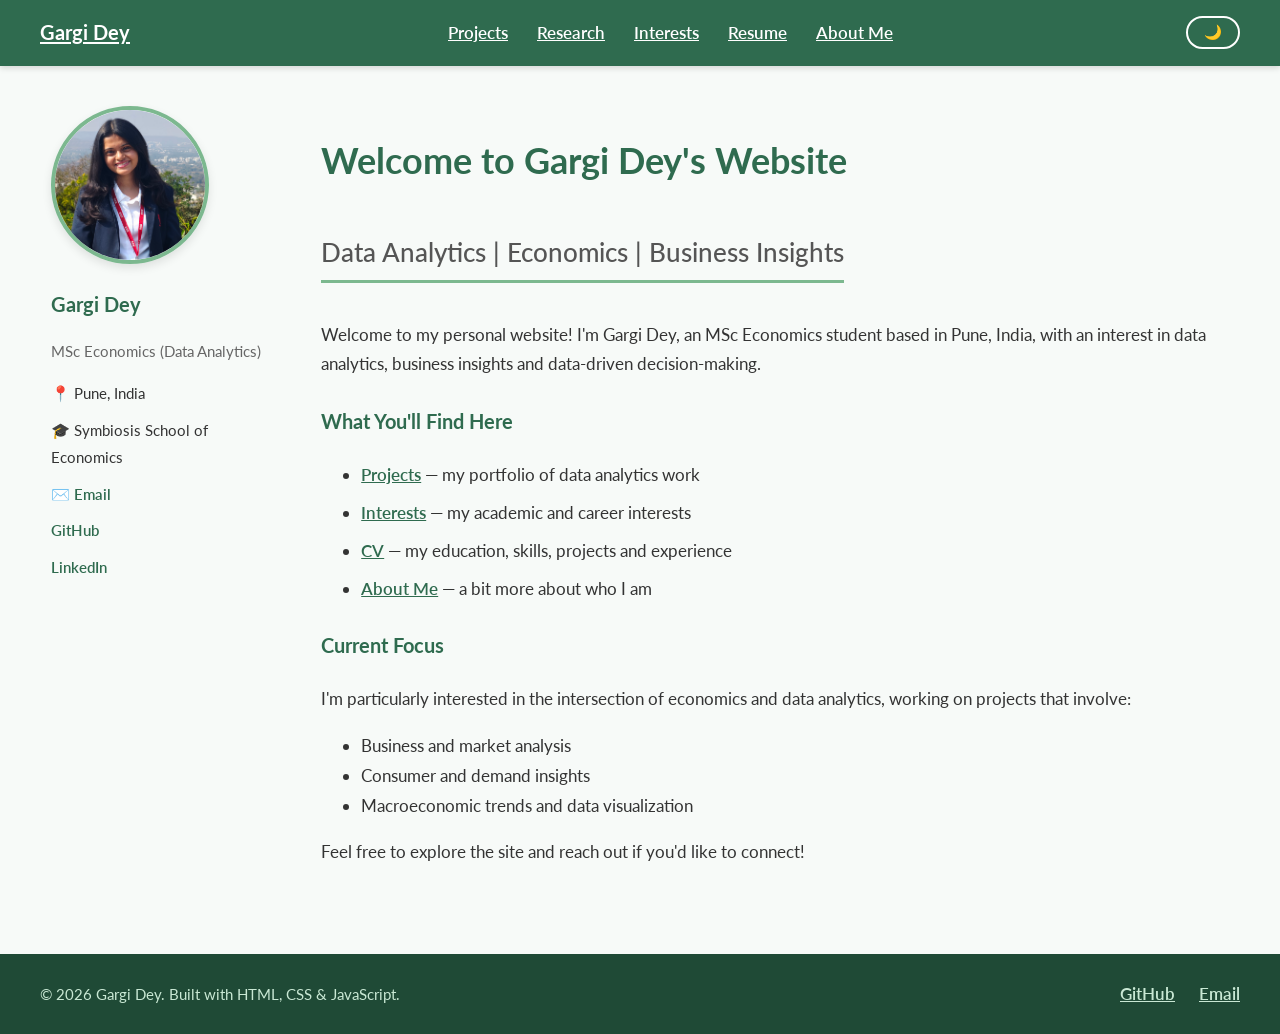
<file: index.html>
<!DOCTYPE html>
<html lang="en">
<head>
  <meta charset="UTF-8">
  <meta name="viewport" content="width=device-width, initial-scale=1.0">
  <title>Gargi Dey | Data Analyst</title>
  <link rel="icon" href="data:image/svg+xml,<svg xmlns='http://www.w3.org/2000/svg' viewBox='0 0 100 100'><polygon points='50,15 90,35 50,55 10,35' fill='%232F6B4F'/><polygon points='50,55 80,42 80,65 50,78 20,65 20,42' fill='%233E7C5A'/><circle cx='90' cy='35' r='3' fill='%232F6B4F'/><line x1='90' y1='35' x2='90' y2='55' stroke='%232F6B4F' stroke-width='2'/></svg>">
  <link rel="preconnect" href="https://fonts.googleapis.com">
  <link href="https://fonts.googleapis.com/css2?family=Lato:wght@400;600;700&display=swap" rel="stylesheet">
  <link rel="stylesheet" href="style.css">
</head>
<body>

  <nav class="navbar">
    <a href="index.html" class="site-title">Gargi Dey</a>
    <div class="nav-links">
      <a href="projects.html">Projects</a>
      <a href="research.html">Research</a>
      <a href="interests.html">Interests</a>
      <a href="Resume.html">Resume</a>
      <a href="about.html">About Me</a>
    </div>
    <button id="theme-toggle">🌙</button>
  </nav>

  <div class="page-layout">
    <aside class="sidebar">
      <img src="image.png.jpeg" alt="Gargi Dey" class="profile-pic">
      <h2>Gargi Dey</h2>
      <p class="role">MSc Economics (Data Analytics)</p>
      <ul class="sidebar-links">
        <li>📍 Pune, India</li>
        <li>🎓 Symbiosis School of Economics</li>
        <li>✉️ <a href="mailto:gargi24.dey@gmail.com">Email</a></li>
        <li><a href="https://github.com/gargi24dey-cmd" target="_blank">GitHub</a></li>
        <li><a href="https://www.linkedin.com/in/gargi-dey-1a9018377/" target="_blank">LinkedIn</a></li>
      </ul>
    </aside>

    <div class="page-content">
      <h1>Welcome to Gargi Dey's Website</h1>
      <h2 class="subtitle">Data Analytics | Economics | Business Insights</h2>
      <p>
        Welcome to my personal website! I'm Gargi Dey, an MSc Economics student
        based in Pune, India, with an interest in data analytics, business insights and
        data-driven decision-making.
      </p>

      <h3>What You'll Find Here</h3>
      <ul class="find-here-list">
        <li><a href="projects.html">Projects</a> — my portfolio of data analytics work</li>
        <li><a href="interests.html">Interests</a> — my academic and career interests</li>
        <li><a href="cv.html">CV</a> — my education, skills, projects and experience</li>
        <li><a href="about.html">About Me</a> — a bit more about who I am</li>
      </ul>

      <h3>Current Focus</h3>
      <p>
        I'm particularly interested in the intersection of economics and data analytics, 
        working on projects that involve:</p>
        <ul>
          <li> Business and market analysis</li>
        
          <li> Consumer and demand insights</li>
        
          <li> Macroeconomic trends and data visualization</li>
          
        </ul>

      <p>Feel free to explore the site and reach out if you'd like to connect!</p>
    </div>
  </div>

    <footer class="site-footer">
    <div class="footer-content">
      <p class="footer-copy">&copy; 2026 Gargi Dey. Built with HTML, CSS &amp; JavaScript.</p>
      <div class="footer-links">
        <a href="https://github.com/gargi24dey-cmd" target="_blank">GitHub</a>
        <a href="mailto:gargi.dey.2025@sse.ac.in">Email</a>
      </div>
    </div>
  </footer>

  <script src="theme.js"></script>
</body>
</html>
</file>
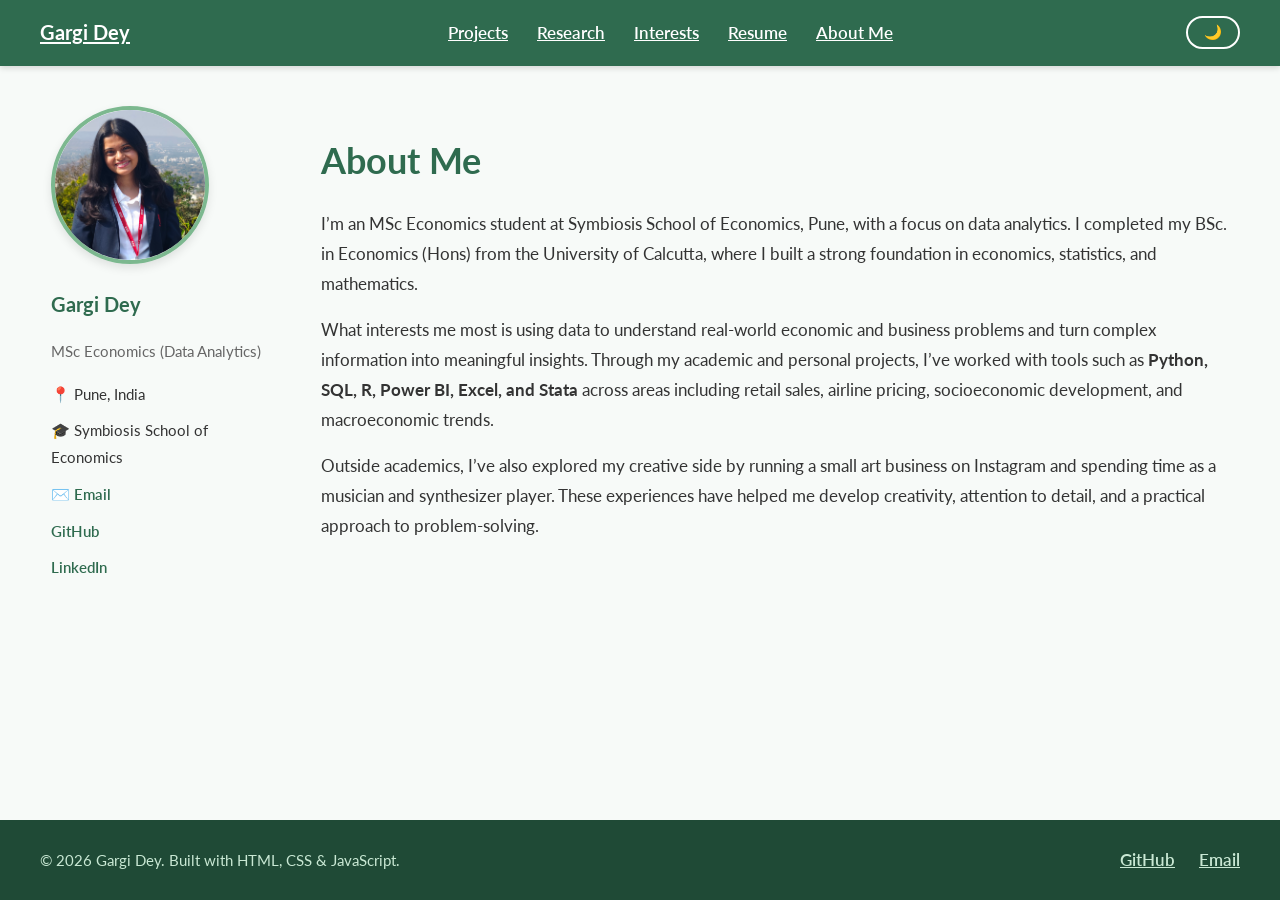
<file: about.html>
<!DOCTYPE html>
<html lang="en">
<head>
  <meta charset="UTF-8">
  <meta name="viewport" content="width=device-width, initial-scale=1.0">
  <title>About Me - Gargi Dey</title>
  <link rel="icon" href="data:image/svg+xml,<svg xmlns='http://www.w3.org/2000/svg' viewBox='0 0 100 100'><polygon points='50,15 90,35 50,55 10,35' fill='%232F6B4F'/><polygon points='50,55 80,42 80,65 50,78 20,65 20,42' fill='%233E7C5A'/><circle cx='90' cy='35' r='3' fill='%232F6B4F'/><line x1='90' y1='35' x2='90' y2='55' stroke='%232F6B4F' stroke-width='2'/></svg>">
  <link rel="preconnect" href="https://fonts.googleapis.com">
  <link href="https://fonts.googleapis.com/css2?family=Lato:wght@400;600;700&display=swap" rel="stylesheet">
  <link rel="stylesheet" href="style.css">
</head>
<body>

  <nav class="navbar">
    <a href="index.html" class="site-title">Gargi Dey</a>
    <div class="nav-links">
      <a href="projects.html">Projects</a>
      <a href="research.html">Research</a>
      <a href="interests.html">Interests</a>
      <a href="Resume.html">Resume</a>
      <a href="about.html">About Me</a>
    </div>
    <button id="theme-toggle">🌙</button>
  </nav>

  <div class="page-layout">
    <aside class="sidebar">
      <img src="image.png.jpeg" alt="Gargi Dey" class="profile-pic">
      <h2>Gargi Dey</h2>
      <p class="role">MSc Economics (Data Analytics)</p>
      <ul class="sidebar-links">
        <li>📍 Pune, India</li>
        <li>🎓 Symbiosis School of Economics</li>
        <li>✉️ <a href="mailto:gargi.dey.2025@sse.ac.in">Email</a></li>
        <li><a href="https://github.com/gargi24dey-cmd" target="_blank">GitHub</a></li>
        <li><a href="#" target="_blank">LinkedIn</a></li>
      </ul>
    </aside>

    <div class="page-content">
      <h1>About Me</h1>
      <p>
        I’m an MSc Economics student at Symbiosis School of Economics, Pune,
        with a focus on data analytics. I completed my BSc. in Economics (Hons)
        from the University of Calcutta, where I built a strong foundation in
        economics, statistics, and mathematics.
    </p>

    <p>
        What interests me most is using data to understand real-world economic
        and business problems and turn complex information into meaningful
        insights. Through my academic and personal projects, I’ve worked with
        tools such as <strong>Python, SQL, R, Power BI, Excel, and Stata</strong>
        across areas including retail sales, airline pricing, socioeconomic
        development, and macroeconomic trends.
    </p>

    <p>
        Outside academics, I’ve also explored my creative side by running a
        small art business on Instagram and spending time as a musician and
        synthesizer player. These experiences have helped me develop creativity,
        attention to detail, and a practical approach to problem-solving.
    </p>
    </div>
  </div>

  <footer class="site-footer">
    <div class="footer-content">
      <p class="footer-copy">&copy; 2026 Gargi Dey. Built with HTML, CSS &amp; JavaScript.</p>
      <div class="footer-links">
        <a href="https://github.com/gargi24dey-cmd" target="_blank">GitHub</a>
        <a href="mailto:gargi.dey.2025@sse.ac.in">Email</a>
      </div>
    </div>
  </footer>

  <script src="theme.js"></script>
</body>
</html>
</file>
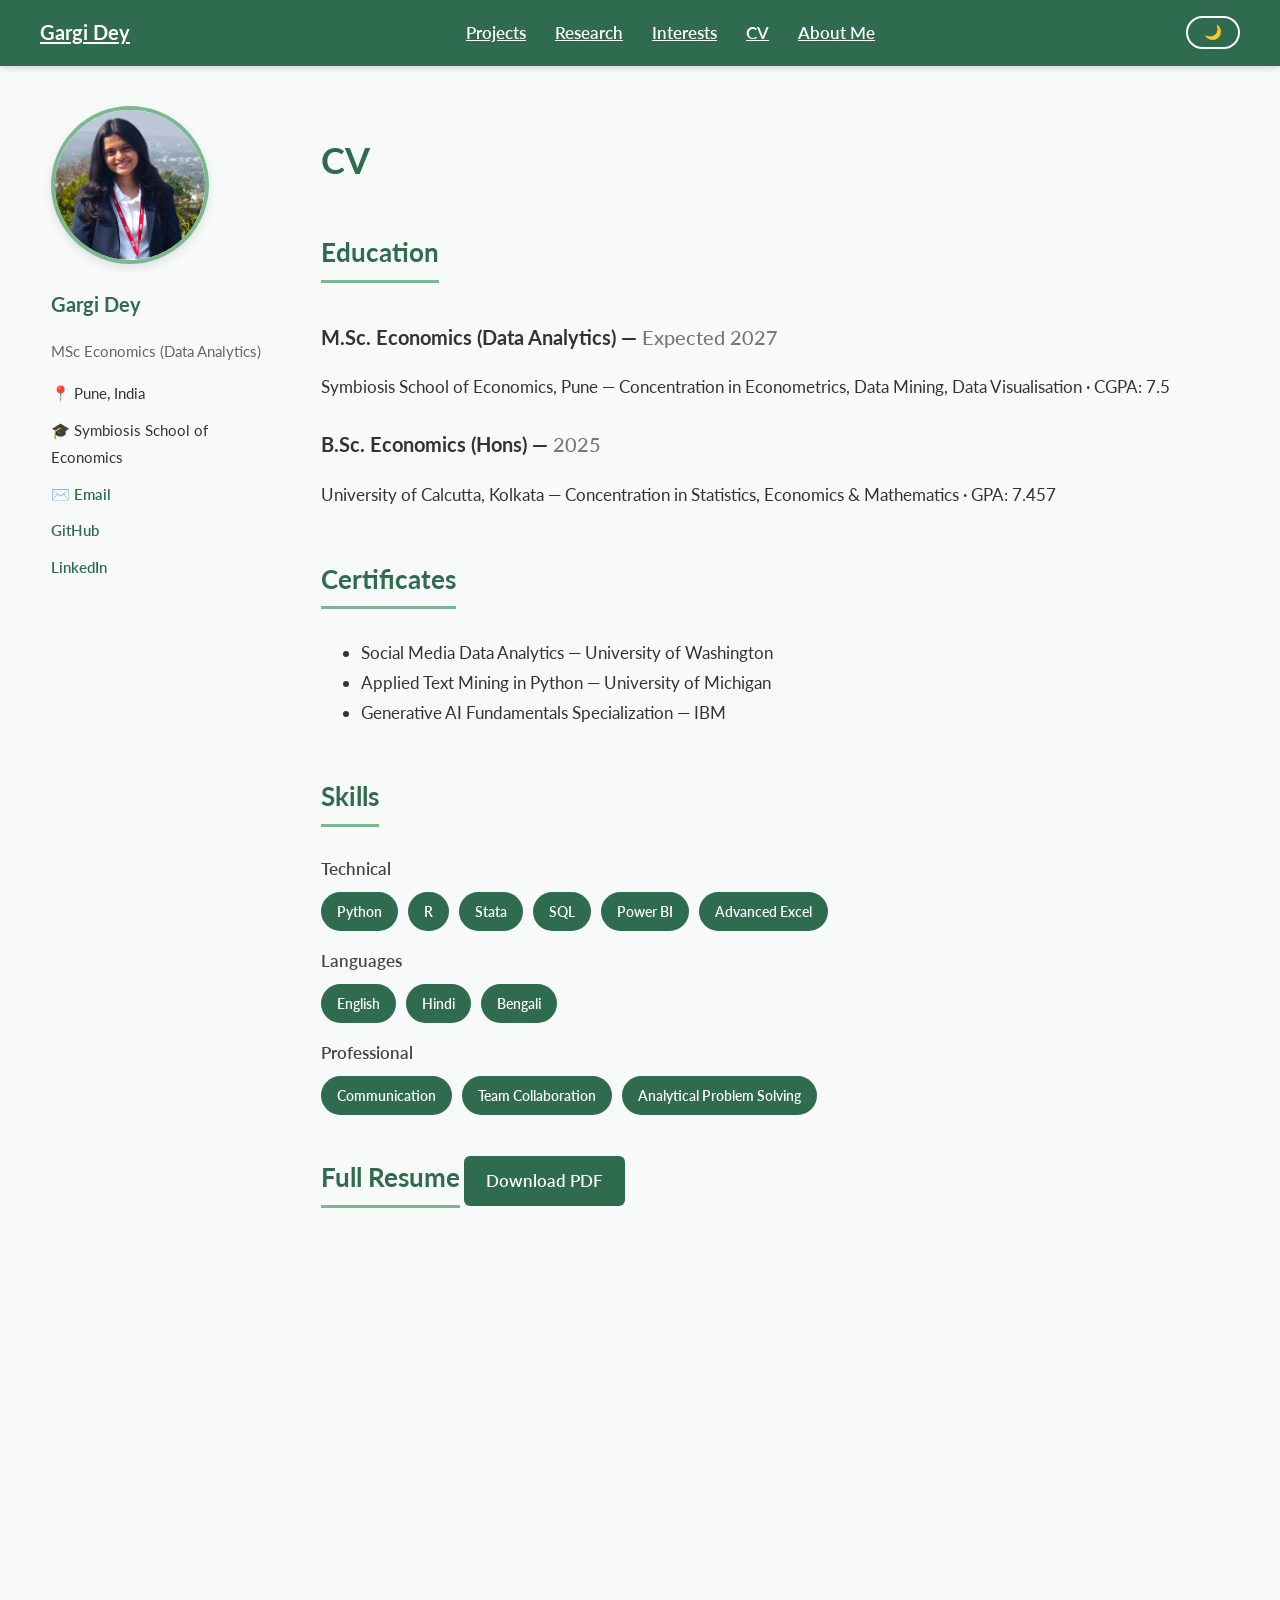
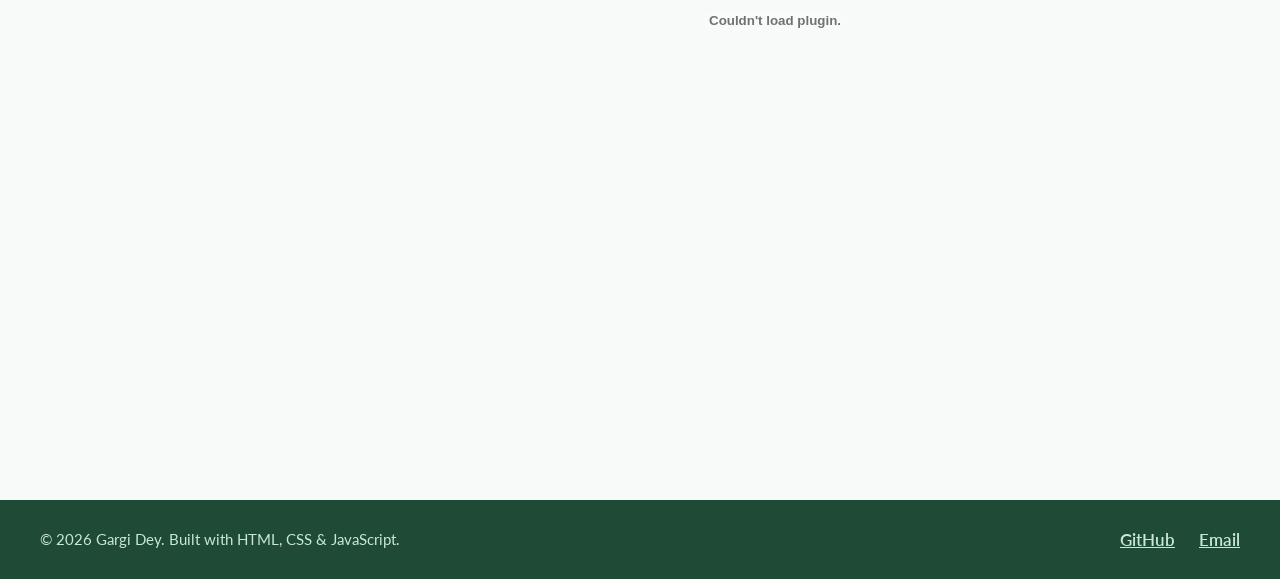
<file: cv.html>
<!DOCTYPE html>
<html lang="en">
<head>
  <meta charset="UTF-8">
  <meta name="viewport" content="width=device-width, initial-scale=1.0">
  <title>CV - Gargi Dey</title>
  <link rel="icon" href="data:image/svg+xml,<svg xmlns='http://www.w3.org/2000/svg' viewBox='0 0 100 100'><polygon points='50,15 90,35 50,55 10,35' fill='%232F6B4F'/><polygon points='50,55 80,42 80,65 50,78 20,65 20,42' fill='%233E7C5A'/><circle cx='90' cy='35' r='3' fill='%232F6B4F'/><line x1='90' y1='35' x2='90' y2='55' stroke='%232F6B4F' stroke-width='2'/></svg>">
  <link rel="preconnect" href="https://fonts.googleapis.com">
  <link href="https://fonts.googleapis.com/css2?family=Lato:wght@400;600;700&display=swap" rel="stylesheet">
  <link rel="stylesheet" href="style.css">
</head>
<body>

  <nav class="navbar">
    <a href="index.html" class="site-title">Gargi Dey</a>
    <div class="nav-links">
      <a href="projects.html">Projects</a>
      <a href="research.html">Research</a>
      <a href="interests.html">Interests</a>
      <a href="cv.html">CV</a>
      <a href="about.html">About Me</a>
    </div>
    <button id="theme-toggle">🌙</button>
  </nav>

  <div class="page-layout">
    <aside class="sidebar">
      <img src="image.png.jpeg" alt="Gargi Dey" class="profile-pic">
      <h2>Gargi Dey</h2>
      <p class="role">MSc Economics (Data Analytics)</p>
      <ul class="sidebar-links">
        <li>📍 Pune, India</li>
        <li>🎓 Symbiosis School of Economics</li>
        <li>✉️ <a href="mailto:gargi.dey.2025@sse.ac.in">Email</a></li>
        <li><a href="https://github.com/gargi24dey-cmd" target="_blank">GitHub</a></li>
        <li><a href="#" target="_blank">LinkedIn</a></li>
      </ul>
    </aside>

    <div class="page-content">
      <h1>CV</h1>

      <h2>Education</h2>
      <div class="edu-entry">
        <h3>M.Sc. Economics (Data Analytics) — <span class="edu-date">Expected 2027</span></h3>
        <p>Symbiosis School of Economics, Pune — Concentration in Econometrics, Data Mining, Data Visualisation · CGPA: 7.5</p>
      </div>
      <div class="edu-entry">
        <h3>B.Sc. Economics (Hons) — <span class="edu-date">2025</span></h3>
        <p>University of Calcutta, Kolkata — Concentration in Statistics, Economics & Mathematics · GPA: 7.457</p>
      </div>

      <h2>Certificates</h2>
      <ul>
        <li>Social Media Data Analytics — University of Washington</li>
        <li>Applied Text Mining in Python — University of Michigan</li>
        <li>Generative AI Fundamentals Specialization — IBM</li>
      </ul>

      <h2>Skills</h2>
      <p class="skill-subheading">Technical</p>
      <div class="skills-list">
        <span class="skill-tag">Python</span>
        <span class="skill-tag">R</span>
        <span class="skill-tag">Stata</span>
        <span class="skill-tag">SQL</span>
        <span class="skill-tag">Power BI</span>
        <span class="skill-tag">Advanced Excel</span>
      </div>

      <p class="skill-subheading">Languages</p>
      <div class="skills-list">
        <span class="skill-tag">English</span>
        <span class="skill-tag">Hindi</span>
        <span class="skill-tag">Bengali</span>
      </div>

      <p class="skill-subheading">Professional</p>
      <div class="skills-list">
        <span class="skill-tag">Communication</span>
        <span class="skill-tag">Team Collaboration</span>
        <span class="skill-tag">Analytical Problem Solving</span>
      </div>

      <h2>Full Resume</h2>
      <a href="CV .pdf" download class="download-btn">Download PDF</a>
      <embed src="CV .pdf" type="application/pdf" width="100%" height="800px">
    </div>
  </div>

   <footer class="site-footer">
    <div class="footer-content">
      <p class="footer-copy">&copy; 2026 Gargi Dey. Built with HTML, CSS &amp; JavaScript.</p>
      <div class="footer-links">
        <a href="https://github.com/gargi24dey-cmd" target="_blank">GitHub</a>
        <a href="mailto:gargi.dey.2025@sse.ac.in">Email</a>
      </div>
    </div>
  </footer>

  <script src="theme.js"></script>
</body>
</html>
</file>
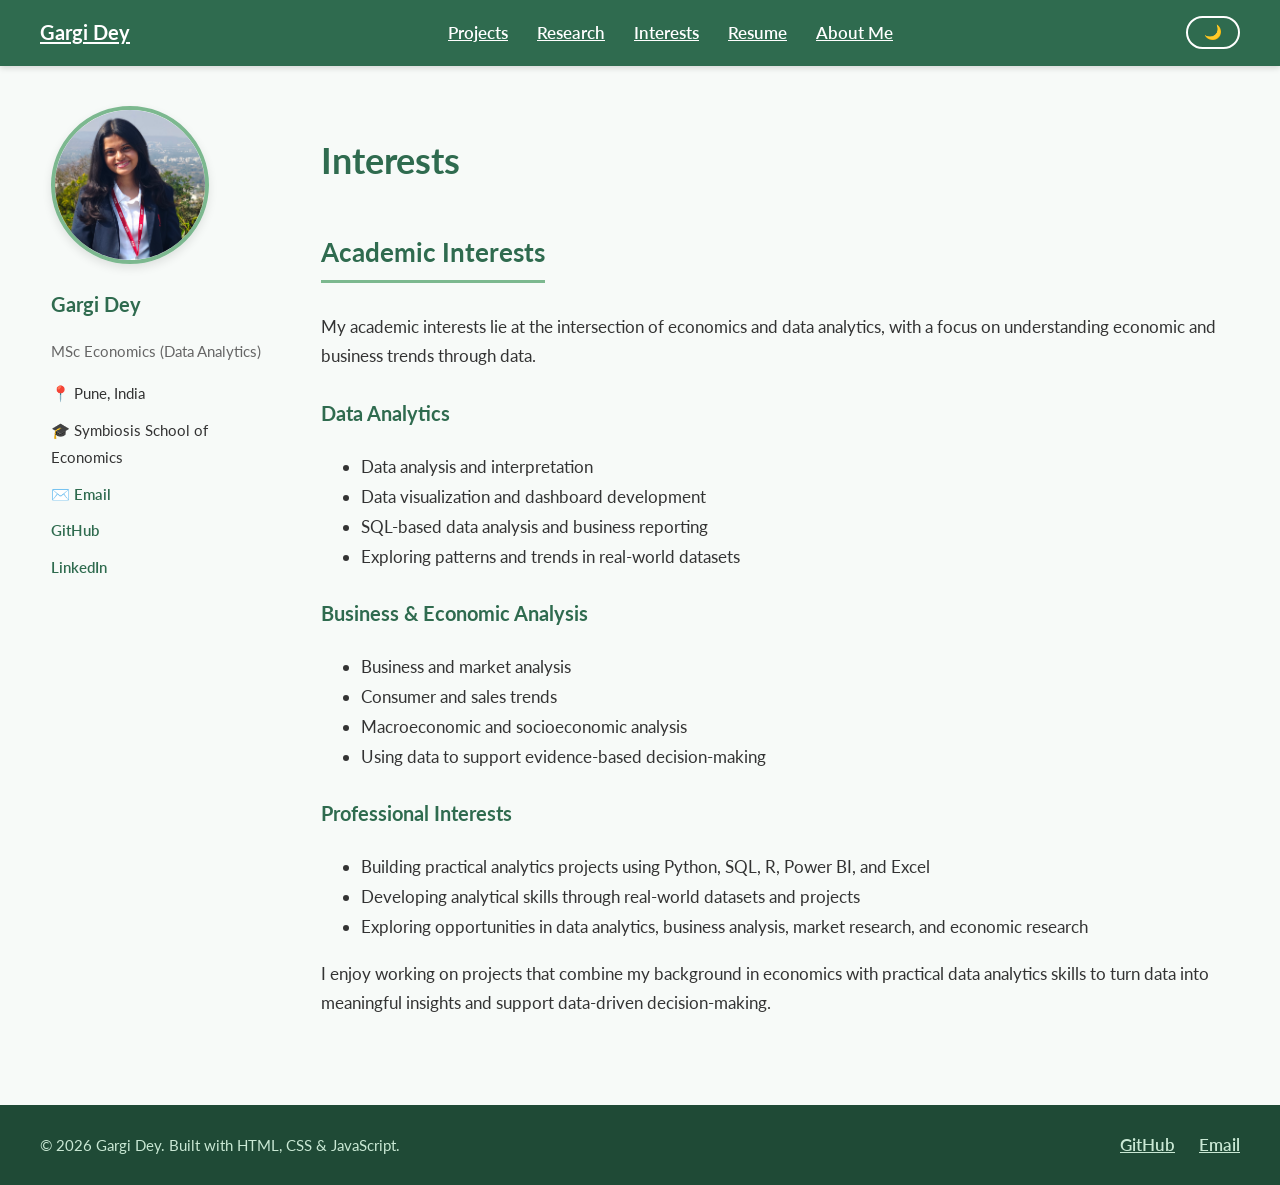
<file: interests.html>
<!DOCTYPE html>
<html lang="en">
<head>
  <meta charset="UTF-8">
  <meta name="viewport" content="width=device-width, initial-scale=1.0">
  <title>Interests - Gargi Dey</title>
  <link rel="icon" href="data:image/svg+xml,<svg xmlns='http://www.w3.org/2000/svg' viewBox='0 0 100 100'><polygon points='50,15 90,35 50,55 10,35' fill='%232F6B4F'/><polygon points='50,55 80,42 80,65 50,78 20,65 20,42' fill='%233E7C5A'/><circle cx='90' cy='35' r='3' fill='%232F6B4F'/><line x1='90' y1='35' x2='90' y2='55' stroke='%232F6B4F' stroke-width='2'/></svg>">
  <link rel="preconnect" href="https://fonts.googleapis.com">
  <link href="https://fonts.googleapis.com/css2?family=Lato:wght@400;600;700&display=swap" rel="stylesheet">
  <link rel="stylesheet" href="style.css">
</head>
<body>

  <nav class="navbar">
    <a href="index.html" class="site-title">Gargi Dey</a>
    <div class="nav-links">
      <a href="projects.html">Projects</a>
      <a href="research.html">Research</a>
      <a href="interests.html">Interests</a>
      <a href="Resume.html">Resume</a>
      <a href="about.html">About Me</a>
    </div>
    <button id="theme-toggle">🌙</button>
  </nav>

  <div class="page-layout">
    <aside class="sidebar">
      <img src="image.png.jpeg" alt="Gargi Dey" class="profile-pic">
      <h2>Gargi Dey</h2>
      <p class="role">MSc Economics (Data Analytics)</p>
      <ul class="sidebar-links">
        <li>📍 Pune, India</li>
        <li>🎓 Symbiosis School of Economics</li>
        <li>✉️ <a href="mailto:gargi.dey.2025@sse.ac.in">Email</a></li>
        <li><a href="https://github.com/gargi24dey-cmd" target="_blank">GitHub</a></li>
        <li><a href="#" target="_blank">LinkedIn</a></li>
      </ul>
    </aside>

    <div class="page-content">
      <h1>Interests</h1>

      <h2>Academic Interests</h2>
    <p>
        My academic interests lie at the intersection of economics and data analytics,
        with a focus on understanding economic and business trends through data.
    </p>

    <h3>Data Analytics</h3>
    <ul>
        <li>Data analysis and interpretation</li>
        <li>Data visualization and dashboard development</li>
        <li>SQL-based data analysis and business reporting</li>
        <li>Exploring patterns and trends in real-world datasets</li>
    </ul>

    <h3>Business &amp; Economic Analysis</h3>
    <ul>
        <li>Business and market analysis</li>
        <li>Consumer and sales trends</li>
        <li>Macroeconomic and socioeconomic analysis</li>
        <li>Using data to support evidence-based decision-making</li>
    </ul>

    <h3>Professional Interests</h3>
    <ul>
        <li>Building practical analytics projects using Python, SQL, R, Power BI, and Excel</li>
        <li>Developing analytical skills through real-world datasets and projects</li>
        <li>Exploring opportunities in data analytics, business analysis, market research, and economic research</li>
    </ul>

    <p>
        I enjoy working on projects that combine my background in economics with
        practical data analytics skills to turn data into meaningful insights and
        support data-driven decision-making.
    </p>
    </div>
  </div>

  <footer class="site-footer">
    <div class="footer-content">
      <p class="footer-copy">&copy; 2026 Gargi Dey. Built with HTML, CSS &amp; JavaScript.</p>
      <div class="footer-links">
        <a href="https://github.com/gargi24dey-cmd" target="_blank">GitHub</a>
        <a href="mailto:gargi.dey.2025@sse.ac.in">Email</a>
      </div>
    </div>
  </footer>

  <script src="theme.js"></script>
</body>
</html>
</file>
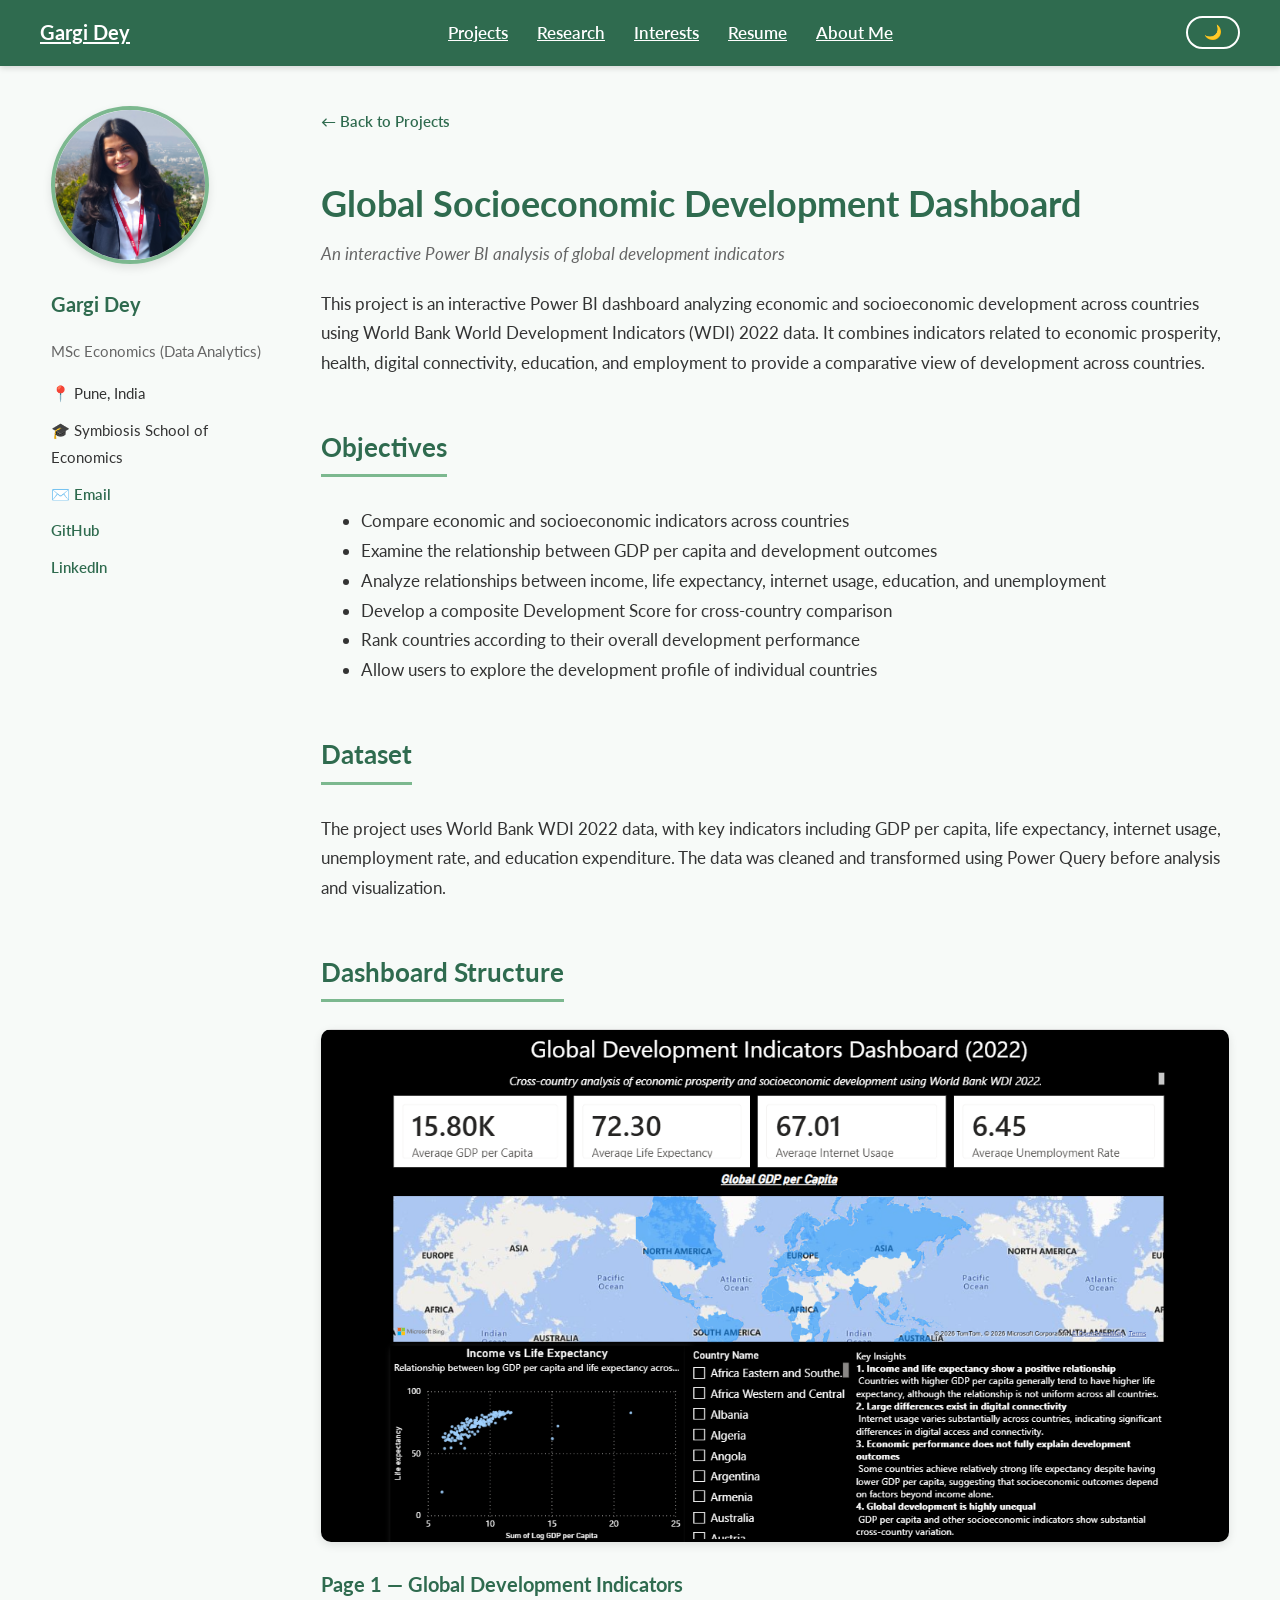
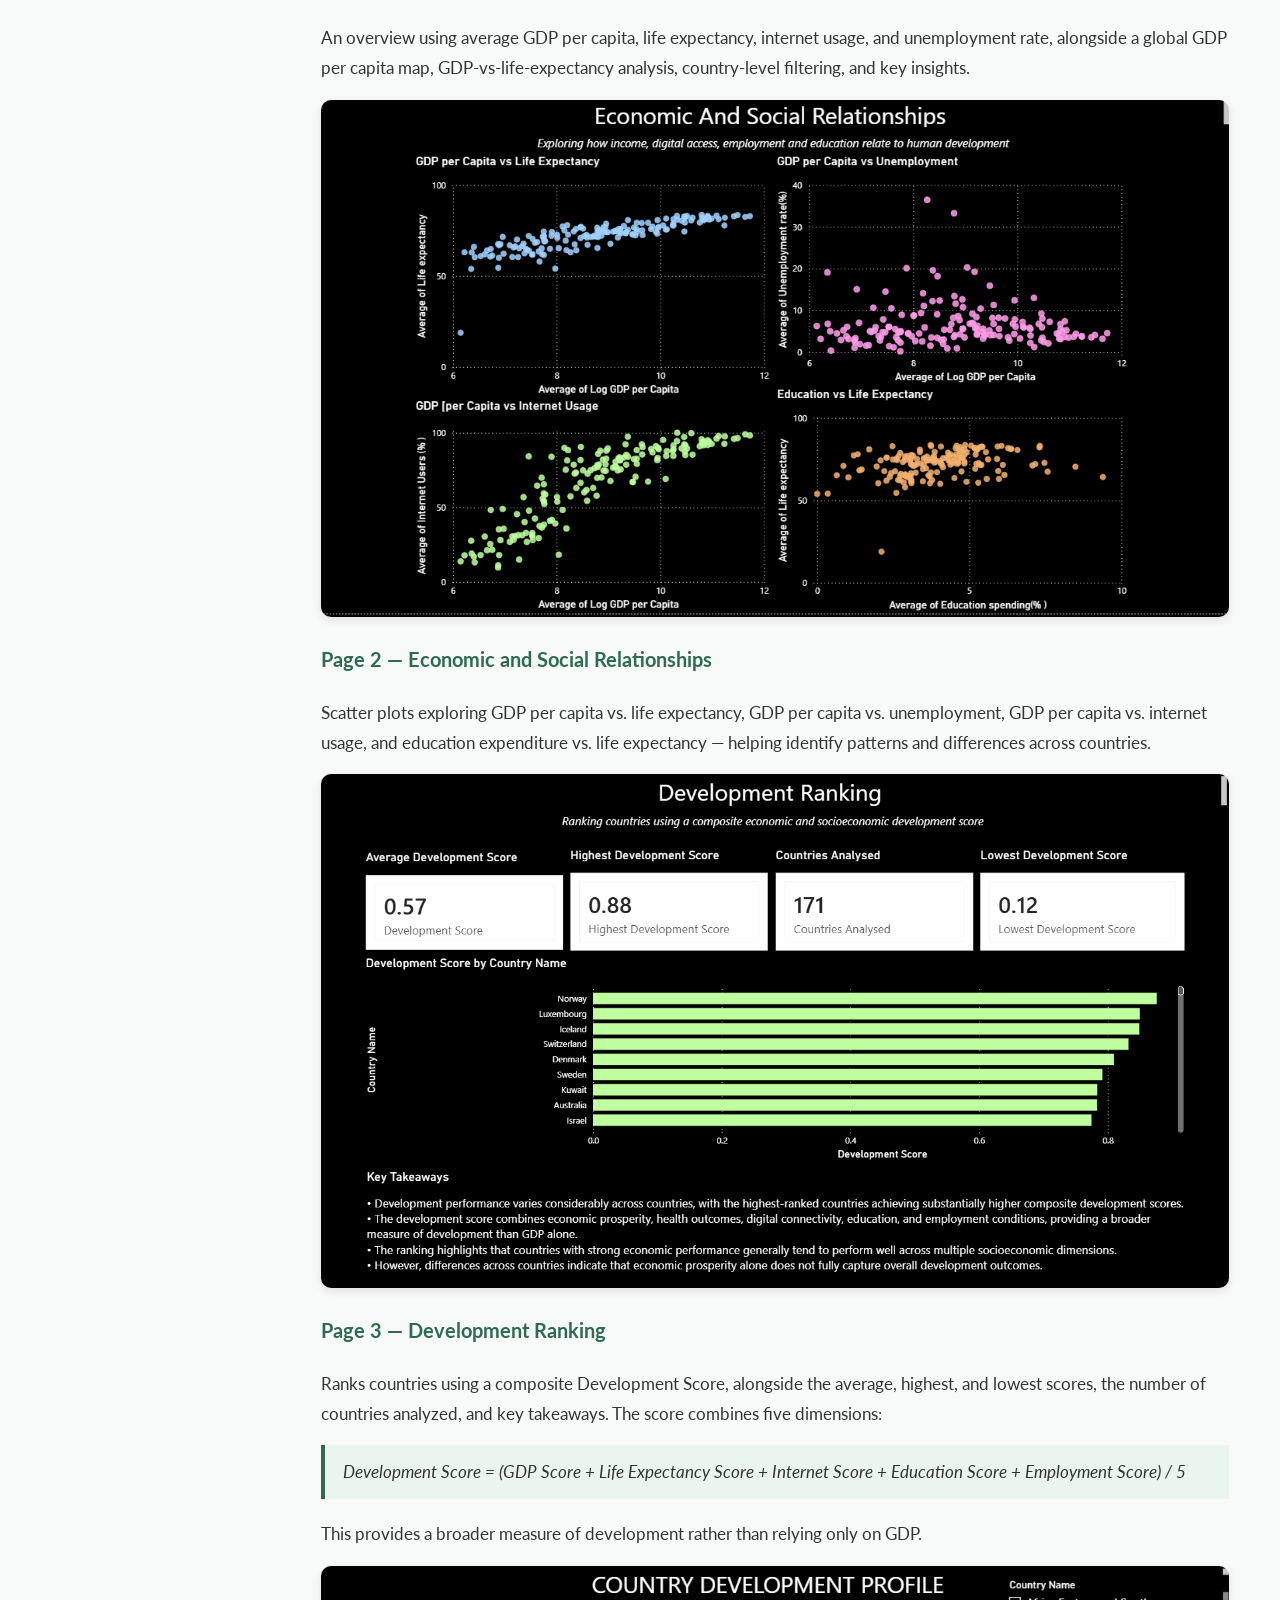
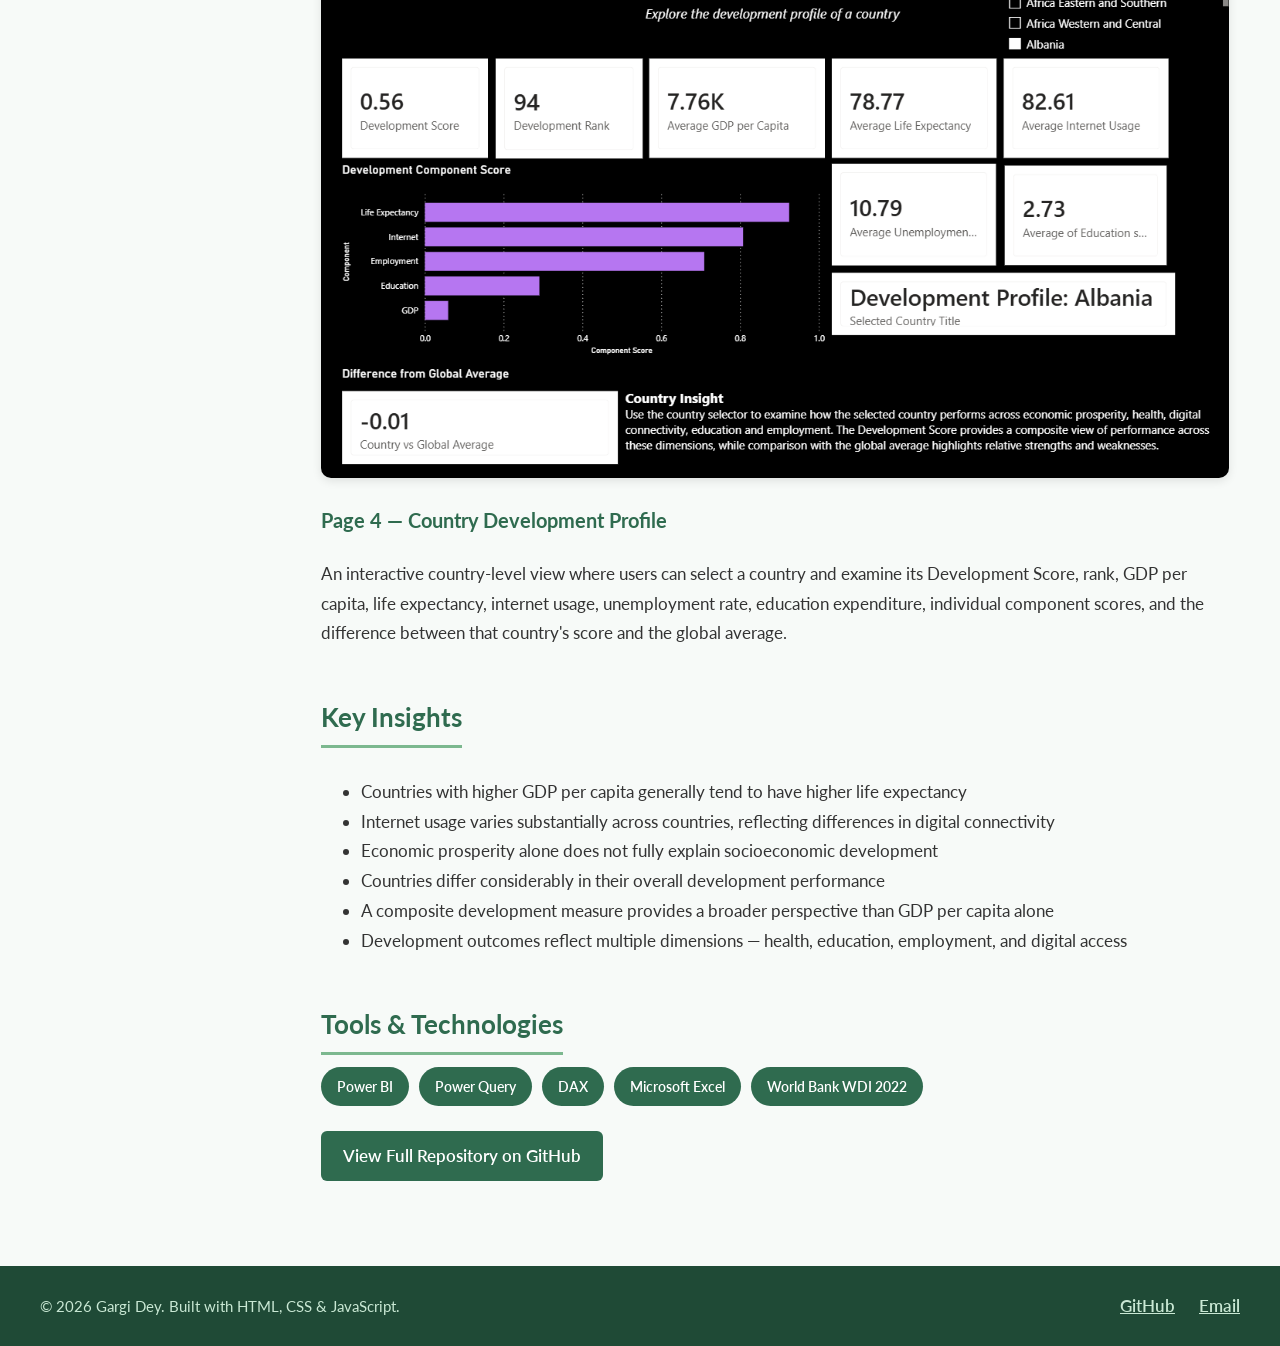
<file: project-global-development-dashboard.html>
<!DOCTYPE html>
<html lang="en">
<head>
  <meta charset="UTF-8">
  <meta name="viewport" content="width=device-width, initial-scale=1.0">
  <title>Global Socioeconomic Development Dashboard - Gargi Dey</title>
  <link rel="icon" href="data:image/svg+xml,<svg xmlns='http://www.w3.org/2000/svg' viewBox='0 0 100 100'><polygon points='50,15 90,35 50,55 10,35' fill='%232F6B4F'/><polygon points='50,55 80,42 80,65 50,78 20,65 20,42' fill='%233E7C5A'/><circle cx='90' cy='35' r='3' fill='%232F6B4F'/><line x1='90' y1='35' x2='90' y2='55' stroke='%232F6B4F' stroke-width='2'/></svg>">
  <link rel="preconnect" href="https://fonts.googleapis.com">
  <link href="https://fonts.googleapis.com/css2?family=Lato:wght@400;600;700&display=swap" rel="stylesheet">
  <link rel="stylesheet" href="style.css">
</head>
<body>

  <nav class="navbar">
    <a href="index.html" class="site-title">Gargi Dey</a>
    <div class="nav-links">
      <a href="projects.html">Projects</a>
      <a href="research.html">Research</a>
      <a href="interests.html">Interests</a>
      <a href="Resume.html">Resume</a>
      <a href="about.html">About Me</a>
    </div>
    <button id="theme-toggle">🌙</button>
  </nav>

  <div class="page-layout">
    <aside class="sidebar">
      <img src="image.png.jpeg" alt="Gargi Dey" class="profile-pic">
      <h2>Gargi Dey</h2>
      <p class="role">MSc Economics (Data Analytics)</p>
      <ul class="sidebar-links">
        <li>📍 Pune, India</li>
        <li>🎓 Symbiosis School of Economics</li>
        <li>✉️ <a href="mailto:gargi.dey.2025@sse.ac.in">Email</a></li>
        <li><a href="https://github.com/gargi24dey-cmd" target="_blank">GitHub</a></li>
        <li><a href="#" target="_blank">LinkedIn</a></li>
      </ul>
    </aside>

    <div class="page-content">
      <a href="projects.html" class="back-link">← Back to Projects</a>
      <h1>Global Socioeconomic Development Dashboard</h1>
      <p class="project-subtitle">An interactive Power BI analysis of global development indicators</p>

      <p>
        This project is an interactive Power BI dashboard analyzing economic and socioeconomic
        development across countries using World Bank World Development Indicators (WDI) 2022 data.
        It combines indicators related to economic prosperity, health, digital connectivity, education,
        and employment to provide a comparative view of development across countries.
      </p>

      <h2>Objectives</h2>
      <ul>
        <li>Compare economic and socioeconomic indicators across countries</li>
        <li>Examine the relationship between GDP per capita and development outcomes</li>
        <li>Analyze relationships between income, life expectancy, internet usage, education, and unemployment</li>
        <li>Develop a composite Development Score for cross-country comparison</li>
        <li>Rank countries according to their overall development performance</li>
        <li>Allow users to explore the development profile of individual countries</li>
      </ul>

      <h2>Dataset</h2>
      <p>
        The project uses World Bank WDI 2022 data, with key indicators including GDP per capita, life
        expectancy, internet usage, unemployment rate, and education expenditure. The data was cleaned
        and transformed using Power Query before analysis and visualization.
      </p>

      <h2>Dashboard Structure</h2>
      <img src="images/Global Development Indicators.png" class="project-image">
      <h3>Page 1 — Global Development Indicators</h3>
      <p>
        An overview using average GDP per capita, life expectancy, internet usage, and unemployment
        rate, alongside a global GDP per capita map, GDP-vs-life-expectancy analysis, country-level
        filtering, and key insights.
      </p>
      <img src="images/Economic and Social Relationships.png" class="project-image">
      <h3>Page 2 — Economic and Social Relationships</h3>
      <p>
        Scatter plots exploring GDP per capita vs. life expectancy, GDP per capita vs. unemployment,
        GDP per capita vs. internet usage, and education expenditure vs. life expectancy — helping
        identify patterns and differences across countries.
      </p>
      <img src="images/Development Ranking.png" class="project-image">
      <h3>Page 3 — Development Ranking</h3>
      <p>
        Ranks countries using a composite Development Score, alongside the average, highest, and lowest
        scores, the number of countries analyzed, and key takeaways. The score combines five dimensions:
      </p>
      <p class="key-idea">
        Development Score = (GDP Score + Life Expectancy Score + Internet Score + Education Score + Employment Score) / 5
      </p>
      <p>This provides a broader measure of development rather than relying only on GDP.</p>
      <img src="images/Country Development Profile.png" class="project-image">
      <h3>Page 4 — Country Development Profile</h3>
      <p>
        An interactive country-level view where users can select a country and examine its Development
        Score, rank, GDP per capita, life expectancy, internet usage, unemployment rate, education
        expenditure, individual component scores, and the difference between that country's score and
        the global average.
      </p>

      <h2>Key Insights</h2>
      <ul>
        <li>Countries with higher GDP per capita generally tend to have higher life expectancy</li>
        <li>Internet usage varies substantially across countries, reflecting differences in digital connectivity</li>
        <li>Economic prosperity alone does not fully explain socioeconomic development</li>
        <li>Countries differ considerably in their overall development performance</li>
        <li>A composite development measure provides a broader perspective than GDP per capita alone</li>
        <li>Development outcomes reflect multiple dimensions — health, education, employment, and digital access</li>
      </ul>

      <h2>Tools & Technologies</h2>
      <div class="skills-list">
        <span class="skill-tag">Power BI</span>
        <span class="skill-tag">Power Query</span>
        <span class="skill-tag">DAX</span>
        <span class="skill-tag">Microsoft Excel</span>
        <span class="skill-tag">World Bank WDI 2022</span>
      </div>

      <a href="https://github.com/gargi24dey-cmd/global-development-dashboard" target="_blank" class="download-btn">View Full Repository on GitHub</a>
    </div>
  </div>

  <footer class="site-footer">
    <div class="footer-content">
      <p class="footer-copy">&copy; 2026 Gargi Dey. Built with HTML, CSS &amp; JavaScript.</p>
      <div class="footer-links">
        <a href="https://github.com/gargi24dey-cmd" target="_blank">GitHub</a>
        <a href="mailto:gargi.dey.2025@sse.ac.in">Email</a>
      </div>
    </div>
  </footer>

  <script src="theme.js"></script>
</body>
</html>
</file>
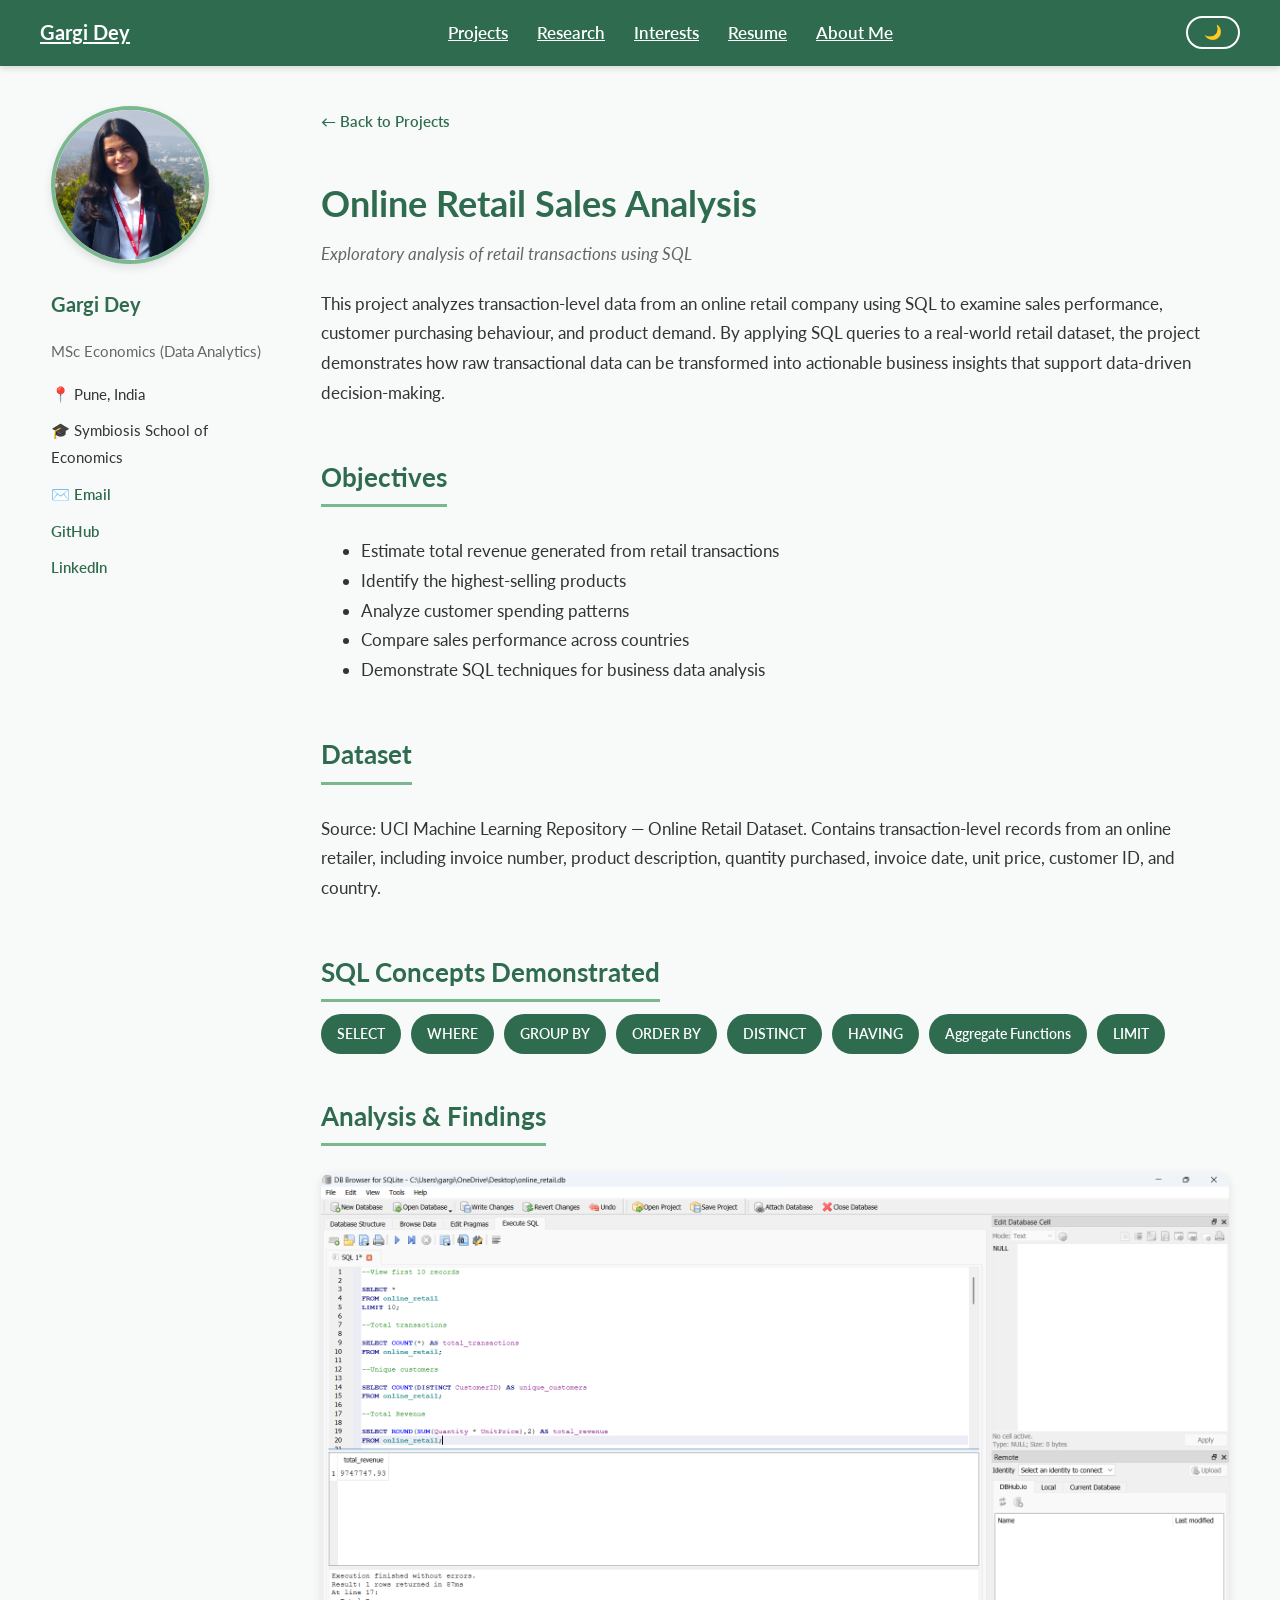
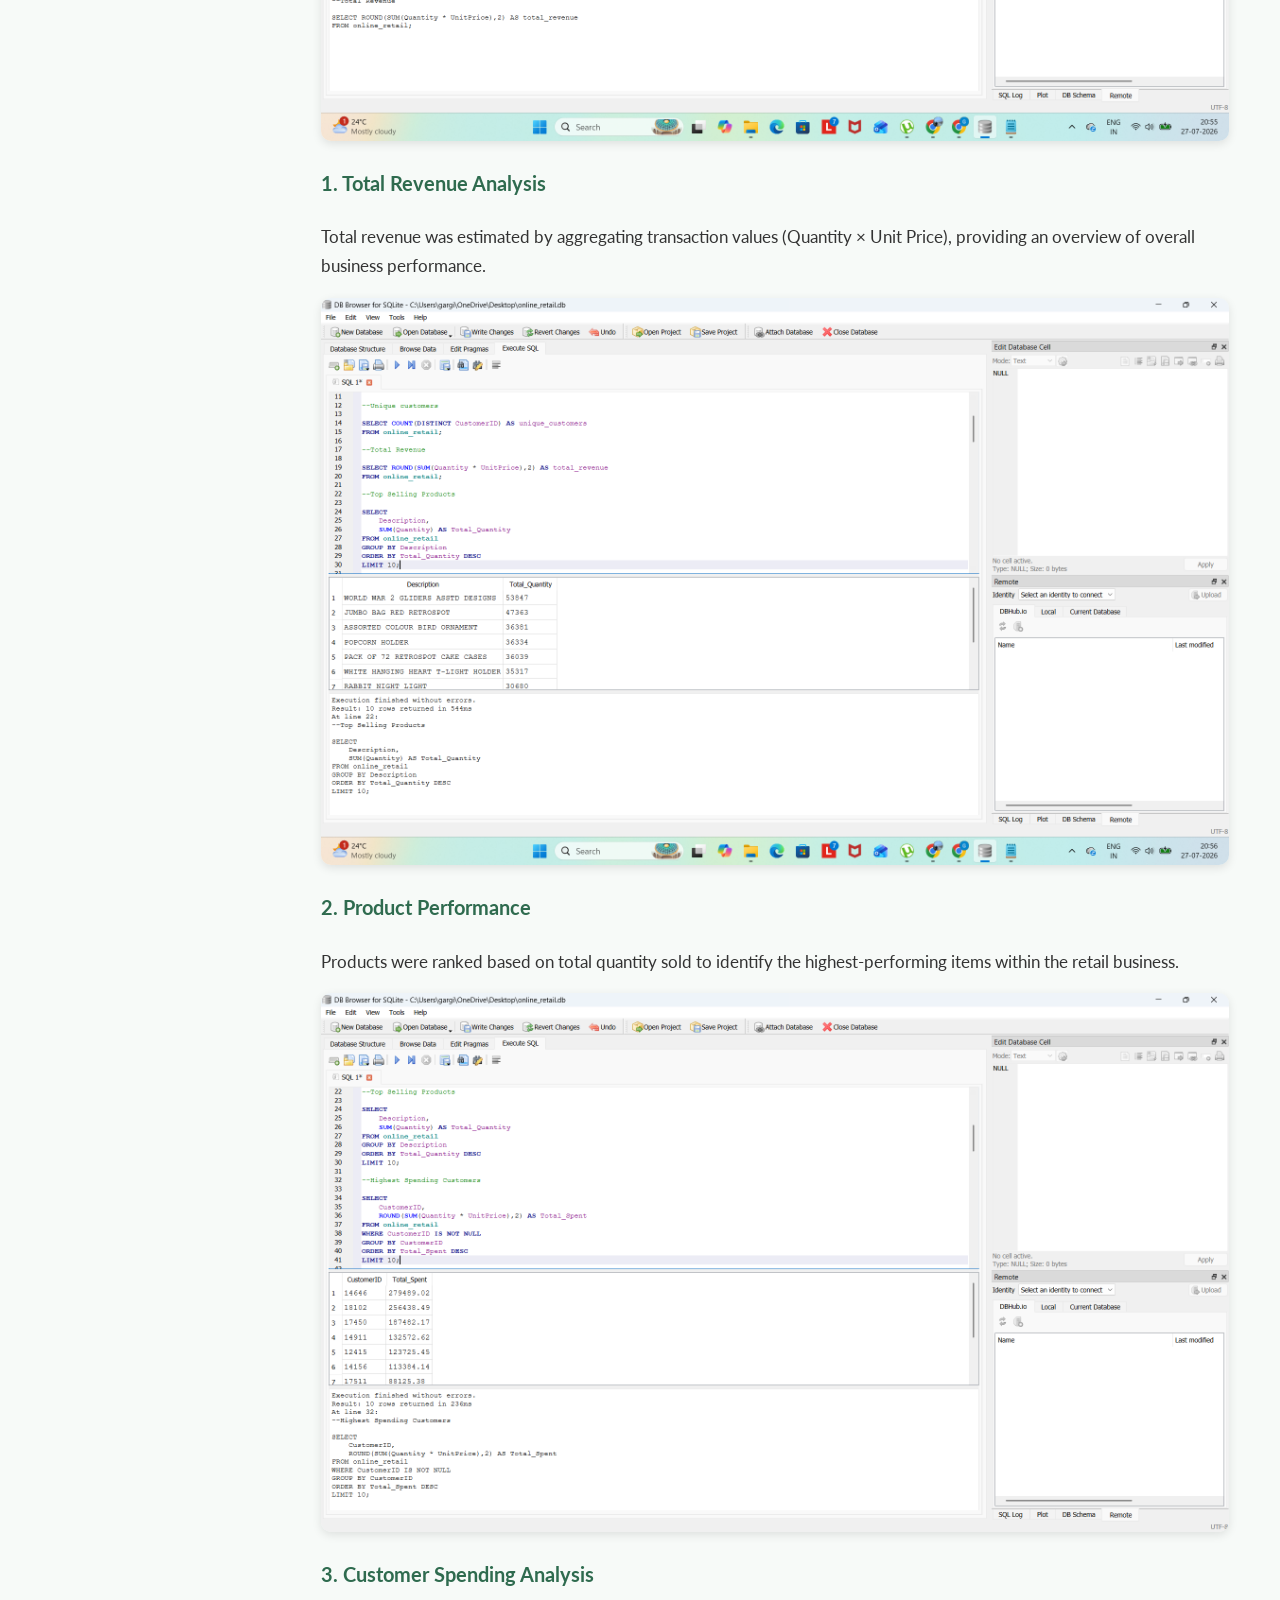
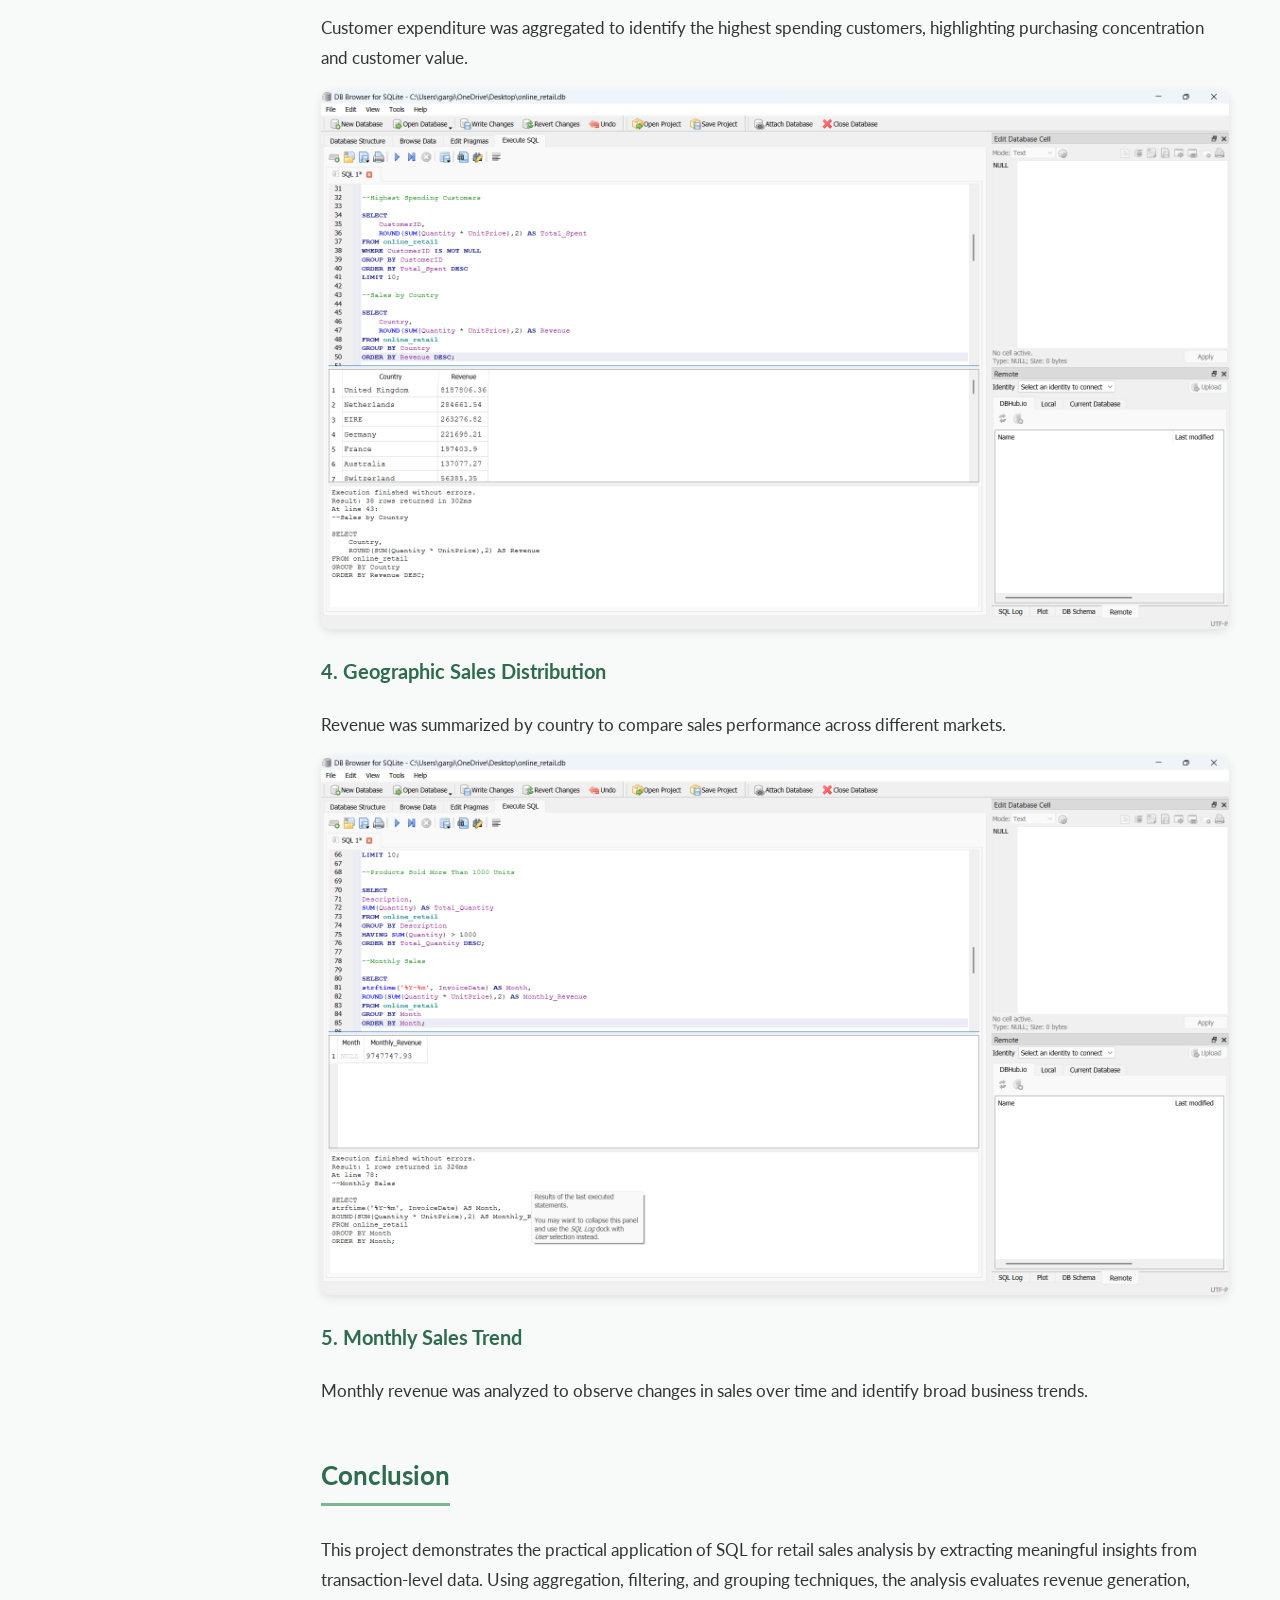
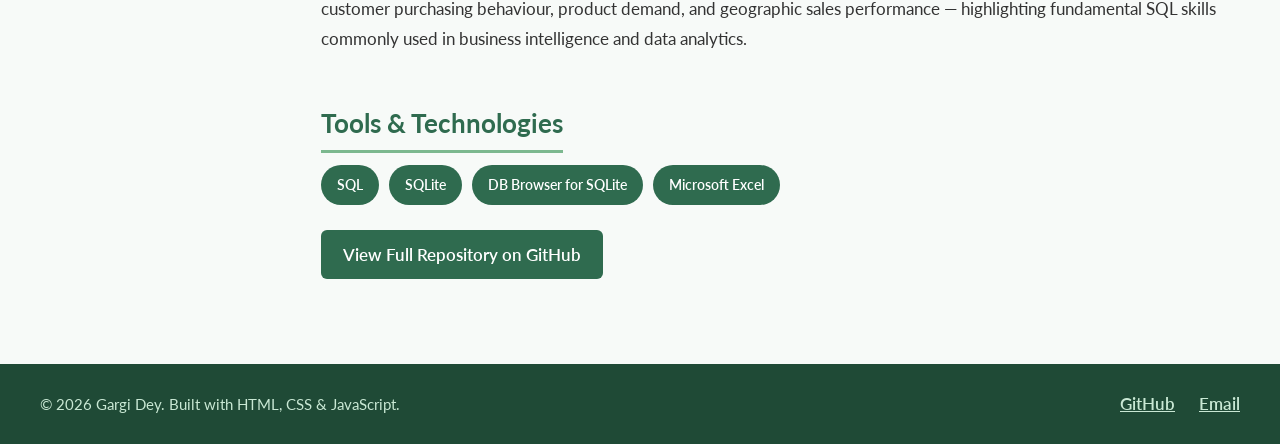
<file: project-online-retail-sales.html>
<!DOCTYPE html>
<html lang="en">
<head>
  <meta charset="UTF-8">
  <meta name="viewport" content="width=device-width, initial-scale=1.0">
  <title>Online Retail Sales Analysis - Gargi Dey</title>
  <link rel="icon" href="data:image/svg+xml,<svg xmlns='http://www.w3.org/2000/svg' viewBox='0 0 100 100'><polygon points='50,15 90,35 50,55 10,35' fill='%232F6B4F'/><polygon points='50,55 80,42 80,65 50,78 20,65 20,42' fill='%233E7C5A'/><circle cx='90' cy='35' r='3' fill='%232F6B4F'/><line x1='90' y1='35' x2='90' y2='55' stroke='%232F6B4F' stroke-width='2'/></svg>">
  <link rel="preconnect" href="https://fonts.googleapis.com">
  <link href="https://fonts.googleapis.com/css2?family=Lato:wght@400;600;700&display=swap" rel="stylesheet">
  <link rel="stylesheet" href="style.css">
</head>
<body>

  <nav class="navbar">
    <a href="index.html" class="site-title">Gargi Dey</a>
    <div class="nav-links">
      <a href="projects.html">Projects</a>
      <a href="research.html">Research</a>
      <a href="interests.html">Interests</a>
      <a href="Resume.html">Resume</a>
      <a href="about.html">About Me</a>
    </div>
    <button id="theme-toggle">🌙</button>
  </nav>

  <div class="page-layout">
    <aside class="sidebar">
      <img src="image.png.jpeg" alt="Gargi Dey" class="profile-pic">
      <h2>Gargi Dey</h2>
      <p class="role">MSc Economics (Data Analytics)</p>
      <ul class="sidebar-links">
        <li>📍 Pune, India</li>
        <li>🎓 Symbiosis School of Economics</li>
        <li>✉️ <a href="mailto:gargi.dey.2025@sse.ac.in">Email</a></li>
        <li><a href="https://github.com/gargi24dey-cmd" target="_blank">GitHub</a></li>
        <li><a href="#" target="_blank">LinkedIn</a></li>
      </ul>
    </aside>

    <div class="page-content">
      <a href="projects.html" class="back-link">← Back to Projects</a>
      <h1>Online Retail Sales Analysis</h1>
      <p class="project-subtitle">Exploratory analysis of retail transactions using SQL</p>

      <p>
        This project analyzes transaction-level data from an online retail company using SQL to
        examine sales performance, customer purchasing behaviour, and product demand. By applying SQL
        queries to a real-world retail dataset, the project demonstrates how raw transactional data can
        be transformed into actionable business insights that support data-driven decision-making.
      </p>

      <h2>Objectives</h2>
      <ul>
        <li>Estimate total revenue generated from retail transactions</li>
        <li>Identify the highest-selling products</li>
        <li>Analyze customer spending patterns</li>
        <li>Compare sales performance across countries</li>
        <li>Demonstrate SQL techniques for business data analysis</li>
      </ul>

      <h2>Dataset</h2>
      <p>
        Source: UCI Machine Learning Repository — Online Retail Dataset. Contains transaction-level
        records from an online retailer, including invoice number, product description, quantity
        purchased, invoice date, unit price, customer ID, and country.
      </p>

      <h2>SQL Concepts Demonstrated</h2>
      <div class="skills-list">
        <span class="skill-tag">SELECT</span>
        <span class="skill-tag">WHERE</span>
        <span class="skill-tag">GROUP BY</span>
        <span class="skill-tag">ORDER BY</span>
        <span class="skill-tag">DISTINCT</span>
        <span class="skill-tag">HAVING</span>
        <span class="skill-tag">Aggregate Functions</span>
        <span class="skill-tag">LIMIT</span>
      </div>

      <h2>Analysis & Findings</h2>
      <img src="images/total revenue.png" class="project-image">
      <h3>1. Total Revenue Analysis</h3>
      <p>Total revenue was estimated by aggregating transaction values (Quantity × Unit Price), providing an overview of overall business performance.</p>
      <img src="images/top selling products.png" class="project-image">
      <h3>2. Product Performance</h3>
      <p>Products were ranked based on total quantity sold to identify the highest-performing items within the retail business.</p>
      <img src="images/highest spending customers.png" class="project-image">
      <h3>3. Customer Spending Analysis</h3>
      <p>Customer expenditure was aggregated to identify the highest spending customers, highlighting purchasing concentration and customer value.</p>
      <img src="images/sales by country.png" class="project-image">
      <h3>4. Geographic Sales Distribution</h3>
      <p>Revenue was summarized by country to compare sales performance across different markets.</p>
      <img src="images/monthly sales.png" class="project-image">
      <h3>5. Monthly Sales Trend</h3>
      <p>Monthly revenue was analyzed to observe changes in sales over time and identify broad business trends.</p>

      <h2>Conclusion</h2>
      <p>
        This project demonstrates the practical application of SQL for retail sales analysis by
        extracting meaningful insights from transaction-level data. Using aggregation, filtering, and
        grouping techniques, the analysis evaluates revenue generation, customer purchasing behaviour,
        product demand, and geographic sales performance — highlighting fundamental SQL skills commonly
        used in business intelligence and data analytics.
      </p>

      <h2>Tools & Technologies</h2>
      <div class="skills-list">
        <span class="skill-tag">SQL</span>
        <span class="skill-tag">SQLite</span>
        <span class="skill-tag">DB Browser for SQLite</span>
        <span class="skill-tag">Microsoft Excel</span>
      </div>

      <a href="https://github.com/gargi24dey-cmd/online-retail-sales" target="_blank" class="download-btn">View Full Repository on GitHub</a>
    </div>
  </div>

   <footer class="site-footer">
    <div class="footer-content">
      <p class="footer-copy">&copy; 2026 Gargi Dey. Built with HTML, CSS &amp; JavaScript.</p>
      <div class="footer-links">
        <a href="https://github.com/gargi24dey-cmd" target="_blank">GitHub</a>
        <a href="mailto:gargi.dey.2025@sse.ac.in">Email</a>
      </div>
    </div>
  </footer>

  <script src="theme.js"></script>
</body>
</html>
</file>
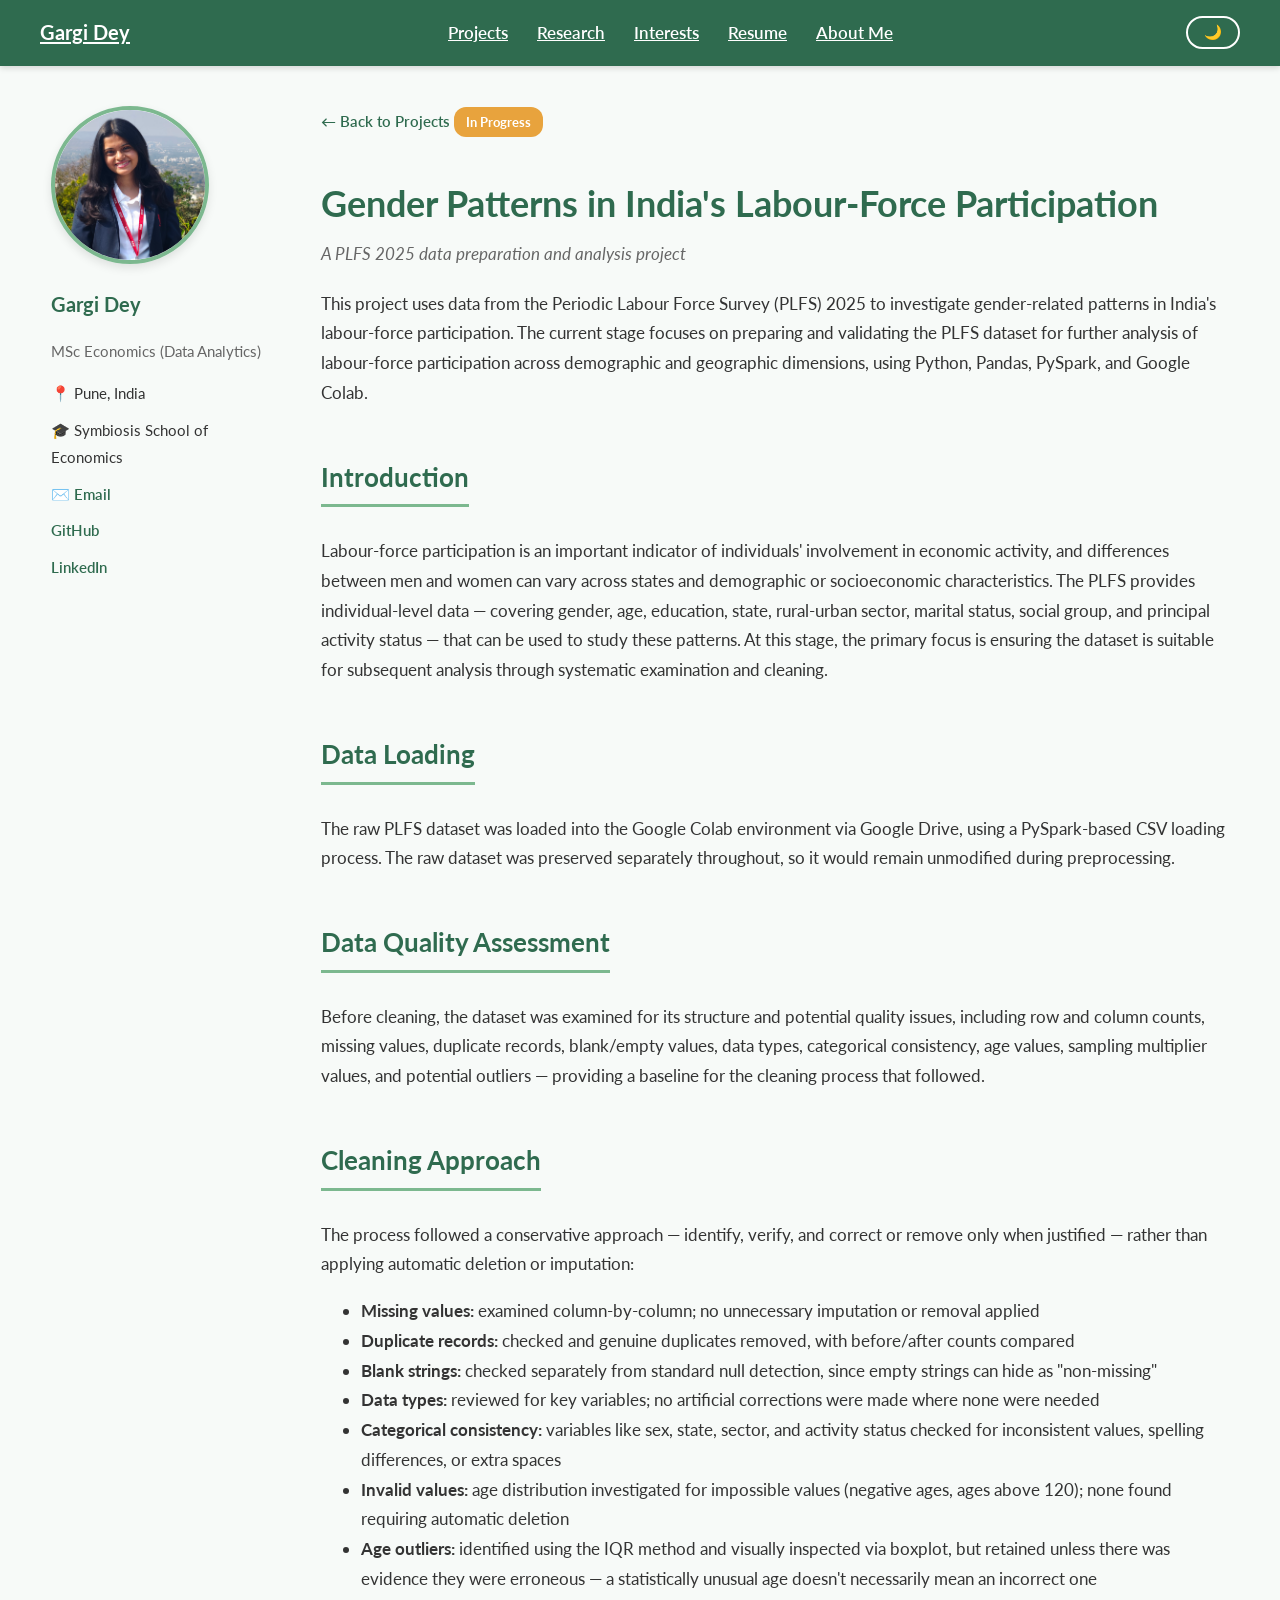
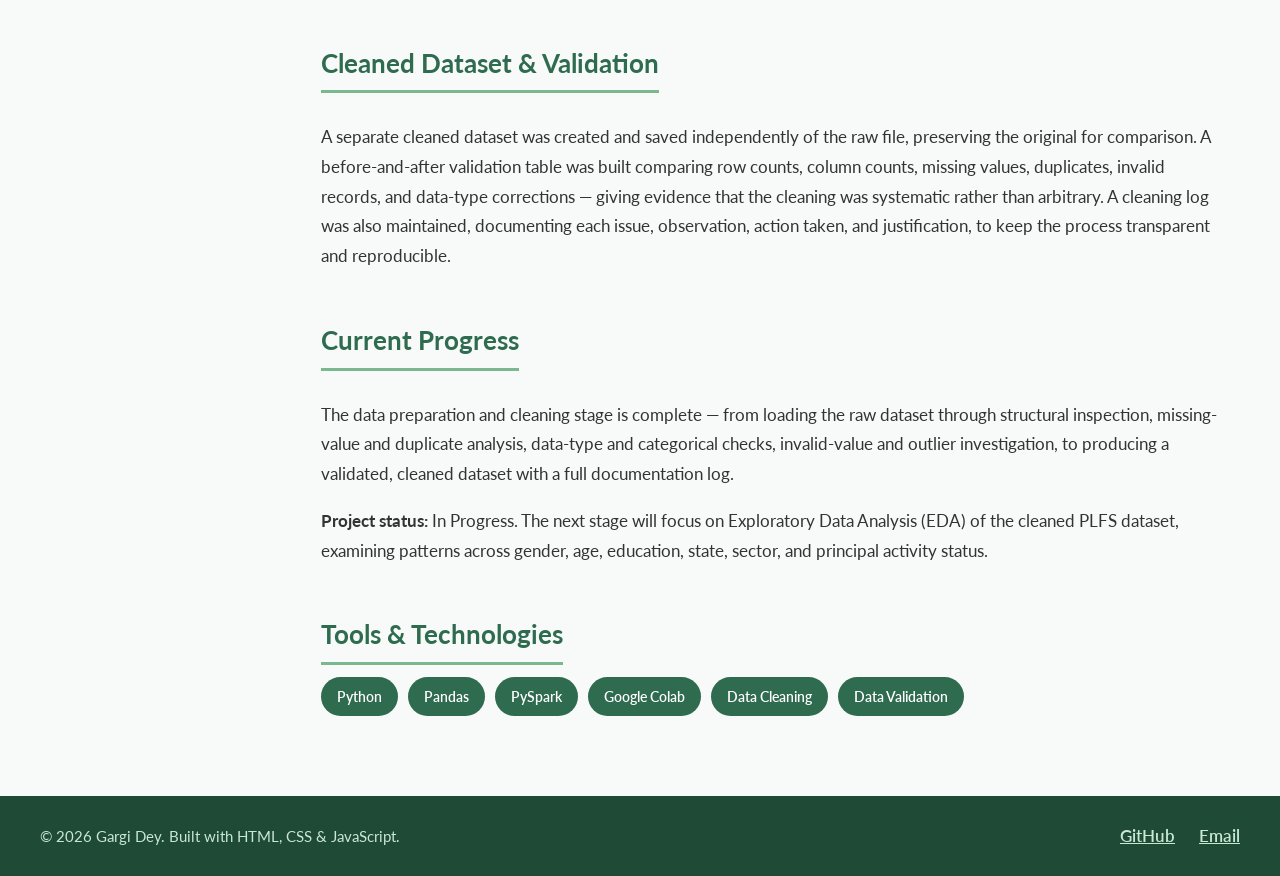
<file: project-plfs-labour-force-analysis.html>
<!DOCTYPE html>
<html lang="en">
<head>
  <meta charset="UTF-8">
  <meta name="viewport" content="width=device-width, initial-scale=1.0">
  <title>Gender Patterns in India's Labour-Force Participation - Gargi Dey</title>
  <link rel="icon" href="data:image/svg+xml,<svg xmlns='http://www.w3.org/2000/svg' viewBox='0 0 100 100'><polygon points='50,15 90,35 50,55 10,35' fill='%232F6B4F'/><polygon points='50,55 80,42 80,65 50,78 20,65 20,42' fill='%233E7C5A'/><circle cx='90' cy='35' r='3' fill='%232F6B4F'/><line x1='90' y1='35' x2='90' y2='55' stroke='%232F6B4F' stroke-width='2'/></svg>">
  <link rel="preconnect" href="https://fonts.googleapis.com">
  <link href="https://fonts.googleapis.com/css2?family=Lato:wght@400;600;700&display=swap" rel="stylesheet">
  <link rel="stylesheet" href="style.css">
</head>
<body>

  <nav class="navbar">
    <a href="index.html" class="site-title">Gargi Dey</a>
    <div class="nav-links">
      <a href="projects.html">Projects</a>
      <a href="research.html">Research</a>
      <a href="interests.html">Interests</a>
      <a href="Resume.html">Resume</a>
      <a href="about.html">About Me</a>
    </div>
    <button id="theme-toggle">🌙</button>
  </nav>

  <div class="page-layout">
    <aside class="sidebar">
      <img src="image.png.jpeg" alt="Gargi Dey" class="profile-pic">
      <h2>Gargi Dey</h2>
      <p class="role">MSc Economics (Data Analytics)</p>
      <ul class="sidebar-links">
        <li>📍 Pune, India</li>
        <li>🎓 Symbiosis School of Economics</li>
        <li>✉️ <a href="mailto:gargi.dey.2025@sse.ac.in">Email</a></li>
        <li><a href="https://github.com/gargi24dey-cmd" target="_blank">GitHub</a></li>
        <li><a href="#" target="_blank">LinkedIn</a></li>
      </ul>
    </aside>

    <div class="page-content">
      <a href="projects.html" class="back-link">← Back to Projects</a>
      <span class="status-badge">In Progress</span>
      <h1>Gender Patterns in India's Labour-Force Participation</h1>
      <p class="project-subtitle">A PLFS 2025 data preparation and analysis project</p>

      <p>
        This project uses data from the Periodic Labour Force Survey (PLFS) 2025 to investigate
        gender-related patterns in India's labour-force participation. The current stage focuses on
        preparing and validating the PLFS dataset for further analysis of labour-force participation
        across demographic and geographic dimensions, using Python, Pandas, PySpark, and Google Colab.
      </p>

      <h2>Introduction</h2>
      <p>
        Labour-force participation is an important indicator of individuals' involvement in economic
        activity, and differences between men and women can vary across states and demographic or
        socioeconomic characteristics. The PLFS provides individual-level data — covering gender, age,
        education, state, rural-urban sector, marital status, social group, and principal activity
        status — that can be used to study these patterns. At this stage, the primary focus is ensuring
        the dataset is suitable for subsequent analysis through systematic examination and cleaning.
      </p>

      <h2>Data Loading</h2>
      <p>
        The raw PLFS dataset was loaded into the Google Colab environment via Google Drive, using a
        PySpark-based CSV loading process. The raw dataset was preserved separately throughout, so it
        would remain unmodified during preprocessing.
      </p>

      <h2>Data Quality Assessment</h2>
      <p>
        Before cleaning, the dataset was examined for its structure and potential quality issues,
        including row and column counts, missing values, duplicate records, blank/empty values, data
        types, categorical consistency, age values, sampling multiplier values, and potential outliers
        — providing a baseline for the cleaning process that followed.
      </p>

      <h2>Cleaning Approach</h2>
      <p>
        The process followed a conservative approach — identify, verify, and correct or remove only
        when justified — rather than applying automatic deletion or imputation:
      </p>
      <ul>
        <li><strong>Missing values:</strong> examined column-by-column; no unnecessary imputation or removal applied</li>
        <li><strong>Duplicate records:</strong> checked and genuine duplicates removed, with before/after counts compared</li>
        <li><strong>Blank strings:</strong> checked separately from standard null detection, since empty strings can hide as "non-missing"</li>
        <li><strong>Data types:</strong> reviewed for key variables; no artificial corrections were made where none were needed</li>
        <li><strong>Categorical consistency:</strong> variables like sex, state, sector, and activity status checked for inconsistent values, spelling differences, or extra spaces</li>
        <li><strong>Invalid values:</strong> age distribution investigated for impossible values (negative ages, ages above 120); none found requiring automatic deletion</li>
        <li><strong>Age outliers:</strong> identified using the IQR method and visually inspected via boxplot, but retained unless there was evidence they were erroneous — a statistically unusual age doesn't necessarily mean an incorrect one</li>
      </ul>

      <h2>Cleaned Dataset & Validation</h2>
      <p>
        A separate cleaned dataset was created and saved independently of the raw file, preserving the
        original for comparison. A before-and-after validation table was built comparing row counts,
        column counts, missing values, duplicates, invalid records, and data-type corrections — giving
        evidence that the cleaning was systematic rather than arbitrary. A cleaning log was also
        maintained, documenting each issue, observation, action taken, and justification, to keep the
        process transparent and reproducible.
      </p>

      <h2>Current Progress</h2>
      <p>
        The data preparation and cleaning stage is complete — from loading the raw dataset through
        structural inspection, missing-value and duplicate analysis, data-type and categorical checks,
        invalid-value and outlier investigation, to producing a validated, cleaned dataset with a full
        documentation log.
      </p>
      <p>
        <strong>Project status:</strong> In Progress. The next stage will focus on Exploratory Data
        Analysis (EDA) of the cleaned PLFS dataset, examining patterns across gender, age, education,
        state, sector, and principal activity status.
      </p>

      <h2>Tools & Technologies</h2>
      <div class="skills-list">
        <span class="skill-tag">Python</span>
        <span class="skill-tag">Pandas</span>
        <span class="skill-tag">PySpark</span>
        <span class="skill-tag">Google Colab</span>
        <span class="skill-tag">Data Cleaning</span>
        <span class="skill-tag">Data Validation</span>
      </div>
    </div>
  </div>

  <footer class="site-footer">
    <div class="footer-content">
      <p class="footer-copy">&copy; 2026 Gargi Dey. Built with HTML, CSS &amp; JavaScript.</p>
      <div class="footer-links">
        <a href="https://github.com/gargi24dey-cmd" target="_blank">GitHub</a>
        <a href="mailto:gargi.dey.2025@sse.ac.in">Email</a>
      </div>
    </div>
  </footer>

  <script src="theme.js"></script>
</body>
</html>
</file>
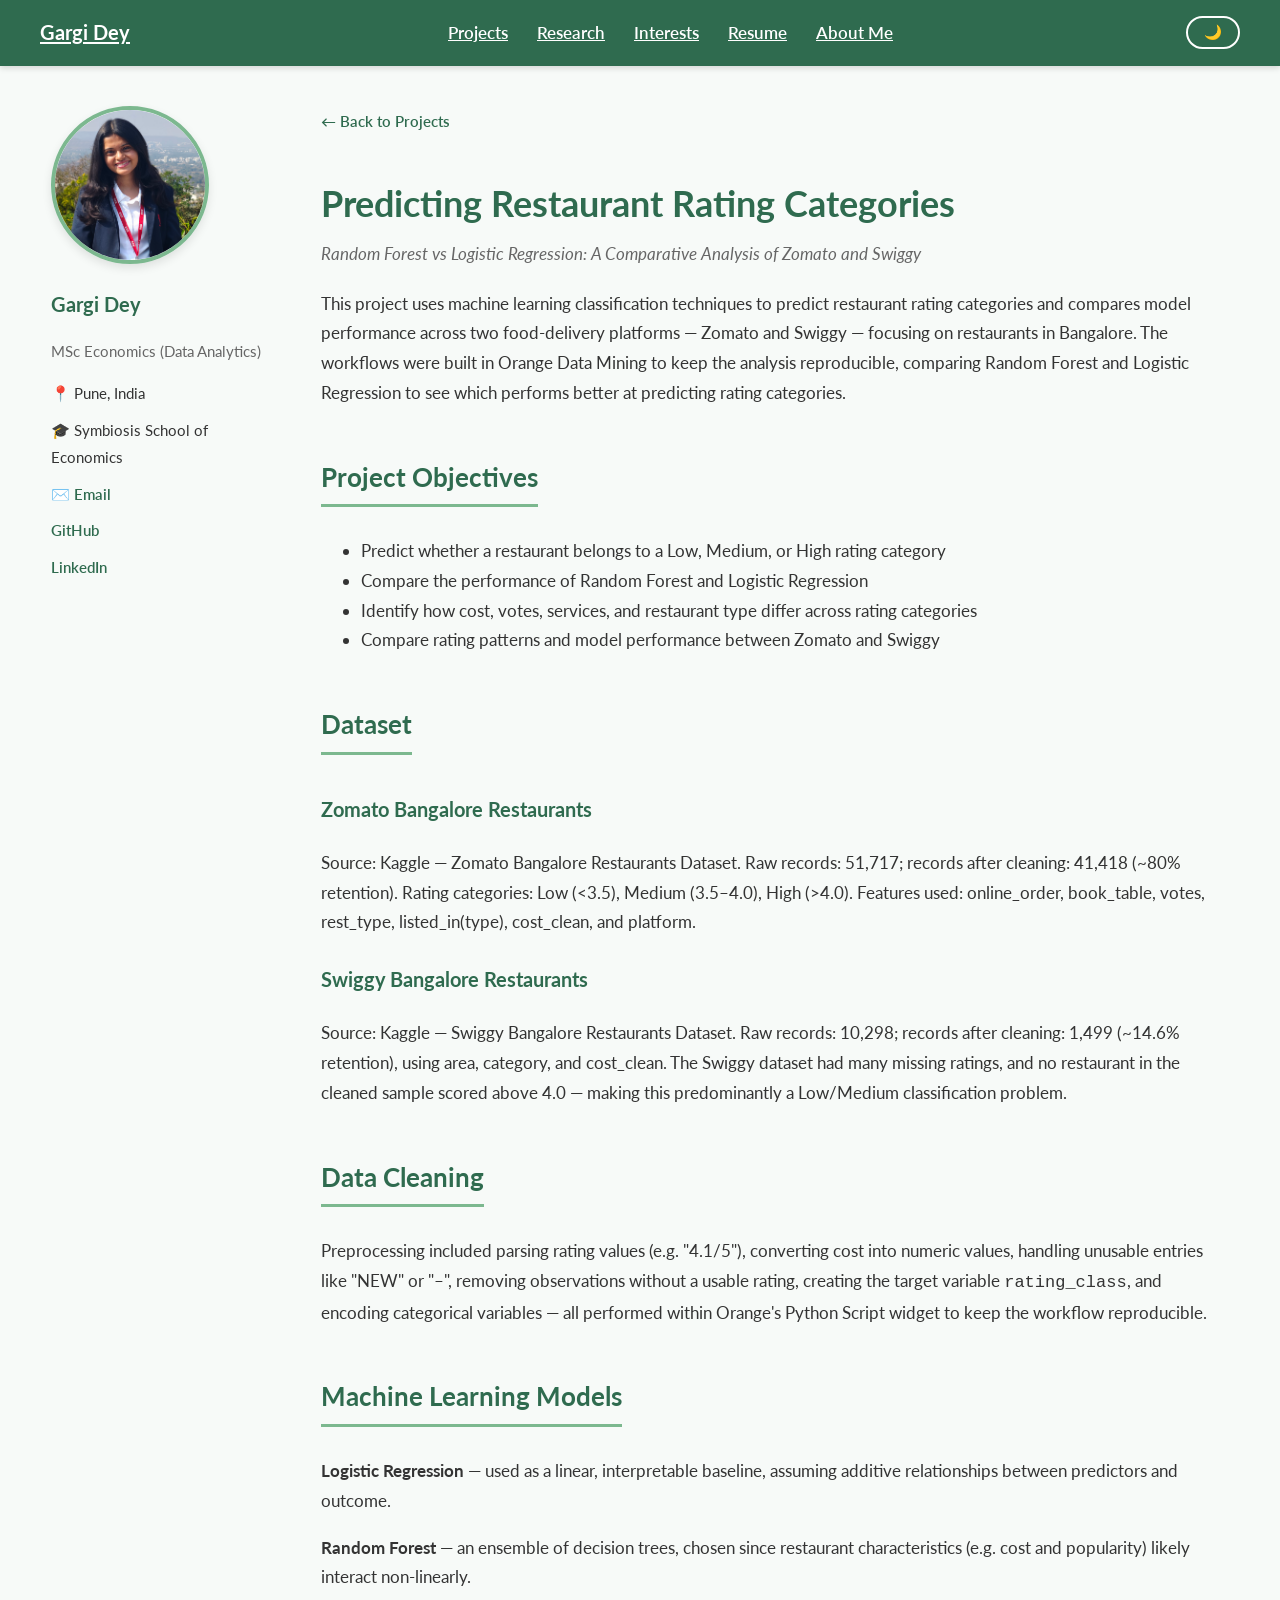
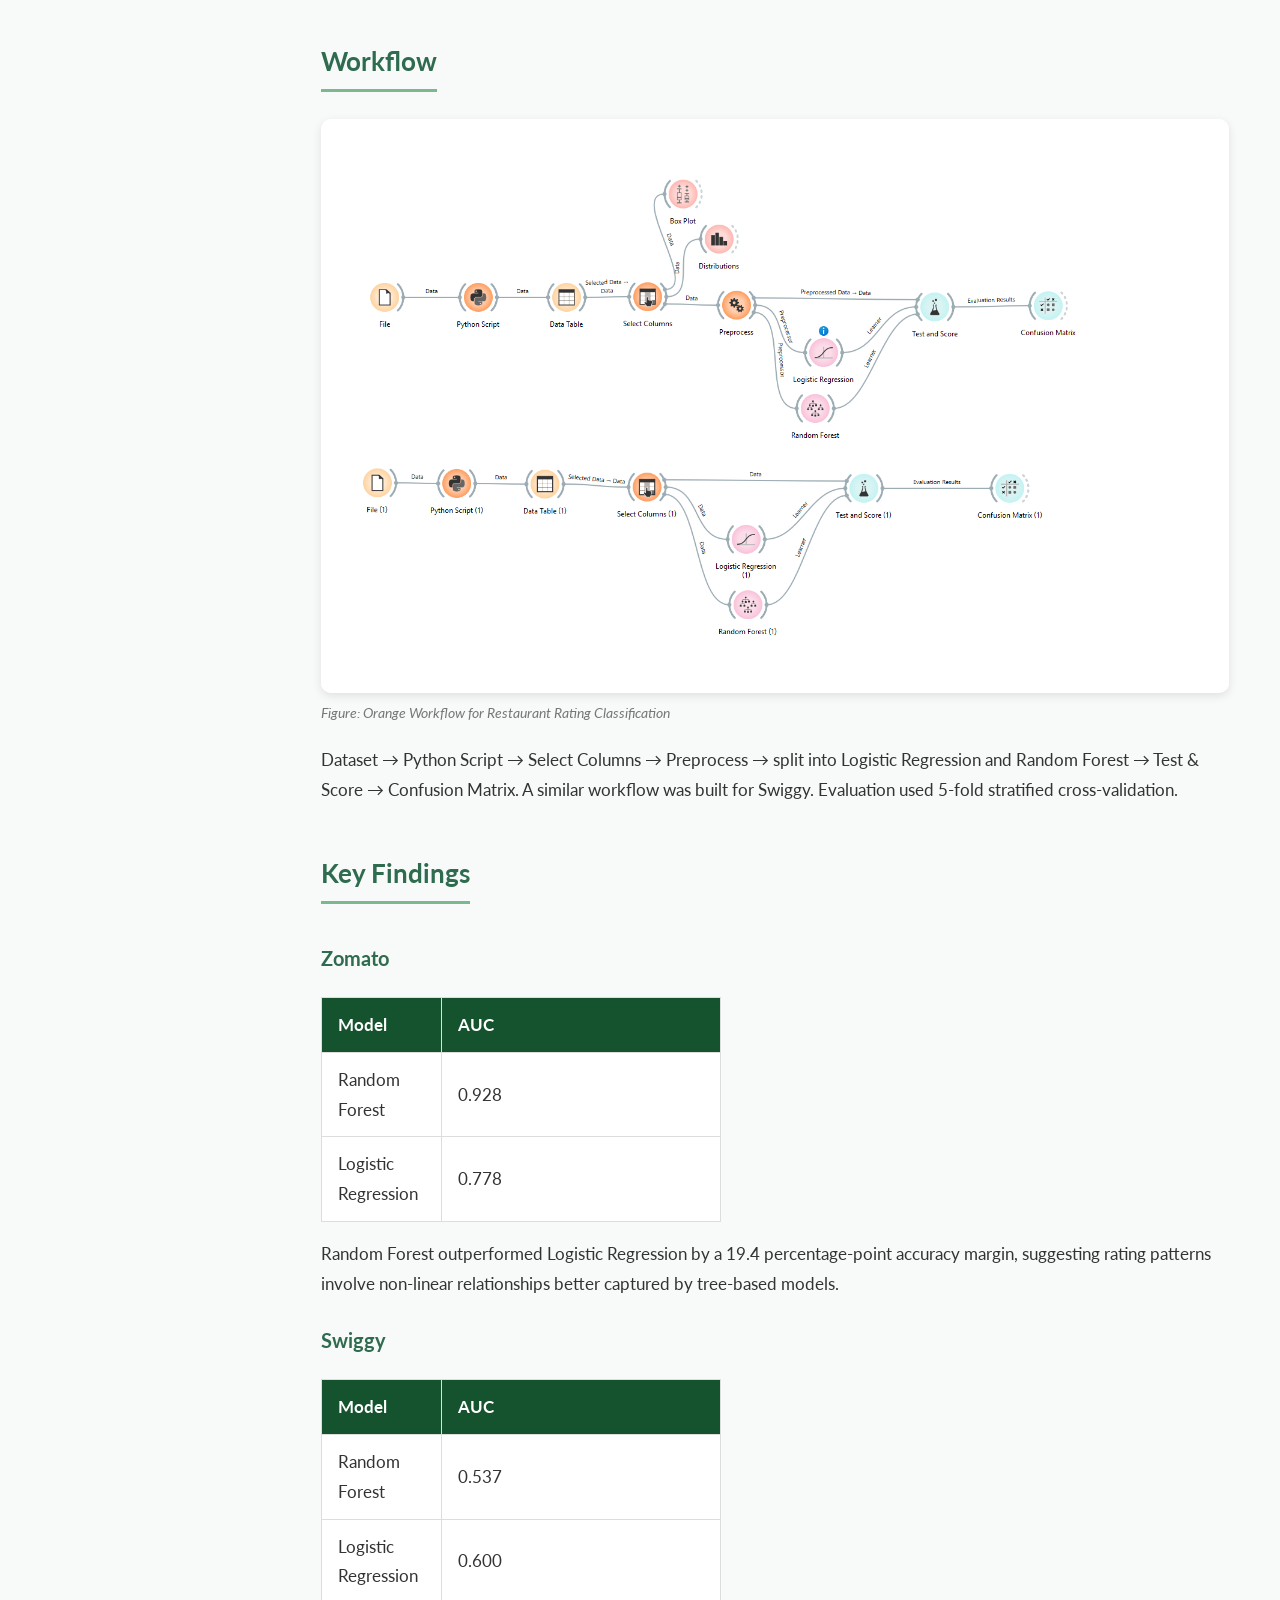
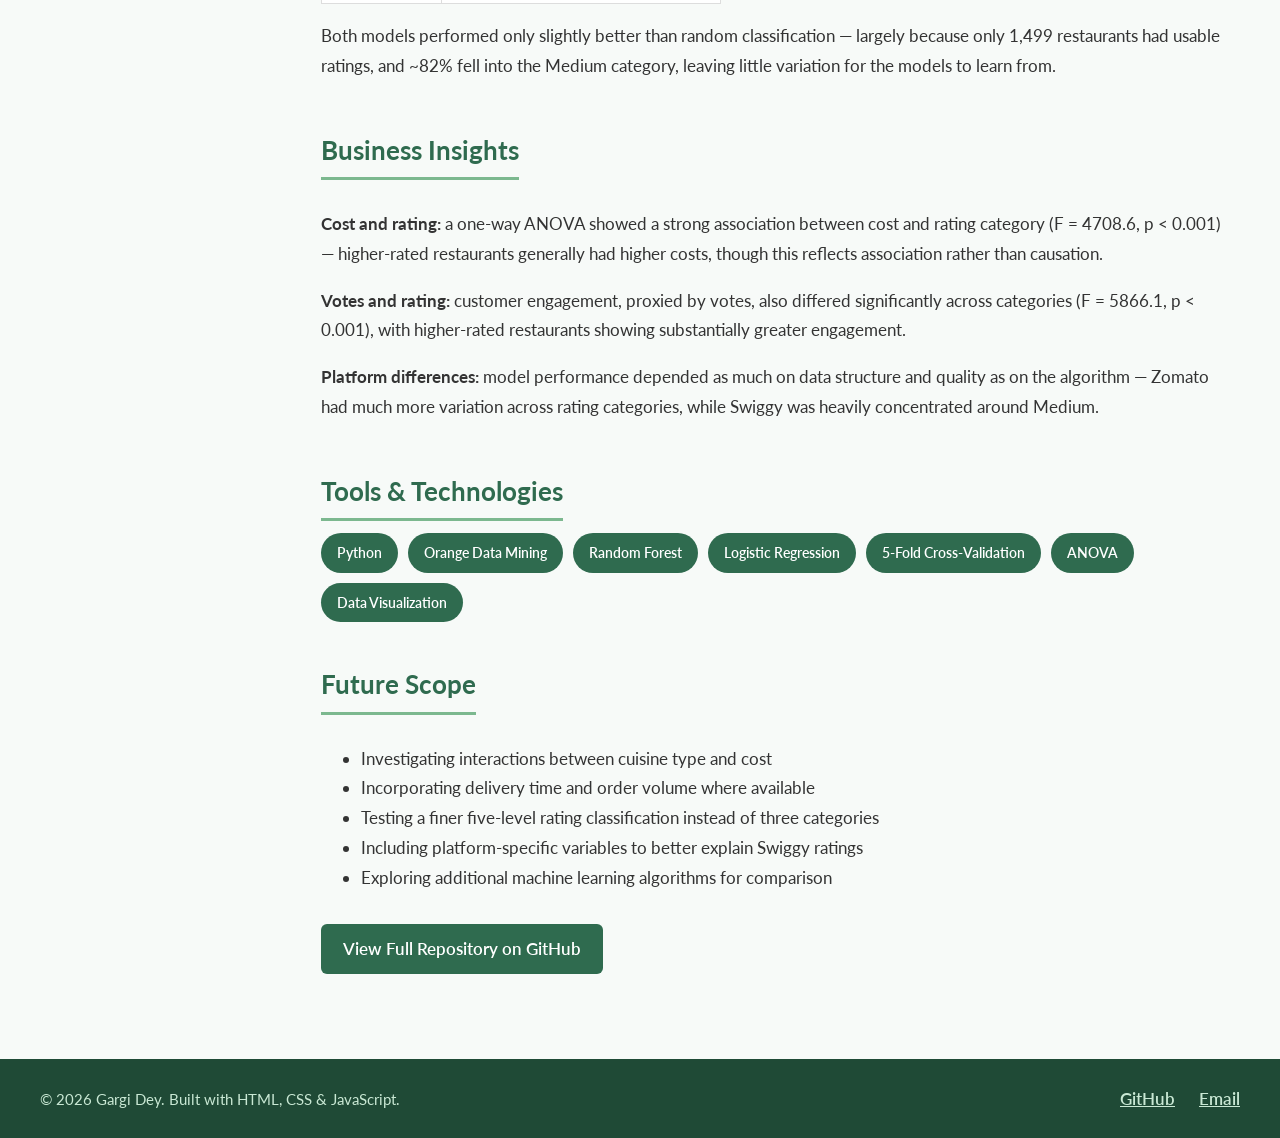
<file: project-restaurant-rating-prediction.html>
<!DOCTYPE html>
<html lang="en">
<head>
  <meta charset="UTF-8">
  <meta name="viewport" content="width=device-width, initial-scale=1.0">
  <title>Restaurant Rating Prediction - Gargi Dey</title>
  <link rel="icon" href="data:image/svg+xml,<svg xmlns='http://www.w3.org/2000/svg' viewBox='0 0 100 100'><polygon points='50,15 90,35 50,55 10,35' fill='%232F6B4F'/><polygon points='50,55 80,42 80,65 50,78 20,65 20,42' fill='%233E7C5A'/><circle cx='90' cy='35' r='3' fill='%232F6B4F'/><line x1='90' y1='35' x2='90' y2='55' stroke='%232F6B4F' stroke-width='2'/></svg>">
  <link rel="preconnect" href="https://fonts.googleapis.com">
  <link href="https://fonts.googleapis.com/css2?family=Lato:wght@400;600;700&display=swap" rel="stylesheet">
  <link rel="stylesheet" href="style.css">
</head>
<body>

  <nav class="navbar">
    <a href="index.html" class="site-title">Gargi Dey</a>
    <div class="nav-links">
      <a href="projects.html">Projects</a>
      <a href="research.html">Research</a>
      <a href="interests.html">Interests</a>
      <a href="Resume.html">Resume</a>
      <a href="about.html">About Me</a>
    </div>
    <button id="theme-toggle">🌙</button>
  </nav>

  <div class="page-layout">
    <aside class="sidebar">
      <img src="image.png.jpeg" alt="Gargi Dey" class="profile-pic">
      <h2>Gargi Dey</h2>
      <p class="role">MSc Economics (Data Analytics)</p>
      <ul class="sidebar-links">
        <li>📍 Pune, India</li>
        <li>🎓 Symbiosis School of Economics</li>
        <li>✉️ <a href="mailto:gargi.dey.2025@sse.ac.in">Email</a></li>
        <li><a href="https://github.com/gargi24dey-cmd" target="_blank">GitHub</a></li>
        <li><a href="#" target="_blank">LinkedIn</a></li>
      </ul>
    </aside>

    <div class="page-content">
      <a href="projects.html" class="back-link">← Back to Projects</a>
      <h1>Predicting Restaurant Rating Categories</h1>
      <p class="project-subtitle">Random Forest vs Logistic Regression: A Comparative Analysis of Zomato and Swiggy</p>

      <p>
        This project uses machine learning classification techniques to predict restaurant rating
        categories and compares model performance across two food-delivery platforms — Zomato and
        Swiggy — focusing on restaurants in Bangalore. The workflows were built in Orange Data Mining
        to keep the analysis reproducible, comparing Random Forest and Logistic Regression to see
        which performs better at predicting rating categories.
      </p>

      <h2>Project Objectives</h2>
      <ul>
        <li>Predict whether a restaurant belongs to a Low, Medium, or High rating category</li>
        <li>Compare the performance of Random Forest and Logistic Regression</li>
        <li>Identify how cost, votes, services, and restaurant type differ across rating categories</li>
        <li>Compare rating patterns and model performance between Zomato and Swiggy</li>
      </ul>

      <h2>Dataset</h2>
      <h3>Zomato Bangalore Restaurants</h3>
      <p>
        Source: Kaggle — Zomato Bangalore Restaurants Dataset. Raw records: 51,717; records after
        cleaning: 41,418 (~80% retention). Rating categories: Low (&lt;3.5), Medium (3.5–4.0), High (&gt;4.0).
        Features used: online_order, book_table, votes, rest_type, listed_in(type), cost_clean, and platform.
      </p>

      <h3>Swiggy Bangalore Restaurants</h3>
      <p>
        Source: Kaggle — Swiggy Bangalore Restaurants Dataset. Raw records: 10,298; records after
        cleaning: 1,499 (~14.6% retention), using area, category, and cost_clean. The Swiggy dataset
        had many missing ratings, and no restaurant in the cleaned sample scored above 4.0 — making
        this predominantly a Low/Medium classification problem.
      </p>

      <h2>Data Cleaning</h2>
      <p>
        Preprocessing included parsing rating values (e.g. "4.1/5"), converting cost into numeric
        values, handling unusable entries like "NEW" or "–", removing observations without a usable
        rating, creating the target variable <code>rating_class</code>, and encoding categorical
        variables — all performed within Orange's Python Script widget to keep the workflow
        reproducible.
      </p>

      <h2>Machine Learning Models</h2>
      <p><strong>Logistic Regression</strong> — used as a linear, interpretable baseline, assuming additive relationships between predictors and outcome.</p>
      <p><strong>Random Forest</strong> — an ensemble of decision trees, chosen since restaurant characteristics (e.g. cost and popularity) likely interact non-linearly.</p>

      <h2>Workflow</h2>
      <img src="images/Orange Workflow.png" class="project-image">
      <p class="image-caption">Figure: Orange Workflow for Restaurant Rating Classification</p>
      <p>
        Dataset → Python Script → Select Columns → Preprocess → split into Logistic Regression and
        Random Forest → Test &amp; Score → Confusion Matrix. A similar workflow was built for Swiggy.
        Evaluation used 5-fold stratified cross-validation.
      </p>

      <h2>Key Findings</h2>
      <h3>Zomato</h3>
      <table class="results-table">
        <tr><th>Model</th><th>AUC</th></tr>
        <tr><td>Random Forest</td><td>0.928</td></tr>
        <tr><td>Logistic Regression</td><td>0.778</td></tr>
      </table>
      <p>
        Random Forest outperformed Logistic Regression by a 19.4 percentage-point accuracy margin,
        suggesting rating patterns involve non-linear relationships better captured by tree-based models.
      </p>

      <h3>Swiggy</h3>
      <table class="results-table">
        <tr><th>Model</th><th>AUC</th></tr>
        <tr><td>Random Forest</td><td>0.537</td></tr>
        <tr><td>Logistic Regression</td><td>0.600</td></tr>
      </table>
      <p>
        Both models performed only slightly better than random classification — largely because only
        1,499 restaurants had usable ratings, and ~82% fell into the Medium category, leaving little
        variation for the models to learn from.
      </p>

      <h2>Business Insights</h2>
      <p>
        <strong>Cost and rating:</strong> a one-way ANOVA showed a strong association between cost and
        rating category (F = 4708.6, p &lt; 0.001) — higher-rated restaurants generally had higher costs,
        though this reflects association rather than causation.
      </p>
      <p>
        <strong>Votes and rating:</strong> customer engagement, proxied by votes, also differed
        significantly across categories (F = 5866.1, p &lt; 0.001), with higher-rated restaurants
        showing substantially greater engagement.
      </p>
      <p>
        <strong>Platform differences:</strong> model performance depended as much on data structure and
        quality as on the algorithm — Zomato had much more variation across rating categories, while
        Swiggy was heavily concentrated around Medium.
      </p>

      <h2>Tools & Technologies</h2>
      <div class="skills-list">
        <span class="skill-tag">Python</span>
        <span class="skill-tag">Orange Data Mining</span>
        <span class="skill-tag">Random Forest</span>
        <span class="skill-tag">Logistic Regression</span>
        <span class="skill-tag">5-Fold Cross-Validation</span>
        <span class="skill-tag">ANOVA</span>
        <span class="skill-tag">Data Visualization</span>
      </div>

      <h2>Future Scope</h2>
      <ul>
        <li>Investigating interactions between cuisine type and cost</li>
        <li>Incorporating delivery time and order volume where available</li>
        <li>Testing a finer five-level rating classification instead of three categories</li>
        <li>Including platform-specific variables to better explain Swiggy ratings</li>
        <li>Exploring additional machine learning algorithms for comparison</li>
      </ul>

      <a href="https://github.com/gargi24dey-cmd/restaurant-rating-prediction" target="_blank" class="download-btn">View Full Repository on GitHub</a>
    </div>
  </div>

   <footer class="site-footer">
    <div class="footer-content">
      <p class="footer-copy">&copy; 2026 Gargi Dey. Built with HTML, CSS &amp; JavaScript.</p>
      <div class="footer-links">
        <a href="https://github.com/gargi24dey-cmd" target="_blank">GitHub</a>
        <a href="mailto:gargi.dey.2025@sse.ac.in">Email</a>
      </div>
    </div>
  </footer>

  <script src="theme.js"></script>
</body>
</html>
</file>
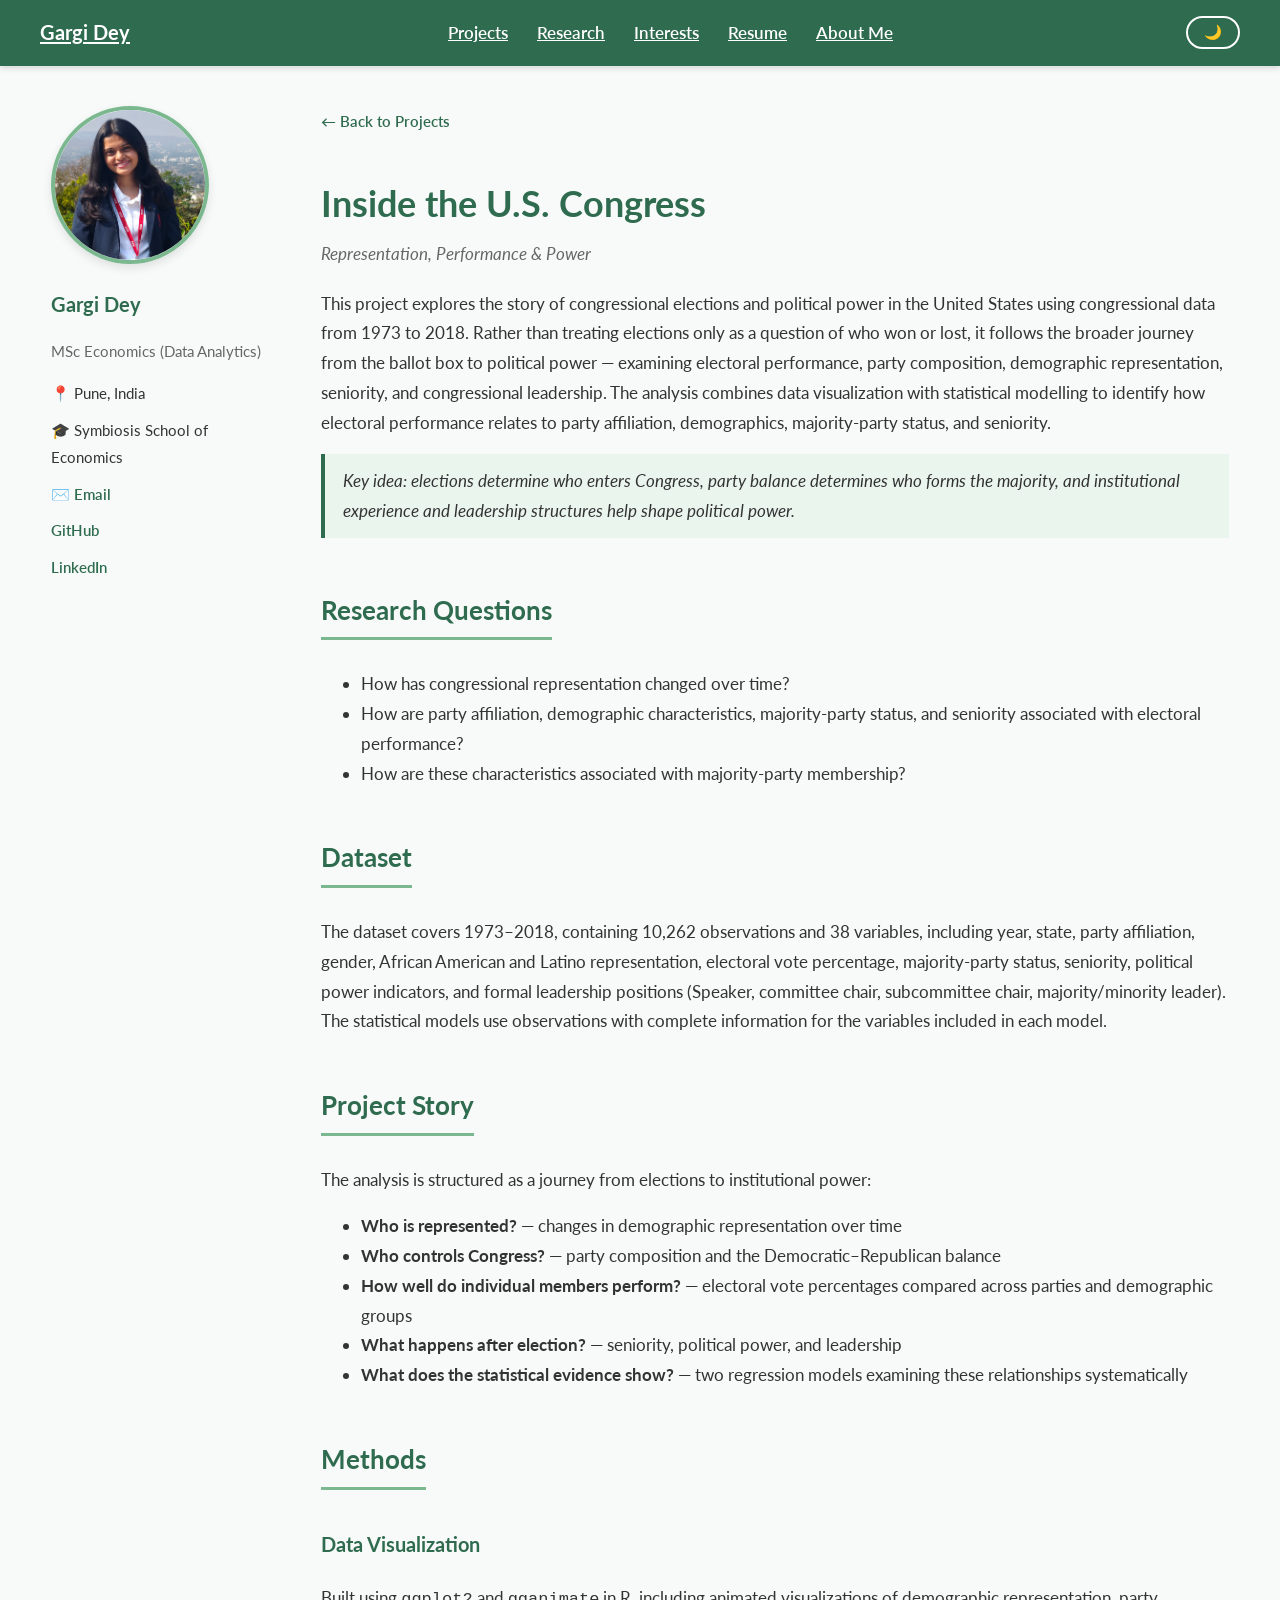
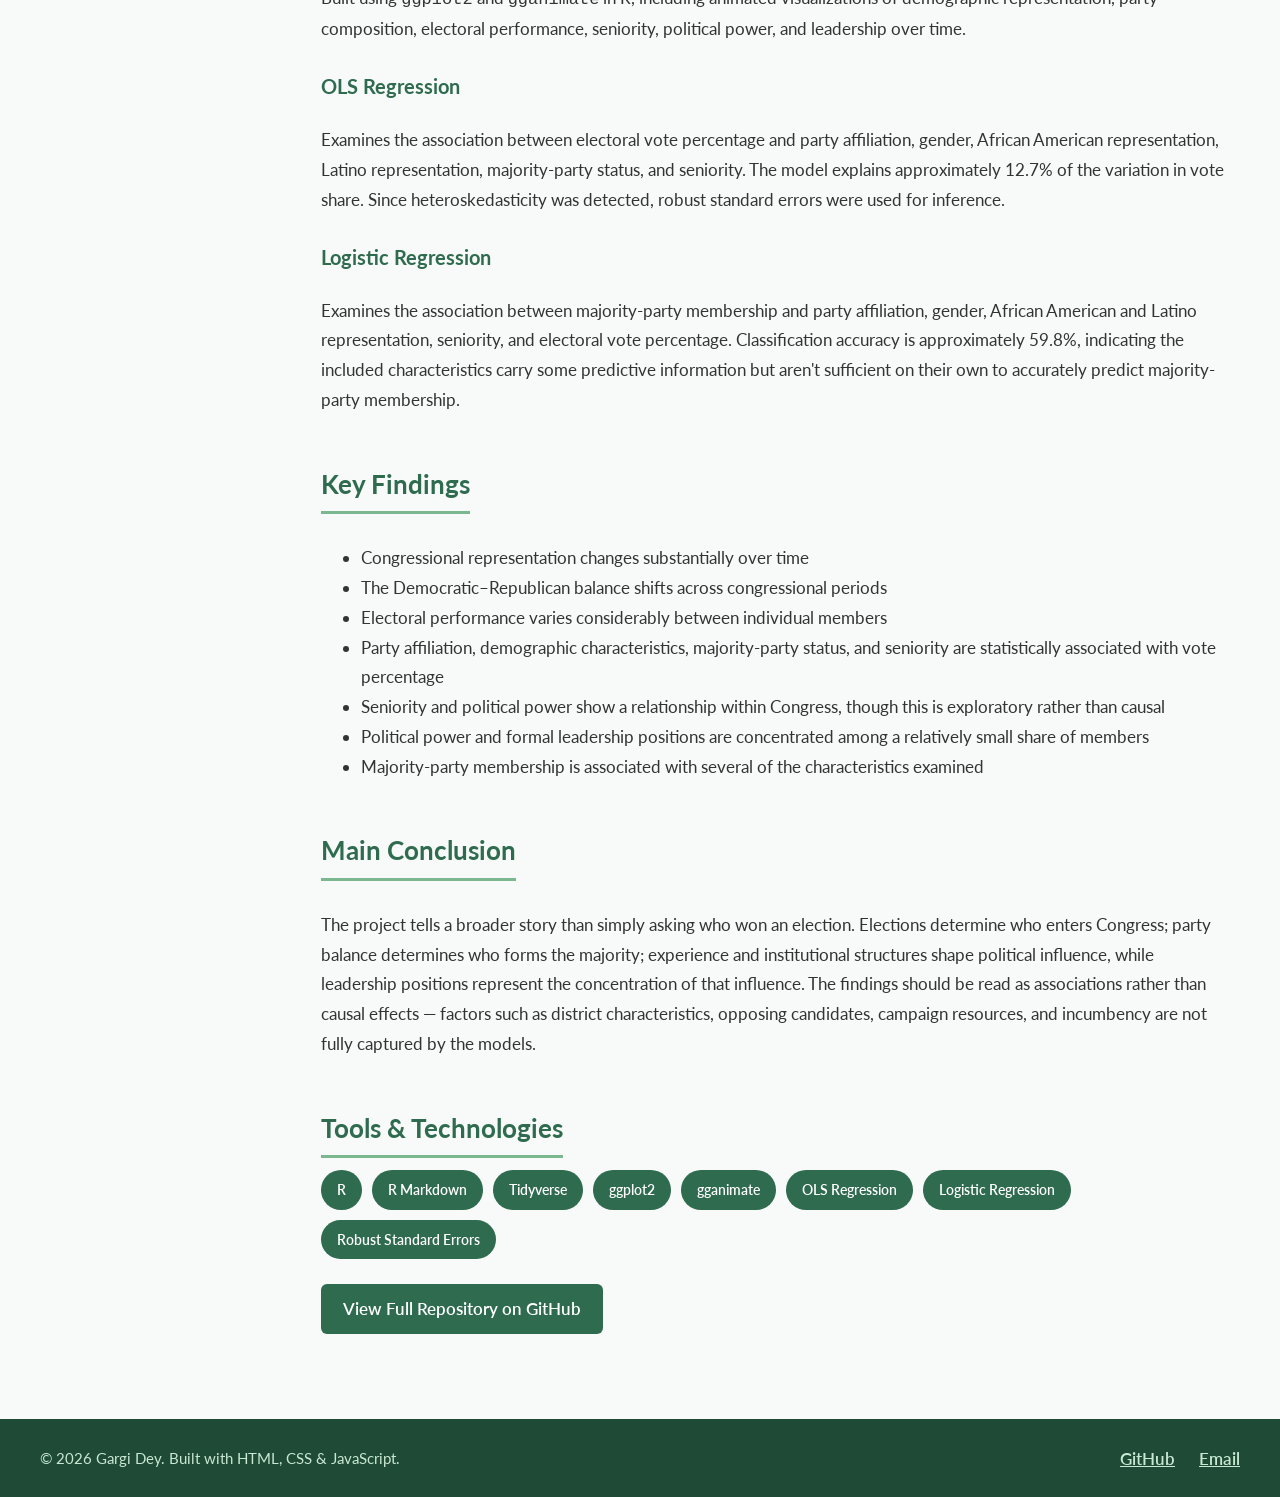
<file: project-us-congressional-elections-analysis.html>
<!DOCTYPE html>
<html lang="en">
<head>
  <meta charset="UTF-8">
  <meta name="viewport" content="width=device-width, initial-scale=1.0">
  <title>Inside the U.S. Congress - Gargi Dey</title>
  <link rel="icon" href="data:image/svg+xml,<svg xmlns='http://www.w3.org/2000/svg' viewBox='0 0 100 100'><polygon points='50,15 90,35 50,55 10,35' fill='%232F6B4F'/><polygon points='50,55 80,42 80,65 50,78 20,65 20,42' fill='%233E7C5A'/><circle cx='90' cy='35' r='3' fill='%232F6B4F'/><line x1='90' y1='35' x2='90' y2='55' stroke='%232F6B4F' stroke-width='2'/></svg>">
  <link rel="preconnect" href="https://fonts.googleapis.com">
  <link href="https://fonts.googleapis.com/css2?family=Lato:wght@400;600;700&display=swap" rel="stylesheet">
  <link rel="stylesheet" href="style.css">
</head>
<body>

  <nav class="navbar">
    <a href="index.html" class="site-title">Gargi Dey</a>
    <div class="nav-links">
      <a href="projects.html">Projects</a>
      <a href="research.html">Research</a>
      <a href="interests.html">Interests</a>
      <a href="Resume.html">Resume</a>
      <a href="about.html">About Me</a>
    </div>
    <button id="theme-toggle">🌙</button>
  </nav>

  <div class="page-layout">
    <aside class="sidebar">
      <img src="image.png.jpeg" alt="Gargi Dey" class="profile-pic">
      <h2>Gargi Dey</h2>
      <p class="role">MSc Economics (Data Analytics)</p>
      <ul class="sidebar-links">
        <li>📍 Pune, India</li>
        <li>🎓 Symbiosis School of Economics</li>
        <li>✉️ <a href="mailto:gargi.dey.2025@sse.ac.in">Email</a></li>
        <li><a href="https://github.com/gargi24dey-cmd" target="_blank">GitHub</a></li>
        <li><a href="#" target="_blank">LinkedIn</a></li>
      </ul>
    </aside>

    <div class="page-content">
      <a href="projects.html" class="back-link">← Back to Projects</a>
      <h1>Inside the U.S. Congress</h1>
      <p class="project-subtitle">Representation, Performance & Power</p>

      <p>
        This project explores the story of congressional elections and political power in the United
        States using congressional data from 1973 to 2018. Rather than treating elections only as a
        question of who won or lost, it follows the broader journey from the ballot box to political
        power — examining electoral performance, party composition, demographic representation,
        seniority, and congressional leadership. The analysis combines data visualization with
        statistical modelling to identify how electoral performance relates to party affiliation,
        demographics, majority-party status, and seniority.
      </p>

      <p class="key-idea">
        Key idea: elections determine who enters Congress, party balance determines who forms the
        majority, and institutional experience and leadership structures help shape political power.
      </p>

      <h2>Research Questions</h2>
      <ul>
        <li>How has congressional representation changed over time?</li>
        <li>How are party affiliation, demographic characteristics, majority-party status, and seniority associated with electoral performance?</li>
        <li>How are these characteristics associated with majority-party membership?</li>
      </ul>

      <h2>Dataset</h2>
      <p>
        The dataset covers 1973–2018, containing 10,262 observations and 38 variables, including year,
        state, party affiliation, gender, African American and Latino representation, electoral vote
        percentage, majority-party status, seniority, political power indicators, and formal leadership
        positions (Speaker, committee chair, subcommittee chair, majority/minority leader). The
        statistical models use observations with complete information for the variables included in
        each model.
      </p>

      <h2>Project Story</h2>
      <p>The analysis is structured as a journey from elections to institutional power:</p>
      <ul>
        <li><strong>Who is represented?</strong> — changes in demographic representation over time</li>
        <li><strong>Who controls Congress?</strong> — party composition and the Democratic–Republican balance</li>
        <li><strong>How well do individual members perform?</strong> — electoral vote percentages compared across parties and demographic groups</li>
        <li><strong>What happens after election?</strong> — seniority, political power, and leadership</li>
        <li><strong>What does the statistical evidence show?</strong> — two regression models examining these relationships systematically</li>
      </ul>

      <h2>Methods</h2>
      <h3>Data Visualization</h3>
      <p>
        Built using <code>ggplot2</code> and <code>gganimate</code> in R, including animated
        visualizations of demographic representation, party composition, electoral performance,
        seniority, political power, and leadership over time.
      </p>

      <h3>OLS Regression</h3>
      <p>
        Examines the association between electoral vote percentage and party affiliation, gender,
        African American representation, Latino representation, majority-party status, and seniority.
        The model explains approximately 12.7% of the variation in vote share. Since heteroskedasticity
        was detected, robust standard errors were used for inference.
      </p>

      <h3>Logistic Regression</h3>
      <p>
        Examines the association between majority-party membership and party affiliation, gender,
        African American and Latino representation, seniority, and electoral vote percentage.
        Classification accuracy is approximately 59.8%, indicating the included characteristics carry
        some predictive information but aren't sufficient on their own to accurately predict
        majority-party membership.
      </p>

      <h2>Key Findings</h2>
      <ul>
        <li>Congressional representation changes substantially over time</li>
        <li>The Democratic–Republican balance shifts across congressional periods</li>
        <li>Electoral performance varies considerably between individual members</li>
        <li>Party affiliation, demographic characteristics, majority-party status, and seniority are statistically associated with vote percentage</li>
        <li>Seniority and political power show a relationship within Congress, though this is exploratory rather than causal</li>
        <li>Political power and formal leadership positions are concentrated among a relatively small share of members</li>
        <li>Majority-party membership is associated with several of the characteristics examined</li>
      </ul>

      <h2>Main Conclusion</h2>
      <p>
        The project tells a broader story than simply asking who won an election. Elections determine
        who enters Congress; party balance determines who forms the majority; experience and
        institutional structures shape political influence, while leadership positions represent the
        concentration of that influence. The findings should be read as associations rather than causal
        effects — factors such as district characteristics, opposing candidates, campaign resources,
        and incumbency are not fully captured by the models.
      </p>

      <h2>Tools & Technologies</h2>
      <div class="skills-list">
        <span class="skill-tag">R</span>
        <span class="skill-tag">R Markdown</span>
        <span class="skill-tag">Tidyverse</span>
        <span class="skill-tag">ggplot2</span>
        <span class="skill-tag">gganimate</span>
        <span class="skill-tag">OLS Regression</span>
        <span class="skill-tag">Logistic Regression</span>
        <span class="skill-tag">Robust Standard Errors</span>
      </div>

      <a href="https://github.com/gargi24dey-cmd/us-congressional-elections-analysis" target="_blank" class="download-btn">View Full Repository on GitHub</a>
    </div>
  </div>

    <footer class="site-footer">
    <div class="footer-content">
      <p class="footer-copy">&copy; 2026 Gargi Dey. Built with HTML, CSS &amp; JavaScript.</p>
      <div class="footer-links">
        <a href="https://github.com/gargi24dey-cmd" target="_blank">GitHub</a>
        <a href="mailto:gargi.dey.2025@sse.ac.in">Email</a>
      </div>
    </div>
  </footer>

  <script src="theme.js"></script>
</body>
</html>
</file>
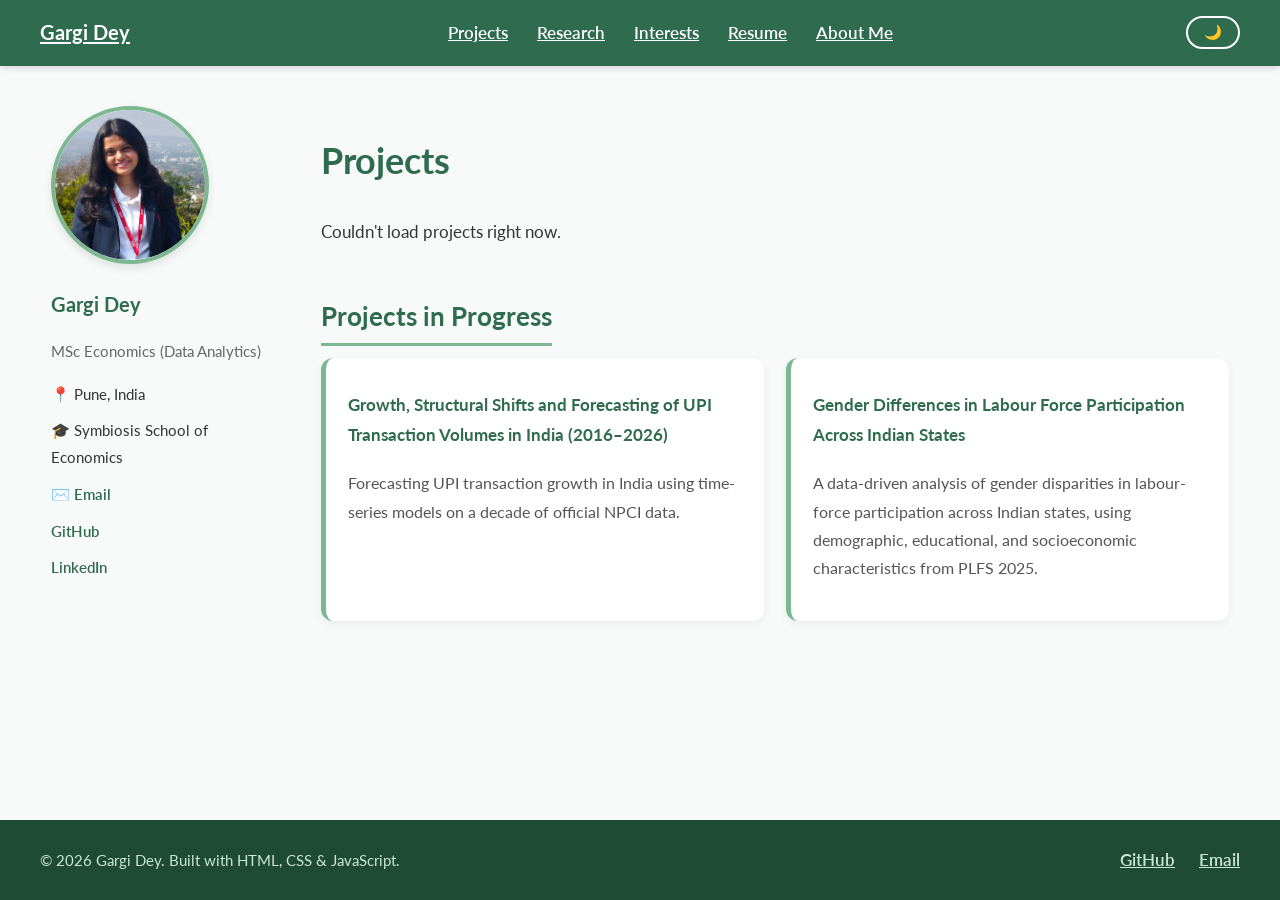
<file: projects.html>
<!DOCTYPE html>
<html lang="en">
<head>
  <meta charset="UTF-8">
  <meta name="viewport" content="width=device-width, initial-scale=1.0">
  <title>Projects - Gargi Dey</title>
  <link rel="icon" href="data:image/svg+xml,<svg xmlns='http://www.w3.org/2000/svg' viewBox='0 0 100 100'><polygon points='50,15 90,35 50,55 10,35' fill='%232F6B4F'/><polygon points='50,55 80,42 80,65 50,78 20,65 20,42' fill='%233E7C5A'/><circle cx='90' cy='35' r='3' fill='%232F6B4F'/><line x1='90' y1='35' x2='90' y2='55' stroke='%232F6B4F' stroke-width='2'/></svg>">
  <link rel="preconnect" href="https://fonts.googleapis.com">
  <link href="https://fonts.googleapis.com/css2?family=Lato:wght@400;600;700&display=swap" rel="stylesheet">
  <link rel="stylesheet" href="style.css">
</head>
<body>

  <nav class="navbar">
    <a href="index.html" class="site-title">Gargi Dey</a>
    <div class="nav-links">
      <a href="projects.html">Projects</a>
      <a href="research.html">Research</a>
      <a href="interests.html">Interests</a>
      <a href="Resume.html">Resume</a>
      <a href="about.html">About Me</a>
    </div>
    <button id="theme-toggle">🌙</button>
  </nav>

  <div class="page-layout">
    <aside class="sidebar">
      <img src="image.png.jpeg" alt="Gargi Dey" class="profile-pic">
      <h2>Gargi Dey</h2>
      <p class="role">MSc Economics (Data Analytics)</p>
      <ul class="sidebar-links">
        <li>📍 Pune, India</li>
        <li>🎓 Symbiosis School of Economics</li>
        <li>✉️ <a href="mailto:gargi.dey.2025@sse.ac.in">Email</a></li>
        <li><a href="https://github.com/gargi24dey-cmd" target="_blank">GitHub</a></li>
        <li><a href="#" target="_blank">LinkedIn</a></li>
      </ul>
    </aside>

       <div class="page-content">
      <h1>Projects</h1>
      <div class="project-grid" id="project-container">
        <p>Loading projects...</p>
      </div>

      <h2>Projects in Progress</h2>
      <div class="project-grid">
        <div class="project-card">
          <h3><a href="project-upi-transaction-forecasting.html" class="project-title-link">Growth, Structural Shifts and Forecasting of 
            UPI Transaction Volumes in India (2016–2026)</a></h3>
          <p>Forecasting UPI transaction growth in India using 
            time-series models on a decade of official NPCI data.</p>
        </div>
        <div class="project-card">
          <h3><a href="project-plfs-labour-force-analysis.html" class="project-title-link">Gender Differences in Labour Force Participation Across Indian States</a></h3>
          <p>A data-driven analysis of gender disparities in labour-force participation 
            across Indian states, using demographic, educational, and socioeconomic 
            characteristics from PLFS 2025.</p>
        </div>
      </div>
    </div>
    </div>

    <footer class="site-footer">
      <div class="footer-content">
        <p class="footer-copy">&copy; 2026 Gargi Dey. Built with HTML, CSS &amp; JavaScript.</p>
        <div class="footer-links">
          <a href="https://github.com/gargi24dey-cmd" target="_blank">GitHub</a>
          <a href="mailto:gargi.dey.2025@sse.ac.in">Email</a>
        </div>
     </div>
    </footer>

  <script src="script.js"></script>
  <script src="theme.js"></script>
</body>
</html>
</file>
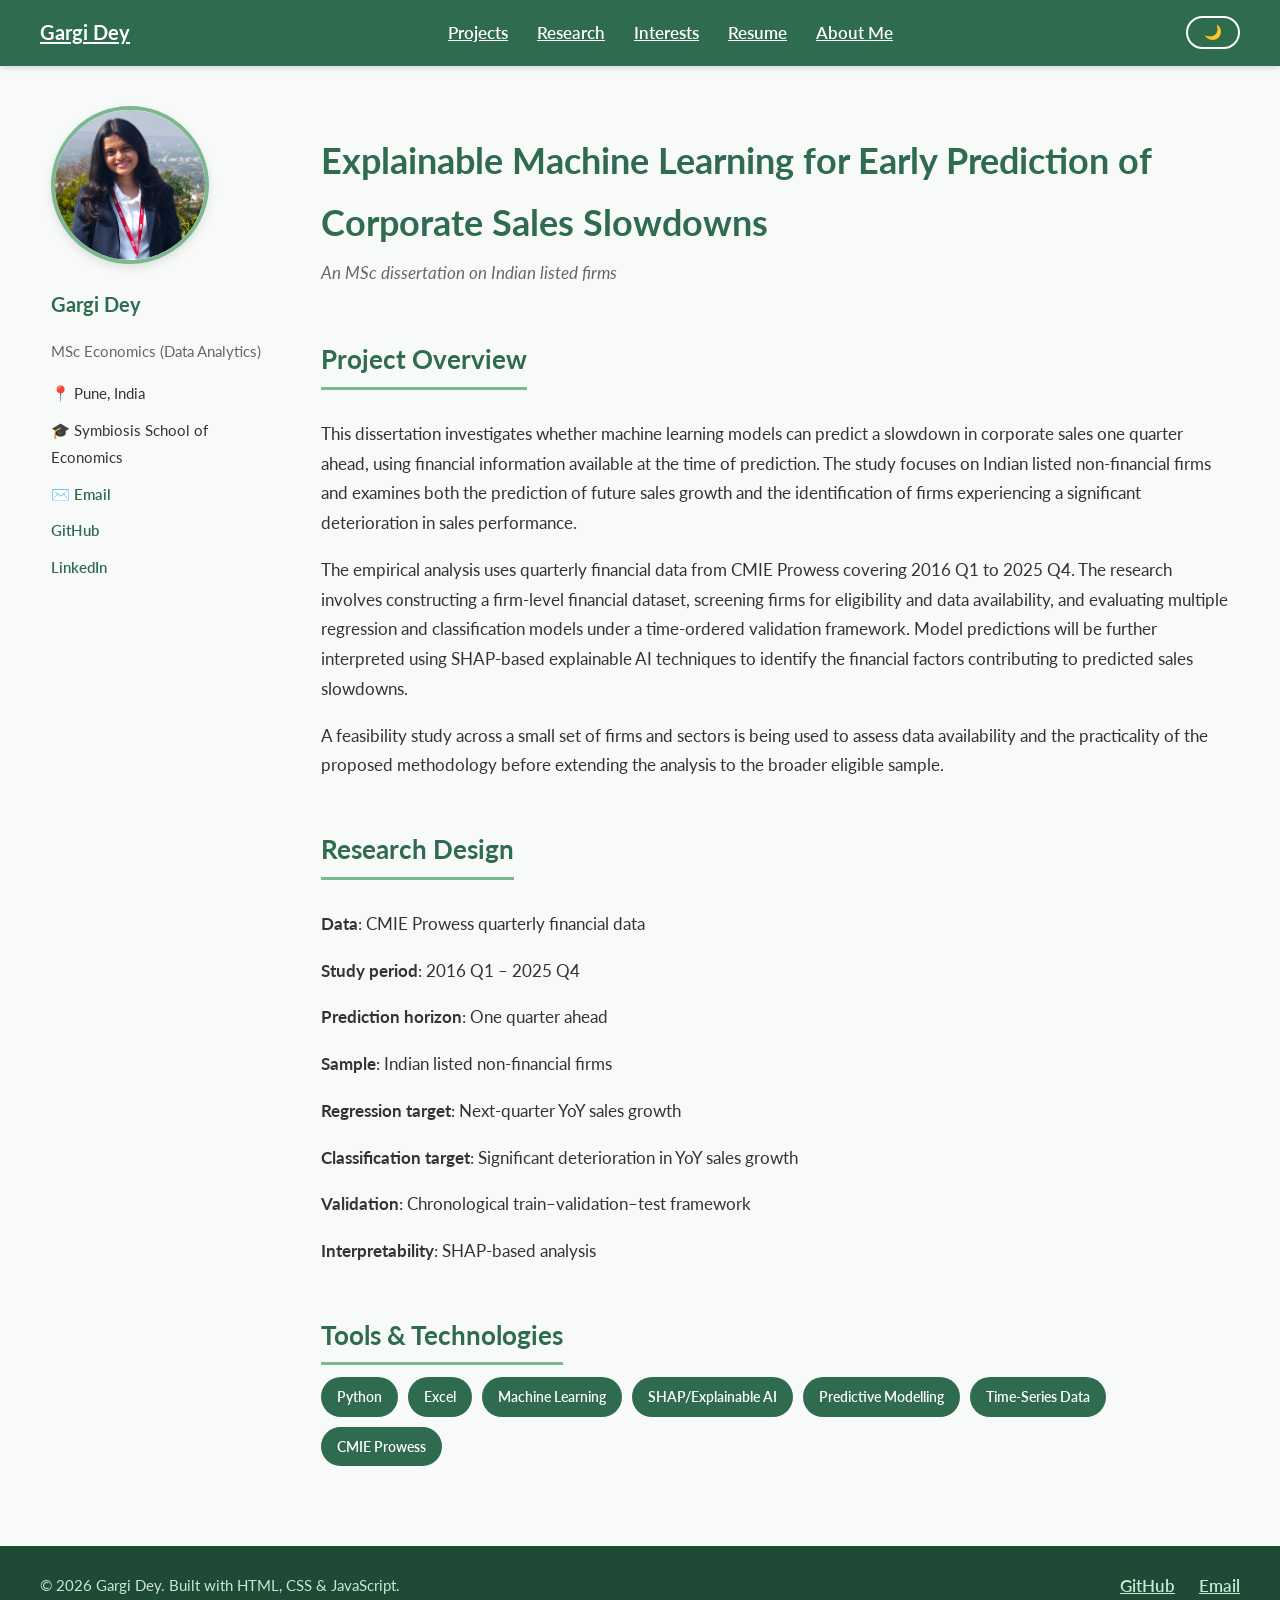
<file: research.html>
<!DOCTYPE html>
<html lang="en">
<head>
  <meta charset="UTF-8">
  <meta name="viewport" content="width=device-width, initial-scale=1.0">
  <title>Research - Gargi Dey</title>
  <link rel="icon" href="data:image/svg+xml,<svg xmlns='http://www.w3.org/2000/svg' viewBox='0 0 100 100'><polygon points='50,15 90,35 50,55 10,35' fill='%232F6B4F'/><polygon points='50,55 80,42 80,65 50,78 20,65 20,42' fill='%233E7C5A'/><circle cx='90' cy='35' r='3' fill='%232F6B4F'/><line x1='90' y1='35' x2='90' y2='55' stroke='%232F6B4F' stroke-width='2'/></svg>">
  <link rel="preconnect" href="https://fonts.googleapis.com">
  <link href="https://fonts.googleapis.com/css2?family=Lato:wght@400;600;700&display=swap" rel="stylesheet">
  <link rel="stylesheet" href="style.css">
</head>
<body>

  <nav class="navbar">
    <a href="index.html" class="site-title">Gargi Dey</a>
    <div class="nav-links">
      <a href="projects.html">Projects</a>
      <a href="research.html">Research</a>
      <a href="interests.html">Interests</a>
      <a href="Resume.html">Resume</a>
      <a href="about.html">About Me</a>
    </div>
    <button id="theme-toggle">🌙</button>
  </nav>

  <div class="page-layout">
    <aside class="sidebar">
      <img src="image.png.jpeg" alt="Gargi Dey" class="profile-pic">
      <h2>Gargi Dey</h2>
      <p class="role">MSc Economics (Data Analytics)</p>
      <ul class="sidebar-links">
        <li>📍 Pune, India</li>
        <li>🎓 Symbiosis School of Economics</li>
        <li>✉️ <a href="mailto:gargi.dey.2025@sse.ac.in">Email</a></li>
        <li><a href="https://github.com/gargi24dey-cmd" target="_blank">GitHub</a></li>
        <li><a href="#" target="_blank">LinkedIn</a></li>
      </ul>
    </aside>

        <div class="page-content">
      <h1>Explainable Machine Learning for Early Prediction of Corporate Sales Slowdowns</h1>
      <p class="project-subtitle">An MSc dissertation on Indian listed firms</p>

      <h2>Project Overview</h2>
      <p>
       This dissertation investigates whether machine learning models can predict a slowdown 
        in corporate sales one quarter ahead, using financial information available at the time of prediction. 
        The study focuses on Indian listed non-financial firms and examines both the prediction of future sales growth 
        and the identification of firms experiencing a significant deterioration in sales performance.
      </p>
      <p>
        The empirical analysis uses quarterly financial data from CMIE Prowess covering 2016 Q1 to 2025 Q4. 
        The research involves constructing a firm-level financial dataset, screening firms for eligibility and 
        data availability, and evaluating multiple regression and classification models under a time-ordered 
        validation framework. Model predictions will be further interpreted using SHAP-based 
        explainable AI techniques to identify the financial factors contributing to predicted sales slowdowns.
      </p>
      <p>
        A feasibility study across a small set of firms and sectors is being used to assess data availability 
        and the practicality of the proposed methodology before extending the analysis to the broader eligible sample.
      </p>
      <h2>Research Design</h2>
      <p><strong>Data</strong>: CMIE Prowess quarterly financial data</p>
      <p><strong>Study period</strong>: 2016 Q1 – 2025 Q4</p>
      <p><strong>Prediction horizon</strong>: One quarter ahead</p>
      <p><strong>Sample</strong>: Indian listed non-financial firms</p>
      <p><strong>Regression target</strong>: Next-quarter YoY sales growth</p>
      <p><strong>Classification target</strong>: Significant deterioration in YoY sales growth</p>
      <p><strong>Validation</strong>: Chronological train–validation–test framework</p>
      <p><strong>Interpretability</strong>: SHAP-based analysis</p>  
      <h2>Tools & Technologies</h2>
      <div class="skills-list">
        <span class="skill-tag">Python</span>
        <span class="skill-tag">Excel</span>
        <span class="skill-tag">Machine Learning</span>
        <span class="skill-tag">SHAP/Explainable AI</span>
        <span class="skill-tag">Predictive Modelling</span>
        <span class="skill-tag">Time-Series Data</span>
        <span class="skill-tag">CMIE Prowess</span>
      </div>
    </div>
    </div>
    <footer class="site-footer">
      <div class="footer-content">
        <p class="footer-copy">&copy; 2026 Gargi Dey. Built with HTML, CSS &amp; JavaScript.</p>
        <div class="footer-links">
          <a href="https://github.com/gargi24dey-cmd" target="_blank">GitHub</a>
          <a href="mailto:gargi.dey.2025@sse.ac.in">Email</a>
        </div>
      </div>
    </footer>


  <script src="theme.js"></script>
</body>
</html>
</file>
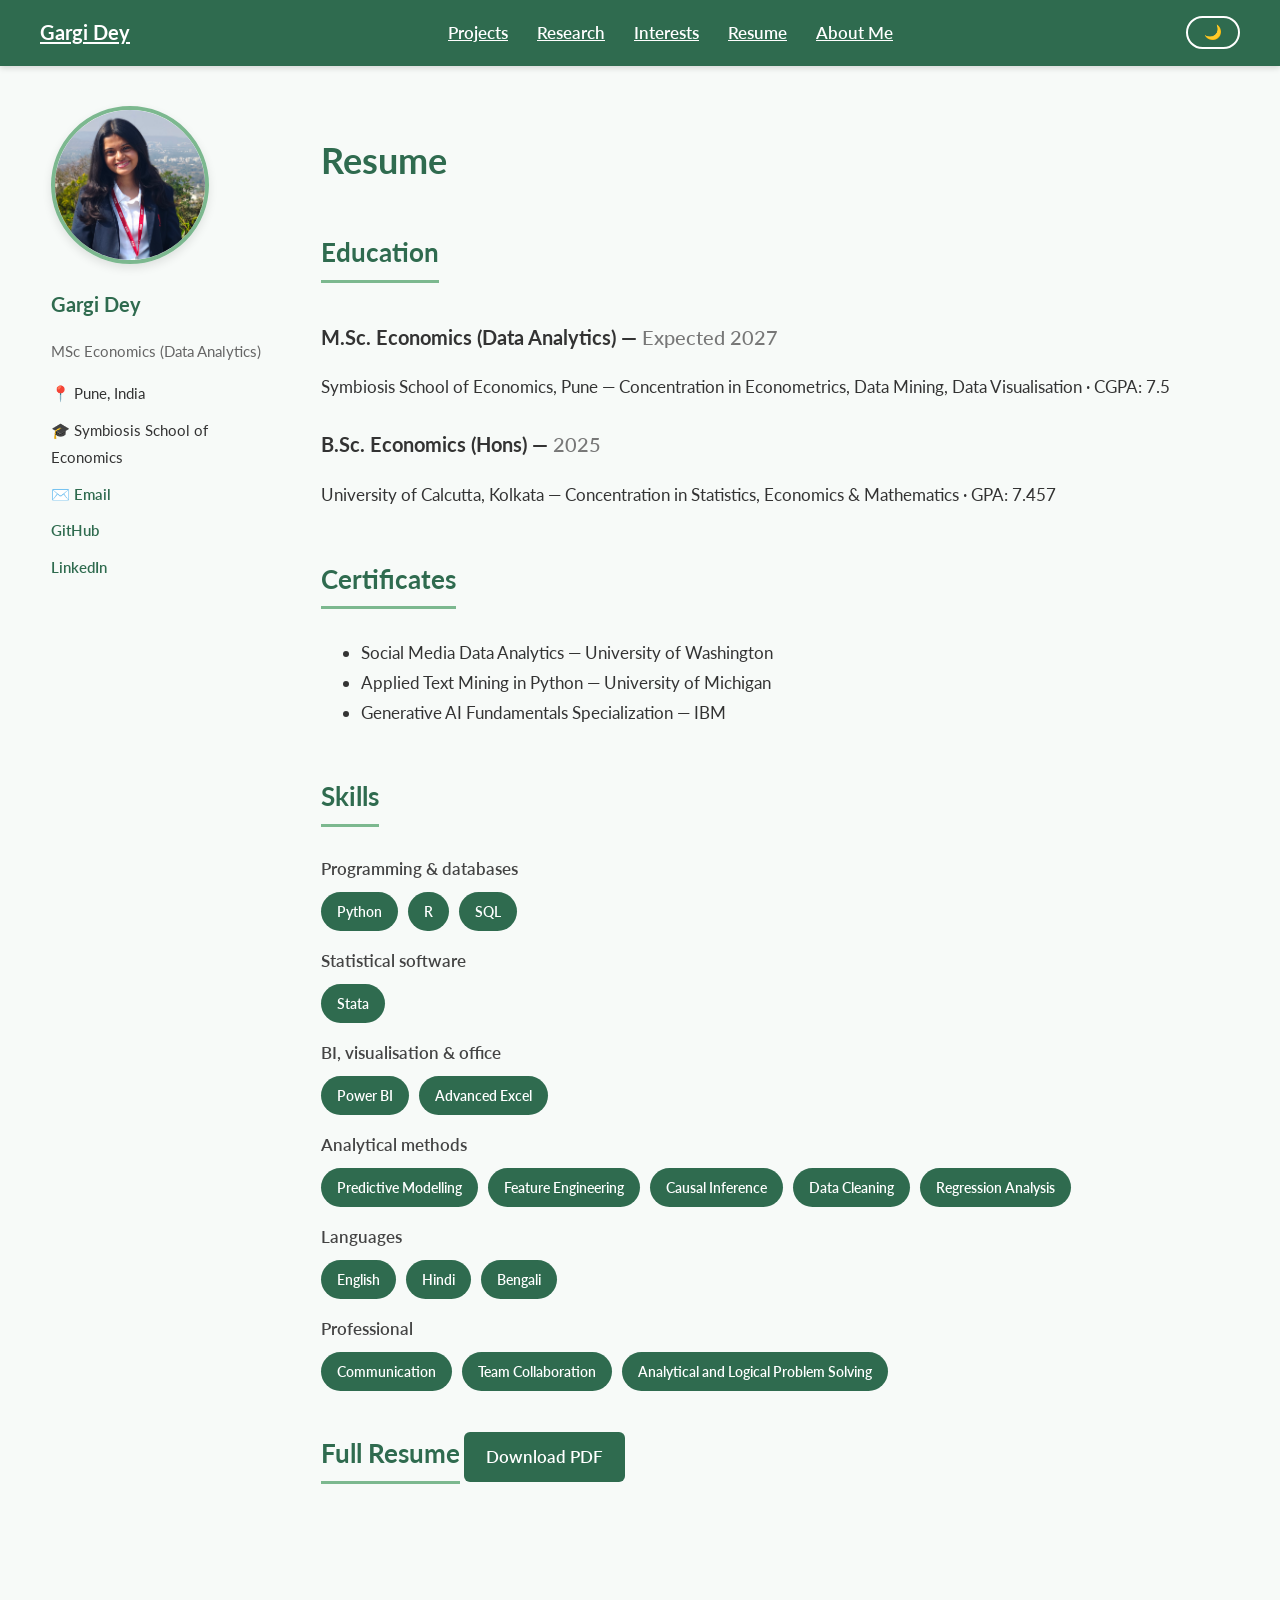
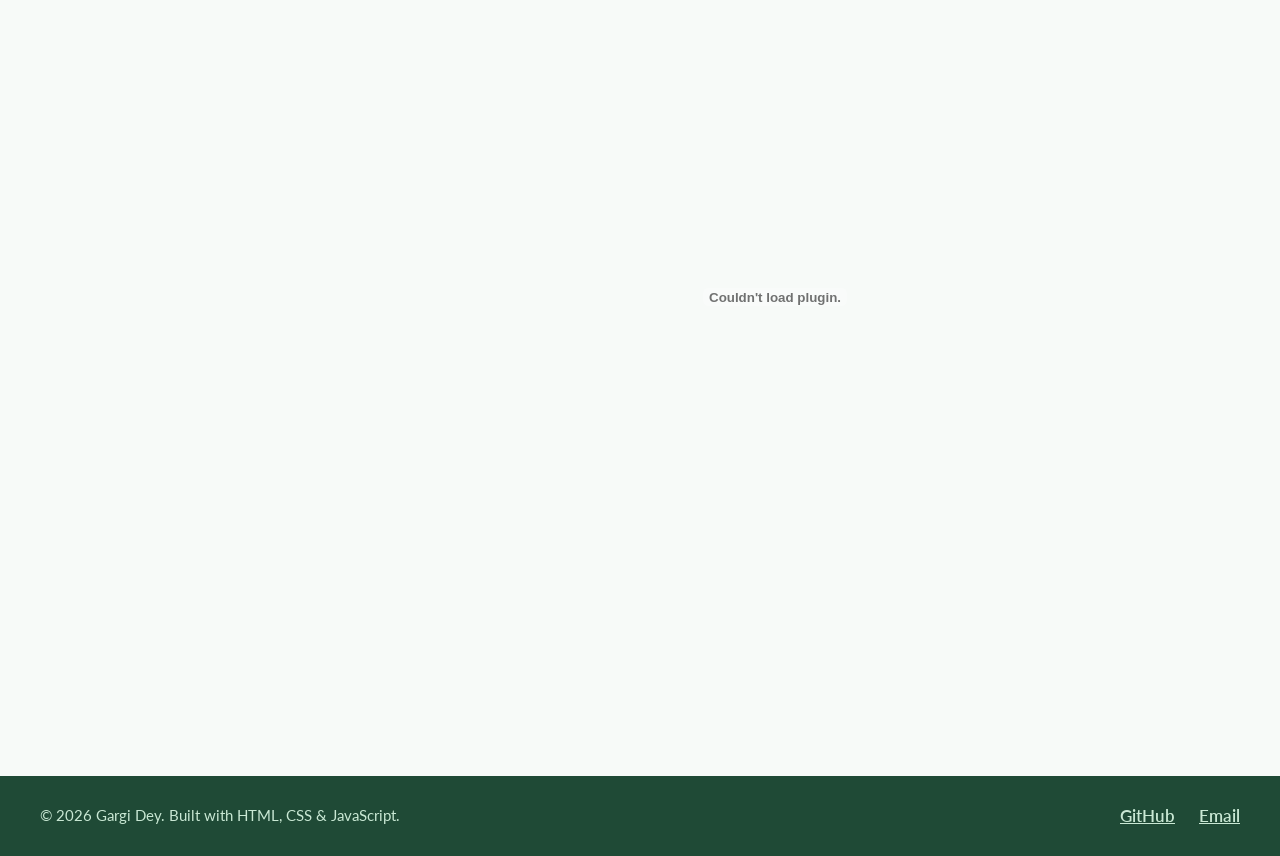
<file: Resume.html>
<!DOCTYPE html>
<html lang="en">
<head>
  <meta charset="UTF-8">
  <meta name="viewport" content="width=device-width, initial-scale=1.0">
  <title>Resume - Gargi Dey</title>
  <link rel="icon" href="data:image/svg+xml,<svg xmlns='http://www.w3.org/2000/svg' viewBox='0 0 100 100'><polygon points='50,15 90,35 50,55 10,35' fill='%232F6B4F'/><polygon points='50,55 80,42 80,65 50,78 20,65 20,42' fill='%233E7C5A'/><circle cx='90' cy='35' r='3' fill='%232F6B4F'/><line x1='90' y1='35' x2='90' y2='55' stroke='%232F6B4F' stroke-width='2'/></svg>">
  <link rel="preconnect" href="https://fonts.googleapis.com">
  <link href="https://fonts.googleapis.com/css2?family=Lato:wght@400;600;700&display=swap" rel="stylesheet">
  <link rel="stylesheet" href="style.css">
</head>
<body>

  <nav class="navbar">
    <a href="index.html" class="site-title">Gargi Dey</a>
    <div class="nav-links">
      <a href="projects.html">Projects</a>
      <a href="research.html">Research</a>
      <a href="interests.html">Interests</a>
      <a href="Resume.html">Resume</a>
      <a href="about.html">About Me</a>
    </div>
    <button id="theme-toggle">🌙</button>
  </nav>

  <div class="page-layout">
    <aside class="sidebar">
      <img src="image.png.jpeg" alt="Gargi Dey" class="profile-pic">
      <h2>Gargi Dey</h2>
      <p class="role">MSc Economics (Data Analytics)</p>
      <ul class="sidebar-links">
        <li>📍 Pune, India</li>
        <li>🎓 Symbiosis School of Economics</li>
        <li>✉️ <a href="mailto:gargi.dey.2025@sse.ac.in">Email</a></li>
        <li><a href="https://github.com/gargi24dey-cmd" target="_blank">GitHub</a></li>
        <li><a href="#" target="_blank">LinkedIn</a></li>
      </ul>
    </aside>

    <div class="page-content">
      <h1>Resume</h1>

      <h2>Education</h2>
      <div class="edu-entry">
        <h3>M.Sc. Economics (Data Analytics) — <span class="edu-date">Expected 2027</span></h3>
        <p>Symbiosis School of Economics, Pune — Concentration in Econometrics, Data Mining, Data Visualisation · CGPA: 7.5</p>
      </div>
      <div class="edu-entry">
        <h3>B.Sc. Economics (Hons) — <span class="edu-date">2025</span></h3>
        <p>University of Calcutta, Kolkata — Concentration in Statistics, Economics & Mathematics · GPA: 7.457</p>
      </div>

      <h2>Certificates</h2>
      <ul>
        <li>Social Media Data Analytics — University of Washington</li>
        <li>Applied Text Mining in Python — University of Michigan</li>
        <li>Generative AI Fundamentals Specialization — IBM</li>
      </ul>

      <h2>Skills</h2>
      <p class="skill-subheading">Programming & databases</p>
      <div class="skills-list">
        <span class="skill-tag">Python</span>
        <span class="skill-tag">R</span>
        <span class="skill-tag">SQL</span>
       </div>
       <p class="skill-subheading">Statistical software</p>
      <div class="skills-list">
        <span class="skill-tag">Stata</span>
      </div>
       <p class="skill-subheading">BI, visualisation & office</p>
      <div class="skills-list">
        <span class="skill-tag">Power BI</span>
        <span class="skill-tag">Advanced Excel</span>
      </div>
      <p class="skill-subheading">Analytical methods</p>
      <div class="skills-list">
        <span class="skill-tag">Predictive Modelling</span>
        <span class="skill-tag">Feature Engineering</span>
        <span class="skill-tag">Causal Inference</span>
        <span class="skill-tag">Data Cleaning</span>
        <span class="skill-tag">Regression Analysis</span>
      </div>

      <p class="skill-subheading">Languages</p>
      <div class="skills-list">
        <span class="skill-tag">English</span>
        <span class="skill-tag">Hindi</span>
        <span class="skill-tag">Bengali</span>
      </div>

      <p class="skill-subheading">Professional</p>
      <div class="skills-list">
        <span class="skill-tag">Communication</span>
        <span class="skill-tag">Team Collaboration</span>
        <span class="skill-tag">Analytical and Logical Problem Solving</span>
      </div>

      <h2>Full Resume</h2>
      <a href="CV.pdf" download class="download-btn">Download PDF</a>
      <embed src="CV.pdf" type="application/pdf" width="100%" height="800px">
    </div>
  </div>

   <footer class="site-footer">
    <div class="footer-content">
      <p class="footer-copy">&copy; 2026 Gargi Dey. Built with HTML, CSS &amp; JavaScript.</p>
      <div class="footer-links">
        <a href="https://github.com/gargi24dey-cmd" target="_blank">GitHub</a>
        <a href="mailto:gargi.dey.2025@sse.ac.in">Email</a>
      </div>
    </div>
  </footer>

  <script src="theme.js"></script>
</body>
</html>
</file>
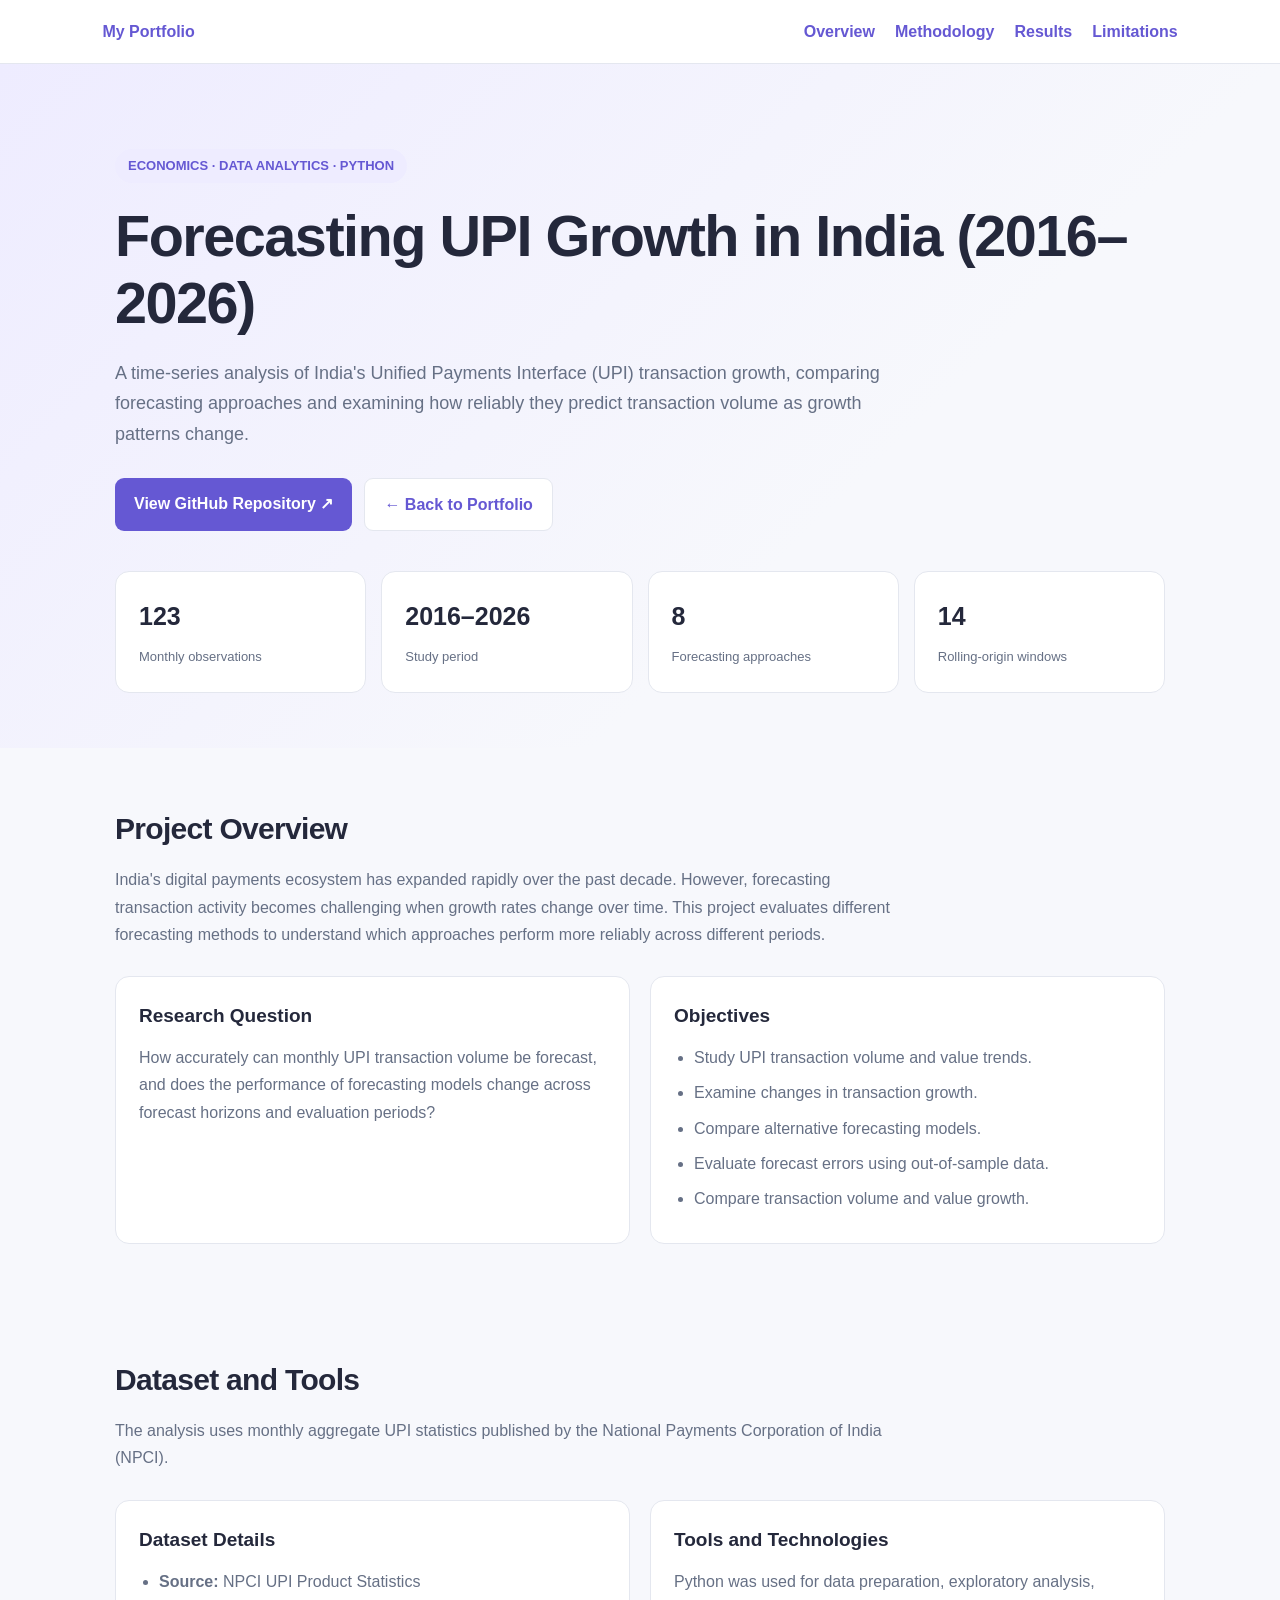
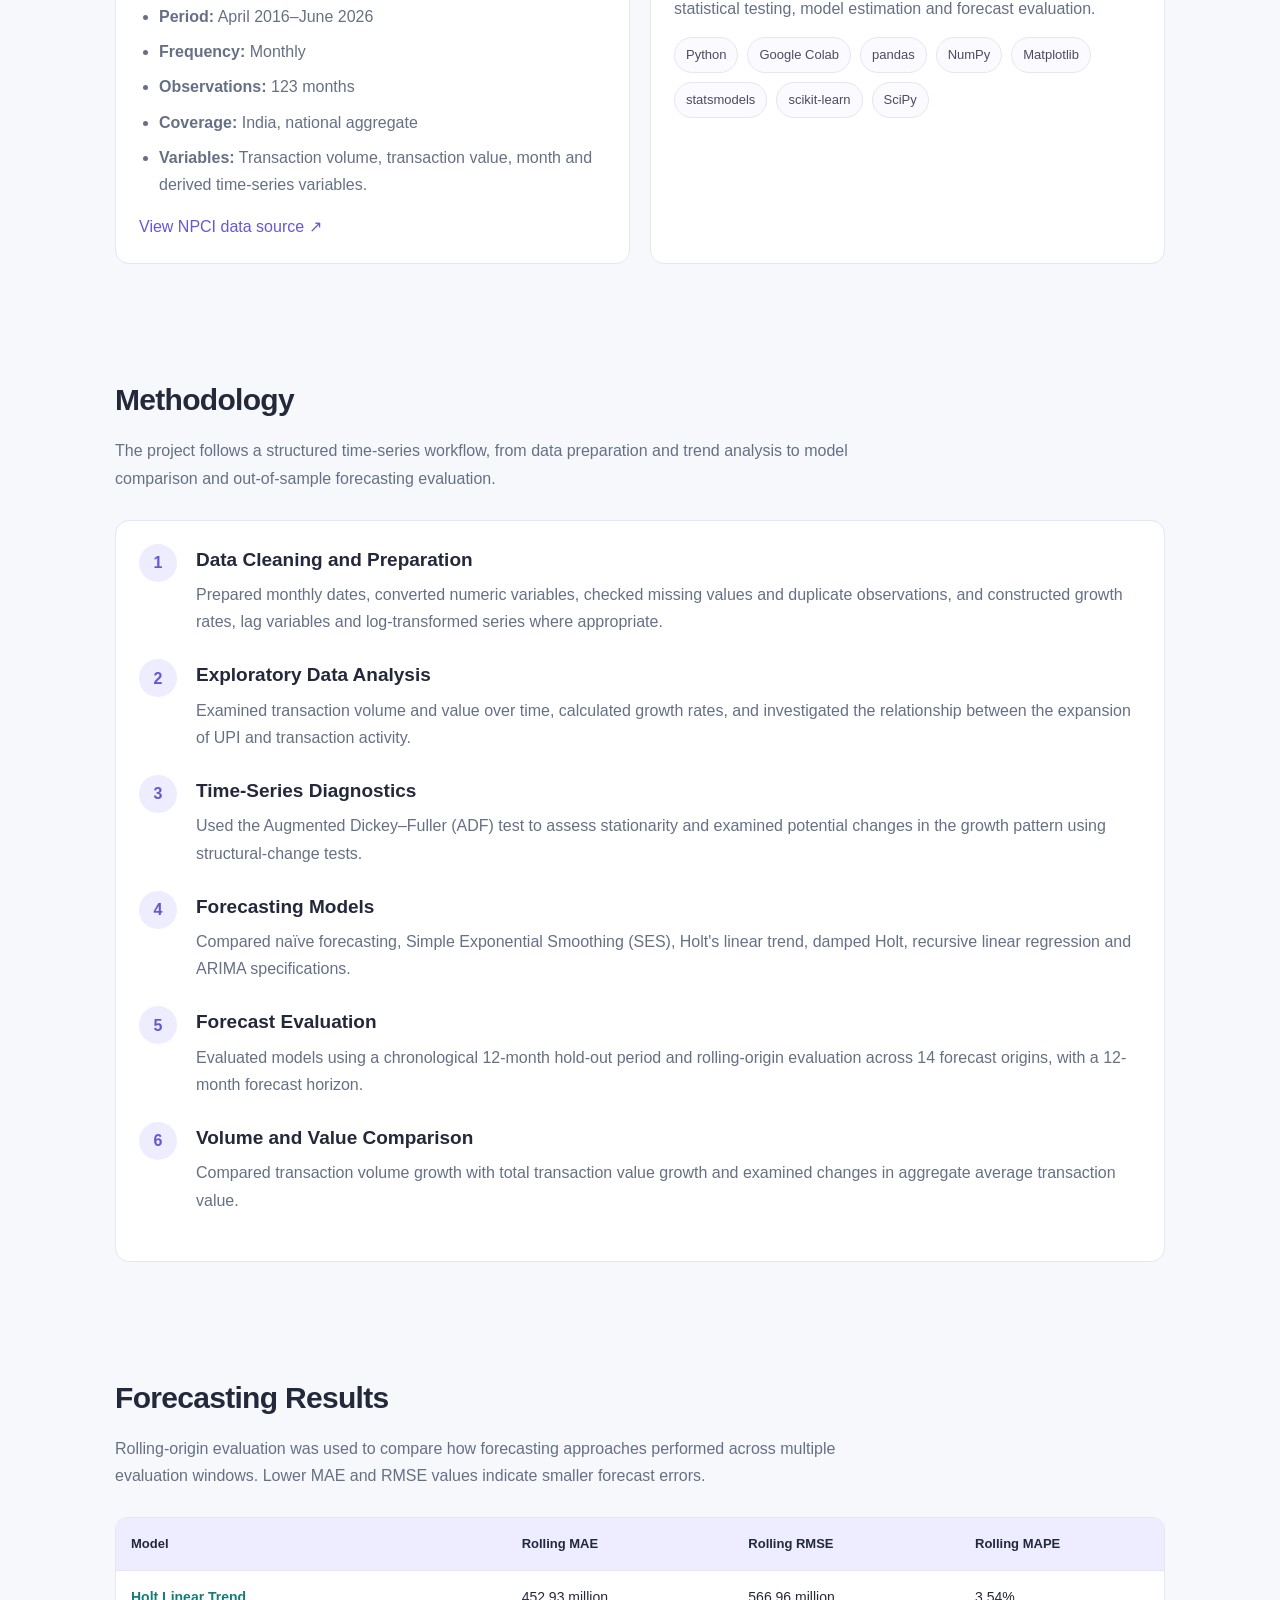
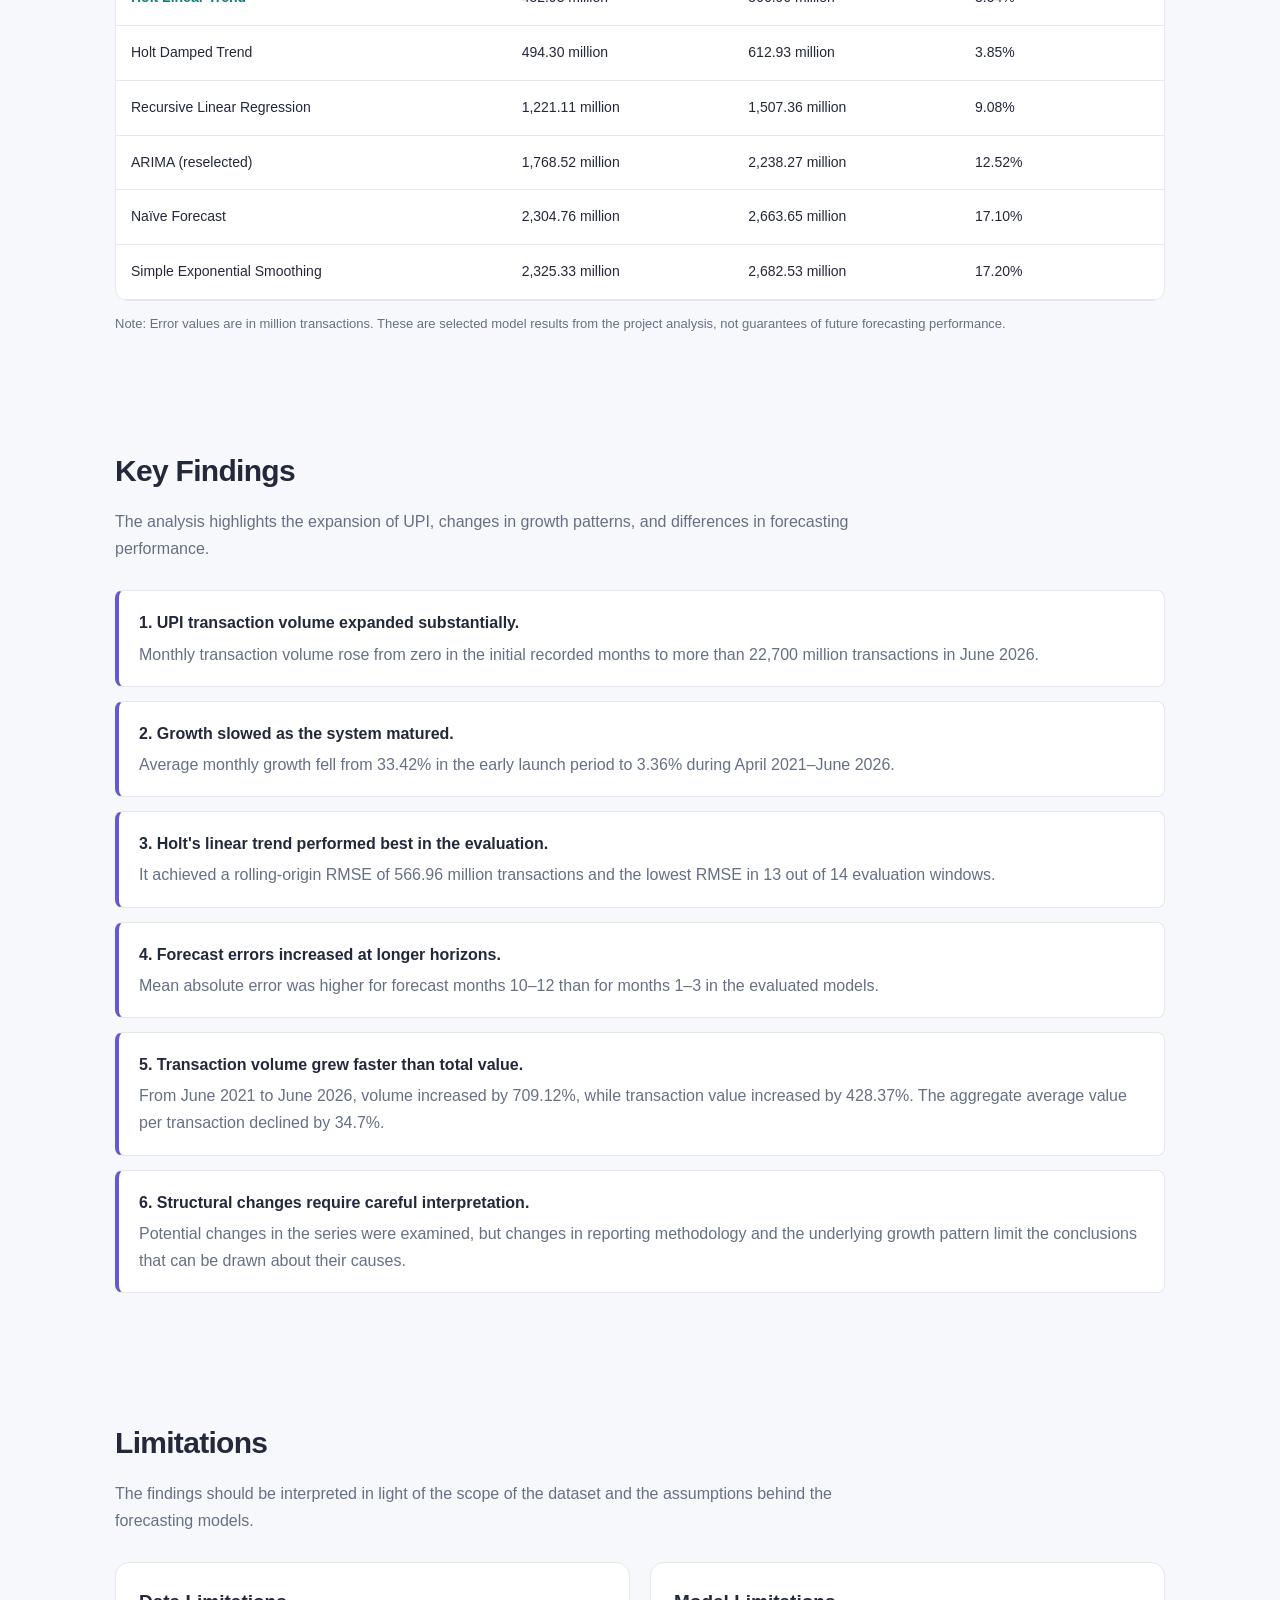
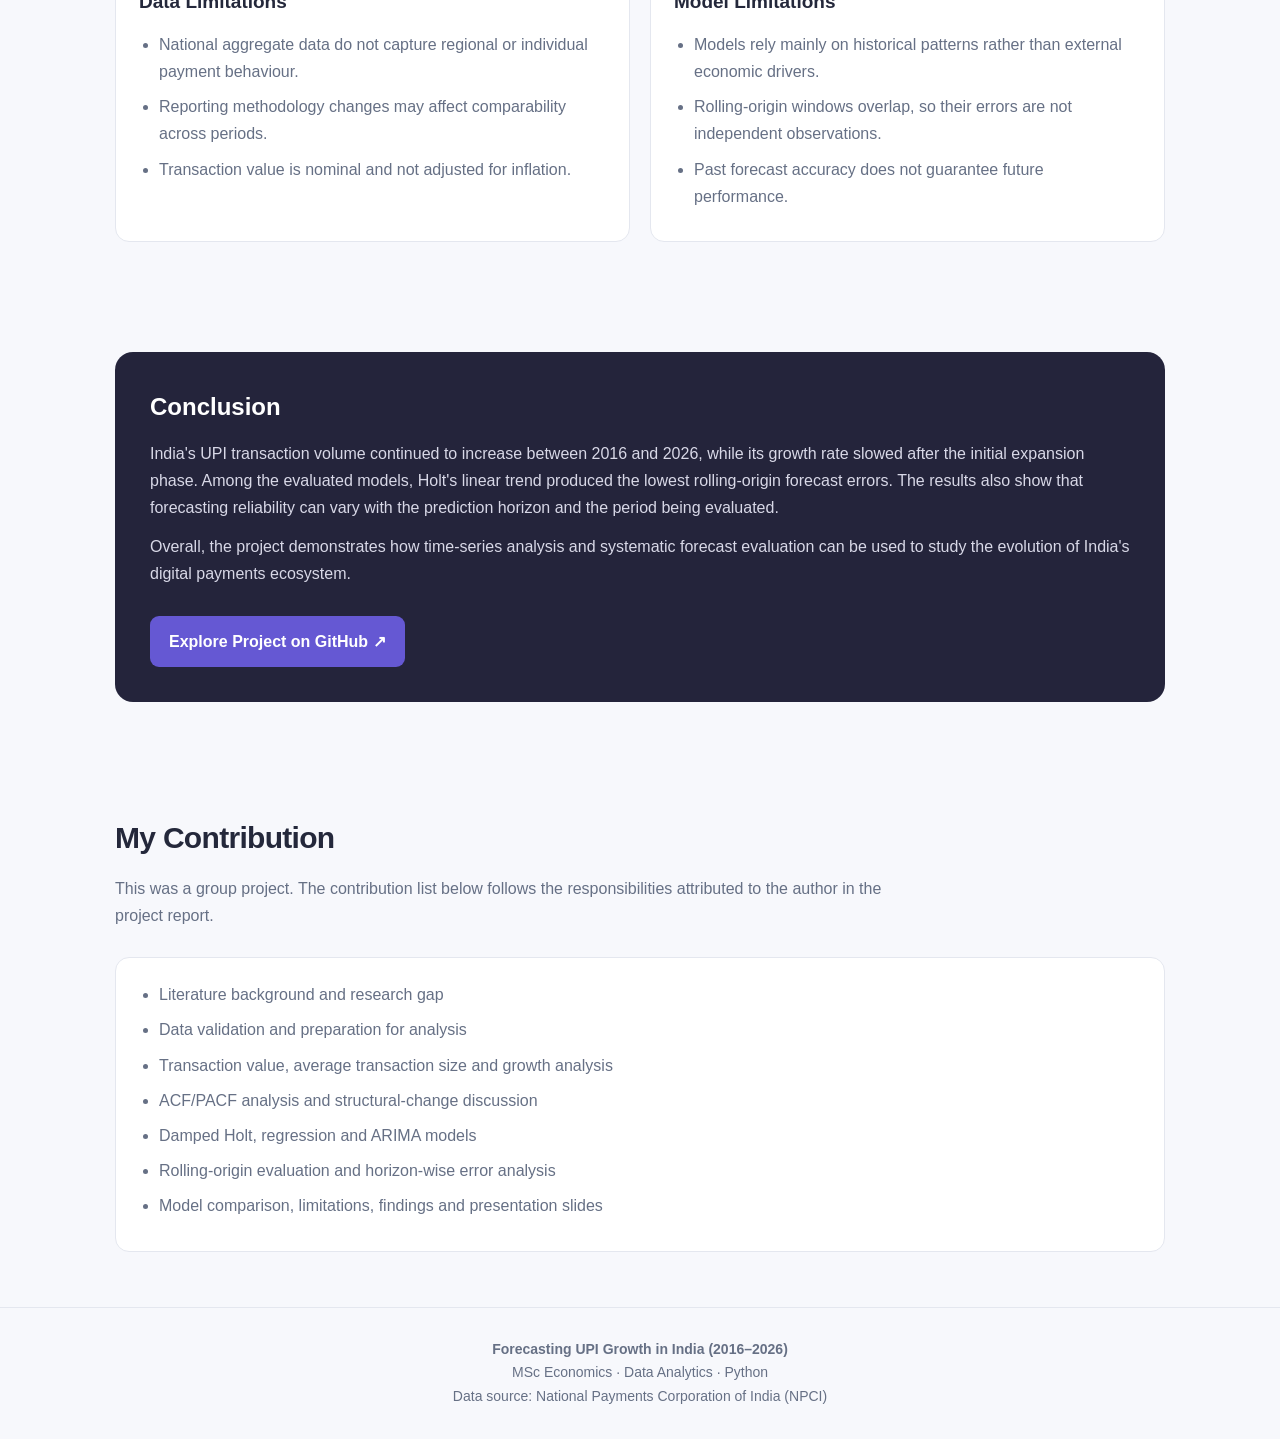
<file: upi-transaction-forecasting-india.html>
<!DOCTYPE html>
<html lang="en">
<head>
    <meta charset="UTF-8">
    <meta name="viewport" content="width=device-width, initial-scale=1.0">
    <meta name="description" content="Forecasting India's UPI transaction growth using Python and time-series analysis.">
    <title>UPI Transaction Forecasting | Portfolio</title>

    <style>
        :root {
            --bg: #f7f8fc;
            --card: #ffffff;
            --text: #24283b;
            --muted: #667085;
            --accent: #6558d3;
            --accent-light: #eeecff;
            --border: #e4e7ef;
        }

        * {
            box-sizing: border-box;
            margin: 0;
            padding: 0;
        }

        html {
            scroll-behavior: smooth;
        }

        body {
            font-family: Arial, Helvetica, sans-serif;
            background: var(--bg);
            color: var(--text);
            line-height: 1.7;
        }

        a {
            color: var(--accent);
            text-decoration: none;
        }

        .navbar {
            background: var(--card);
            border-bottom: 1px solid var(--border);
            padding: 18px 8%;
            display: flex;
            justify-content: space-between;
            align-items: center;
            gap: 20px;
            position: sticky;
            top: 0;
            z-index: 10;
        }

        .navbar a {
            font-weight: 600;
        }

        .nav-links {
            display: flex;
            gap: 20px;
            flex-wrap: wrap;
        }

        .container {
            width: min(1050px, 88%);
            margin: auto;
        }

        .hero {
            padding: 85px 0 55px;
            background: linear-gradient(135deg, #eeecff, #f7f8fc 65%);
        }

        .tag {
            display: inline-block;
            background: var(--accent-light);
            color: var(--accent);
            padding: 6px 13px;
            border-radius: 20px;
            font-size: 13px;
            font-weight: bold;
            margin-bottom: 20px;
        }

        h1 {
            font-size: clamp(2.2rem, 5vw, 3.6rem);
            line-height: 1.15;
            letter-spacing: -1.5px;
            margin-bottom: 22px;
        }

        .hero p {
            max-width: 780px;
            font-size: 18px;
            color: var(--muted);
        }

        .buttons {
            display: flex;
            gap: 12px;
            flex-wrap: wrap;
            margin-top: 28px;
        }

        .btn {
            display: inline-block;
            padding: 12px 19px;
            border-radius: 9px;
            background: var(--accent);
            color: white;
            font-weight: bold;
        }

        .btn-outline {
            background: white;
            color: var(--accent);
            border: 1px solid var(--border);
        }

        .stats {
            display: grid;
            grid-template-columns: repeat(4, 1fr);
            gap: 15px;
            margin-top: 40px;
        }

        .stat, .card {
            background: var(--card);
            border: 1px solid var(--border);
            border-radius: 14px;
            padding: 23px;
        }

        .stat strong {
            display: block;
            font-size: 25px;
            margin-bottom: 5px;
        }

        .stat span {
            color: var(--muted);
            font-size: 13px;
        }

        section {
            padding: 55px 0;
        }

        .section-title {
            font-size: 30px;
            margin-bottom: 12px;
            letter-spacing: -0.7px;
        }

        .section-intro {
            color: var(--muted);
            max-width: 780px;
            margin-bottom: 28px;
        }

        .grid {
            display: grid;
            grid-template-columns: repeat(2, 1fr);
            gap: 20px;
        }

        .card h3 {
            margin-bottom: 12px;
            font-size: 19px;
        }

        .card p, .card li {
            color: var(--muted);
        }

        .card ul {
            padding-left: 20px;
        }

        .card li {
            margin-bottom: 8px;
        }

        .full-width {
            margin-top: 20px;
        }

        .tags {
            display: flex;
            gap: 9px;
            flex-wrap: wrap;
            margin-top: 15px;
        }

        .tags span {
            border: 1px solid var(--border);
            background: #fafaff;
            padding: 6px 11px;
            border-radius: 20px;
            font-size: 13px;
            color: #4b4b64;
        }

        .method {
            display: grid;
            grid-template-columns: 42px 1fr;
            gap: 15px;
            margin-bottom: 24px;
        }

        .number {
            width: 38px;
            height: 38px;
            display: grid;
            place-items: center;
            background: var(--accent-light);
            color: var(--accent);
            font-weight: bold;
            border-radius: 50%;
        }

        .method h3 {
            margin-bottom: 5px;
        }

        .method p {
            color: var(--muted);
        }

        .table-wrapper {
            overflow-x: auto;
            background: white;
            border: 1px solid var(--border);
            border-radius: 12px;
        }

        table {
            width: 100%;
            border-collapse: collapse;
            min-width: 600px;
        }

        th, td {
            padding: 15px;
            border-bottom: 1px solid var(--border);
            text-align: left;
        }

        th {
            background: var(--accent-light);
            font-size: 13px;
        }

        td {
            font-size: 14px;
        }

        .best {
            color: #147d78;
            font-weight: bold;
        }

        .finding {
            padding: 18px 20px;
            margin-bottom: 14px;
            background: white;
            border: 1px solid var(--border);
            border-left: 4px solid var(--accent);
            border-radius: 8px;
        }

        .finding p {
            color: var(--muted);
            margin-top: 4px;
        }

        .conclusion {
            background: #24243b;
            color: white;
            border-radius: 18px;
            padding: 35px;
        }

        .conclusion p {
            color: #d8d8e7;
            margin-top: 12px;
        }

        footer {
            padding: 30px 0;
            text-align: center;
            color: var(--muted);
            border-top: 1px solid var(--border);
            font-size: 14px;
        }

        @media (max-width: 700px) {
            .navbar {
                align-items: flex-start;
                flex-direction: column;
            }

            .stats {
                grid-template-columns: repeat(2, 1fr);
            }

            .grid {
                grid-template-columns: 1fr;
            }

            .hero {
                padding-top: 55px;
            }

            .section-title {
                font-size: 26px;
            }
        }
    </style>
</head>

<body>

<nav class="navbar">
    <a href="../index.html">My Portfolio</a>

    <div class="nav-links">
        <a href="#overview">Overview</a>
        <a href="#methodology">Methodology</a>
        <a href="#results">Results</a>
        <a href="#limitations">Limitations</a>
    </div>
</nav>

<header class="hero" id="overview">
    <div class="container">
        <span class="tag">ECONOMICS · DATA ANALYTICS · PYTHON</span>

        <h1>Forecasting UPI Growth in India (2016–2026)</h1>

        <p>
            A time-series analysis of India's Unified Payments Interface (UPI)
            transaction growth, comparing forecasting approaches and examining
            how reliably they predict transaction volume as growth patterns change.
        </p>

        <div class="buttons">
            <!-- Replace YOUR-USERNAME with your GitHub username -->
            <a class="btn"
               href="https://github.com/YOUR-USERNAME/upi-transaction-forecasting-india"
               target="_blank" rel="noopener noreferrer">
                View GitHub Repository ↗
            </a>

            <a class="btn btn-outline" href="../index.html">
                ← Back to Portfolio
            </a>
        </div>

        <div class="stats">
            <div class="stat">
                <strong>123</strong>
                <span>Monthly observations</span>
            </div>

            <div class="stat">
                <strong>2016–2026</strong>
                <span>Study period</span>
            </div>

            <div class="stat">
                <strong>8</strong>
                <span>Forecasting approaches</span>
            </div>

            <div class="stat">
                <strong>14</strong>
                <span>Rolling-origin windows</span>
            </div>
        </div>
    </div>
</header>

<main>

<section>
    <div class="container">
        <h2 class="section-title">Project Overview</h2>

        <p class="section-intro">
            India's digital payments ecosystem has expanded rapidly over the
            past decade. However, forecasting transaction activity becomes
            challenging when growth rates change over time. This project
            evaluates different forecasting methods to understand which
            approaches perform more reliably across different periods.
        </p>

        <div class="grid">
            <div class="card">
                <h3>Research Question</h3>
                <p>
                    How accurately can monthly UPI transaction volume be
                    forecast, and does the performance of forecasting models
                    change across forecast horizons and evaluation periods?
                </p>
            </div>

            <div class="card">
                <h3>Objectives</h3>
                <ul>
                    <li>Study UPI transaction volume and value trends.</li>
                    <li>Examine changes in transaction growth.</li>
                    <li>Compare alternative forecasting models.</li>
                    <li>Evaluate forecast errors using out-of-sample data.</li>
                    <li>Compare transaction volume and value growth.</li>
                </ul>
            </div>
        </div>
    </div>
</section>

<section>
    <div class="container">
        <h2 class="section-title">Dataset and Tools</h2>

        <p class="section-intro">
            The analysis uses monthly aggregate UPI statistics published by
            the National Payments Corporation of India (NPCI).
        </p>

        <div class="grid">
            <div class="card">
                <h3>Dataset Details</h3>
                <ul>
                    <li><strong>Source:</strong> NPCI UPI Product Statistics</li>
                    <li><strong>Period:</strong> April 2016–June 2026</li>
                    <li><strong>Frequency:</strong> Monthly</li>
                    <li><strong>Observations:</strong> 123 months</li>
                    <li><strong>Coverage:</strong> India, national aggregate</li>
                    <li><strong>Variables:</strong> Transaction volume,
                        transaction value, month and derived time-series variables.</li>
                </ul>

                <p style="margin-top: 15px;">
                    <a href="https://www.npci.org.in/product/upi/product-statistics"
                       target="_blank" rel="noopener noreferrer">
                        View NPCI data source ↗
                    </a>
                </p>
            </div>

            <div class="card">
                <h3>Tools and Technologies</h3>
                <p>
                    Python was used for data preparation, exploratory analysis,
                    statistical testing, model estimation and forecast evaluation.
                </p>

                <div class="tags">
                    <span>Python</span>
                    <span>Google Colab</span>
                    <span>pandas</span>
                    <span>NumPy</span>
                    <span>Matplotlib</span>
                    <span>statsmodels</span>
                    <span>scikit-learn</span>
                    <span>SciPy</span>
                </div>
            </div>
        </div>
    </div>
</section>

<section id="methodology">
    <div class="container">
        <h2 class="section-title">Methodology</h2>

        <p class="section-intro">
            The project follows a structured time-series workflow, from
            data preparation and trend analysis to model comparison and
            out-of-sample forecasting evaluation.
        </p>

        <div class="card">
            <div class="method">
                <div class="number">1</div>
                <div>
                    <h3>Data Cleaning and Preparation</h3>
                    <p>
                        Prepared monthly dates, converted numeric variables,
                        checked missing values and duplicate observations,
                        and constructed growth rates, lag variables and
                        log-transformed series where appropriate.
                    </p>
                </div>
            </div>

            <div class="method">
                <div class="number">2</div>
                <div>
                    <h3>Exploratory Data Analysis</h3>
                    <p>
                        Examined transaction volume and value over time,
                        calculated growth rates, and investigated the
                        relationship between the expansion of UPI and
                        transaction activity.
                    </p>
                </div>
            </div>

            <div class="method">
                <div class="number">3</div>
                <div>
                    <h3>Time-Series Diagnostics</h3>
                    <p>
                        Used the Augmented Dickey–Fuller (ADF) test to
                        assess stationarity and examined potential changes
                        in the growth pattern using structural-change tests.
                    </p>
                </div>
            </div>

            <div class="method">
                <div class="number">4</div>
                <div>
                    <h3>Forecasting Models</h3>
                    <p>
                        Compared naïve forecasting, Simple Exponential
                        Smoothing (SES), Holt's linear trend, damped Holt,
                        recursive linear regression and ARIMA specifications.
                    </p>
                </div>
            </div>

            <div class="method">
                <div class="number">5</div>
                <div>
                    <h3>Forecast Evaluation</h3>
                    <p>
                        Evaluated models using a chronological 12-month
                        hold-out period and rolling-origin evaluation
                        across 14 forecast origins, with a 12-month
                        forecast horizon.
                    </p>
                </div>
            </div>

            <div class="method">
                <div class="number">6</div>
                <div>
                    <h3>Volume and Value Comparison</h3>
                    <p>
                        Compared transaction volume growth with total
                        transaction value growth and examined changes
                        in aggregate average transaction value.
                    </p>
                </div>
            </div>
        </div>
    </div>
</section>

<section id="results">
    <div class="container">
        <h2 class="section-title">Forecasting Results</h2>

        <p class="section-intro">
            Rolling-origin evaluation was used to compare how forecasting
            approaches performed across multiple evaluation windows.
            Lower MAE and RMSE values indicate smaller forecast errors.
        </p>

        <div class="table-wrapper">
            <table>
                <thead>
                    <tr>
                        <th>Model</th>
                        <th>Rolling MAE</th>
                        <th>Rolling RMSE</th>
                        <th>Rolling MAPE</th>
                    </tr>
                </thead>

                <tbody>
                    <tr>
                        <td class="best">Holt Linear Trend</td>
                        <td>452.93 million</td>
                        <td>566.96 million</td>
                        <td>3.54%</td>
                    </tr>

                    <tr>
                        <td>Holt Damped Trend</td>
                        <td>494.30 million</td>
                        <td>612.93 million</td>
                        <td>3.85%</td>
                    </tr>

                    <tr>
                        <td>Recursive Linear Regression</td>
                        <td>1,221.11 million</td>
                        <td>1,507.36 million</td>
                        <td>9.08%</td>
                    </tr>

                    <tr>
                        <td>ARIMA (reselected)</td>
                        <td>1,768.52 million</td>
                        <td>2,238.27 million</td>
                        <td>12.52%</td>
                    </tr>

                    <tr>
                        <td>Naïve Forecast</td>
                        <td>2,304.76 million</td>
                        <td>2,663.65 million</td>
                        <td>17.10%</td>
                    </tr>

                    <tr>
                        <td>Simple Exponential Smoothing</td>
                        <td>2,325.33 million</td>
                        <td>2,682.53 million</td>
                        <td>17.20%</td>
                    </tr>
                </tbody>
            </table>
        </div>

        <p style="color: var(--muted); margin-top: 12px; font-size: 13px;">
            Note: Error values are in million transactions. These are selected
            model results from the project analysis, not guarantees of future
            forecasting performance.
        </p>
    </div>
</section>

<section>
    <div class="container">
        <h2 class="section-title">Key Findings</h2>

        <p class="section-intro">
            The analysis highlights the expansion of UPI, changes in growth
            patterns, and differences in forecasting performance.
        </p>

        <div class="finding">
            <strong>1. UPI transaction volume expanded substantially.</strong>
            <p>
                Monthly transaction volume rose from zero in the initial
                recorded months to more than 22,700 million transactions
                in June 2026.
            </p>
        </div>

        <div class="finding">
            <strong>2. Growth slowed as the system matured.</strong>
            <p>
                Average monthly growth fell from 33.42% in the early launch
                period to 3.36% during April 2021–June 2026.
            </p>
        </div>

        <div class="finding">
            <strong>3. Holt's linear trend performed best in the evaluation.</strong>
            <p>
                It achieved a rolling-origin RMSE of 566.96 million
                transactions and the lowest RMSE in 13 out of 14
                evaluation windows.
            </p>
        </div>

        <div class="finding">
            <strong>4. Forecast errors increased at longer horizons.</strong>
            <p>
                Mean absolute error was higher for forecast months 10–12
                than for months 1–3 in the evaluated models.
            </p>
        </div>

        <div class="finding">
            <strong>5. Transaction volume grew faster than total value.</strong>
            <p>
                From June 2021 to June 2026, volume increased by 709.12%,
                while transaction value increased by 428.37%. The
                aggregate average value per transaction declined by 34.7%.
            </p>
        </div>

        <div class="finding">
            <strong>6. Structural changes require careful interpretation.</strong>
            <p>
                Potential changes in the series were examined, but changes
                in reporting methodology and the underlying growth pattern
                limit the conclusions that can be drawn about their causes.
            </p>
        </div>
    </div>
</section>

<section id="limitations">
    <div class="container">
        <h2 class="section-title">Limitations</h2>

        <p class="section-intro">
            The findings should be interpreted in light of the scope of
            the dataset and the assumptions behind the forecasting models.
        </p>

        <div class="grid">
            <div class="card">
                <h3>Data Limitations</h3>
                <ul>
                    <li>National aggregate data do not capture regional
                        or individual payment behaviour.</li>
                    <li>Reporting methodology changes may affect
                        comparability across periods.</li>
                    <li>Transaction value is nominal and not adjusted
                        for inflation.</li>
                </ul>
            </div>

            <div class="card">
                <h3>Model Limitations</h3>
                <ul>
                    <li>Models rely mainly on historical patterns rather
                        than external economic drivers.</li>
                    <li>Rolling-origin windows overlap, so their errors
                        are not independent observations.</li>
                    <li>Past forecast accuracy does not guarantee
                        future performance.</li>
                </ul>
            </div>
        </div>
    </div>
</section>

<section>
    <div class="container">
        <div class="conclusion">
            <h2>Conclusion</h2>

            <p>
                India's UPI transaction volume continued to increase between
                2016 and 2026, while its growth rate slowed after the initial
                expansion phase. Among the evaluated models, Holt's linear
                trend produced the lowest rolling-origin forecast errors.
                The results also show that forecasting reliability can vary
                with the prediction horizon and the period being evaluated.
            </p>

            <p>
                Overall, the project demonstrates how time-series analysis
                and systematic forecast evaluation can be used to study
                the evolution of India's digital payments ecosystem.
            </p>

            <div class="buttons">
                <a class="btn"
                   href="https://github.com/YOUR-USERNAME/upi-transaction-forecasting-india"
                   target="_blank" rel="noopener noreferrer">
                    Explore Project on GitHub ↗
                </a>
            </div>
        </div>
    </div>
</section>

<section>
    <div class="container">
        <h2 class="section-title">My Contribution</h2>

        <p class="section-intro">
            This was a group project. The contribution list below follows
            the responsibilities attributed to the author in the project report.
        </p>

        <div class="card">
            <ul>
                <li>Literature background and research gap</li>
                <li>Data validation and preparation for analysis</li>
                <li>Transaction value, average transaction size and growth analysis</li>
                <li>ACF/PACF analysis and structural-change discussion</li>
                <li>Damped Holt, regression and ARIMA models</li>
                <li>Rolling-origin evaluation and horizon-wise error analysis</li>
                <li>Model comparison, limitations, findings and presentation slides</li>
            </ul>
        </div>
    </div>
</section>

</main>

<footer>
    <div class="container">
        <p><strong>Forecasting UPI Growth in India (2016–2026)</strong></p>
        <p>MSc Economics · Data Analytics · Python</p>
        <p>Data source: National Payments Corporation of India (NPCI)</p>
    </div>
</footer>

</body>
</html>
</file>
<file: style.css>
body {
  font-family: 'Lato', Arial, sans-serif;
  margin: 0;
  padding: 0;
  background-color: #F7FAF8;
  color: #333;
  line-height: 1.75;
  font-size: 17px;
}

/* Navbar */
.navbar {
  display: flex;
  justify-content: space-between;
  align-items: center;
  background-color: #2F6B4F;
  padding: 15px 40px;
  box-shadow: 0 2px 6px rgba(0,0,0,0.15);
}

.site-title {
  color: white;
  font-weight: 700;
  font-size: 1.2em;
  text-decoration: underline;
}

.nav-links a {
  color: white;
  text-decoration: underline;
  margin-left: 25px;
  font-weight: 600;
}

.nav-links a:hover {
  color: #C9E8D4;
}

#theme-toggle {
  background: none;
  border: 2px solid white;
  color: white;
  padding: 6px 16px;
  border-radius: 20px;
  cursor: pointer;
  font-size: 0.85em;
  font-weight: 600;
}

#theme-toggle:hover {
  background-color: rgba(255,255,255,0.15);
}

/* Layout */
.page-layout {
  display: flex;
  width: 92%;
  max-width: 1300px;
  margin: 40px auto;
  gap: 50px;
  align-items: flex-start;
}

.sidebar {
  width: 220px;
  flex-shrink: 0;
  text-align: left;
  position: sticky;
  top: 20px;
}

.sidebar .profile-pic {
  width: 150px;
  height: 150px;
  border-radius: 50%;
  object-fit: cover;
  border: 4px solid #7CB88F;
  margin-bottom: 15px;
  box-shadow: 0 4px 10px rgba(0,0,0,0.1);
}

.sidebar h2 {
  margin: 0 0 4px 0;
  color: #2F6B4F;
  font-size: 1.2em;
}

.sidebar .role {
  color: #666;
  font-size: 0.9em;
  margin-bottom: 15px;
}

.sidebar-links {
  list-style: none;
  padding: 0;
  font-size: 0.9em;
}

.sidebar-links li {
  margin-bottom: 10px;
}

.sidebar-links a {
  color: #2F6B4F;
  text-decoration: none;
  font-weight: 600;
}

.sidebar-links a:hover {
  text-decoration: underline;
}

.page-content {
  flex: 1;
}

.page-content h1 {
  color: #2F6B4F;
   margin-bottom: 8px;
  font-size: 2.1em;
}

.page-content h2 {
  color: #2F6B4F;
  border-bottom: 3px solid #7CB88F;
  padding-bottom: 5px;
  display: inline-block;
  margin-top: 30px;
  margin-bottom: 12px;
  font-size: 1.5em;
}

.page-content h3 {
  color: #2F6B4F;
  margin-top: 25px;
  font-size: 1.2em;
}

.page-content .subtitle {
  color: #555;
  font-weight: 500;
  margin-bottom: 20px;
}

.page-content a {
  color: #2F6B4F;
  text-decoration: underline;
  font-weight: 600;
}

.find-here-list li {
  margin-bottom: 8px;
}

/* Education (CV page) */
.edu-entry {
  margin-bottom: 15px;
}

.edu-entry h3 {
  margin-bottom: 3px;
  color: #333;
}

.edu-date {
  color: #777;
  font-weight: 500;
}

.skill-subheading {
  font-weight: 600;
  color: #444;
  margin: 15px 0 8px 0;
}

/* Skill tags */
.skills-list {
  display: flex;
  flex-wrap: wrap;
  gap: 10px;
  margin-bottom: 10px;
}

.skill-tag {
  background-color: #2F6B4F;
  color: white;
  padding: 7px 16px;
  border-radius: 20px;
  font-size: 0.85em;
  font-weight: 600;
}

/* Projects */
.project-grid {
  display: grid;
  grid-template-columns: repeat(auto-fit, minmax(280px, 1fr));
  gap: 22px;
}

.project-card {
  background: white;
  border-radius: 12px;
  padding: 22px;
  border-left: 5px solid #7CB88F;
  box-shadow: 0 3px 10px rgba(0,0,0,0.06);
  transition: transform 0.15s ease, box-shadow 0.15s ease;
}

.project-card:hover {
  transform: translateY(-4px);
  box-shadow: 0 8px 18px rgba(0,0,0,0.1);
}

.project-card h3 {
  margin-top: 0;
  color: #2F6B4F;
  font-size: 1.1em;
}

.project-card p {
  color: #555;
  font-size: 0.95em;
}

.project-card a {
  display: inline-block;
  margin-top: 10px;
  font-size: 0.9em;
}

/* CV download button */
.download-btn {
  display: inline-block;
  margin: 15px 0;
  padding: 10px 22px;
  background-color: #2F6B4F;
  color: white !important;
  text-decoration: none !important;
  border-radius: 6px;
  font-weight: 600;
}

.download-btn:hover {
  background-color: #3E7C5A;
}

/* Footer */
.site-footer {
  background-color: #1F4A36;
  color: #C9E8D4;
  padding: 25px 40px;
  margin-top: 40px;
}

.footer-content {
  max-width: 1300px;
  margin: 0 auto;
  display: flex;
  justify-content: space-between;
  align-items: center;
  flex-wrap: wrap;
  gap: 10px;
}

.footer-copy {
  margin: 0;
  font-size: 0.9em;
}

.footer-links a {
  color: #C9E8D4;
  text-decoration: underline;
  margin-left: 20px;
  font-weight: 600;
}

.footer-links a:hover {
  color: white;
}

/* Dark mode */
body.dark-mode {
  background-color: #181818;
  color: #ddd;
}

body.dark-mode .sidebar h2,
body.dark-mode .page-content h1,
body.dark-mode .page-content h2,
body.dark-mode .page-content h3,
body.dark-mode .project-card h3 {
  color: #7CD9A5;
}

body.dark-mode .sidebar .role,
body.dark-mode .page-content .subtitle,
body.dark-mode .project-card p,
body.dark-mode footer,
body.dark-mode .edu-date {
  color: #aaa;
}

body.dark-mode .project-card {
  background-color: #242424;
  border-left-color: #4C8C6B;
}

body.dark-mode .sidebar-links a,
body.dark-mode .page-content a {
  color: #7CD9A5;
}

body.dark-mode .edu-entry h3 {
  color: #ddd;
}

.page-content a.project-title-link,
.project-card a.project-title-link {
  color: #2F6B4F;
  text-decoration: none;
  font-weight: inherit;
}

.page-content a.project-title-link:hover,
.project-card a.project-title-link:hover {
  text-decoration: underline;
  cursor: pointer;
}

body.dark-mode .page-content a.project-title-link {
  color: #7CD9A5;
}

.page-content a.back-link {
  display: inline-block;
  margin-bottom: 15px;
  font-size: 0.9em;
  text-decoration: none;
}

.page-content a.back-link:hover {
  text-decoration: underline;
}

.project-subtitle {
  color: #666;
  font-style: italic;
  margin-top: -5px;
  margin-bottom: 20px;
}

.results-table {
  border-collapse: collapse;
  margin: 10px 0 15px 0;
  width: 100%;
  max-width: 400px;
}

.results-table th, .results-table td {
  border: 1px solid #ddd;
  padding: 8px 14px;
  text-align: left;
}

.results-table th {
  background-color: #2F6B4F;
  color: white;
}

body.dark-mode .results-table th, 
body.dark-mode .results-table td {
  border-color: #444;
}

body.dark-mode .results-table td {
  color: #ddd;
}

.key-idea {
  background-color: #EAF5EE;
  border-left: 4px solid #2F6B4F;
  padding: 12px 18px;
  font-style: italic;
  margin: 15px 0 20px 0;
}

body.dark-mode .key-idea {
  background-color: #223328;
  color: #ddd;
}

.status-badge {
  display: inline-block;
  background-color: #E8A33D;
  color: white;
  font-size: 0.75em;
  font-weight: 700;
  padding: 4px 12px;
  border-radius: 12px;
  margin-bottom: 10px;
}

html, body {
  height: 100%;
}

body {
  display: flex;
  flex-direction: column;
  min-height: 100vh;
}

.page-layout {
  flex: 1;
}
.project-image {
  width: 100%;
  max-width: 500px;
  border-radius: 10px;
  box-shadow: 0 3px 10px rgba(0,0,0,0.1);
  margin: 15px 0 15px 0;;
  display: block;
}

.image-caption {
  color: #777;
  font-size: 0.85em;
  font-style: italic;
  margin-top: -8px;
  margin-bottom: 20px;
}
.image-row {
  display: flex;
  gap: 15px;
  flex-wrap: wrap;
}

.image-row .project-image {
  flex: 1;
  min-width: 250px;
}
.page-content img {
  max-width: 100%;
  height: auto;
}

```css
.results-table {
    width: 100%;
    max-width: 600px;
    border-collapse: collapse;
    margin: 20px 0 30px;
    table-layout: auto;
}

.results-table th,
.results-table td {
    padding: 12px 16px;
    text-align: left;
    border: 1px solid #ddd;
}

.results-table th {
    background-color: #14532d;
    color: #ffffff;
}

.results-table td {
    background-color: #ffffff;
    color: #333333;
}

.results-table th:first-child,
.results-table td:first-child {
    width: 30%;
}

.site-footer {
    position: static;
    clear: both;
    width: 100%;
    box-sizing: border-box;
    margin-top: 30px;
}
```
</file>
